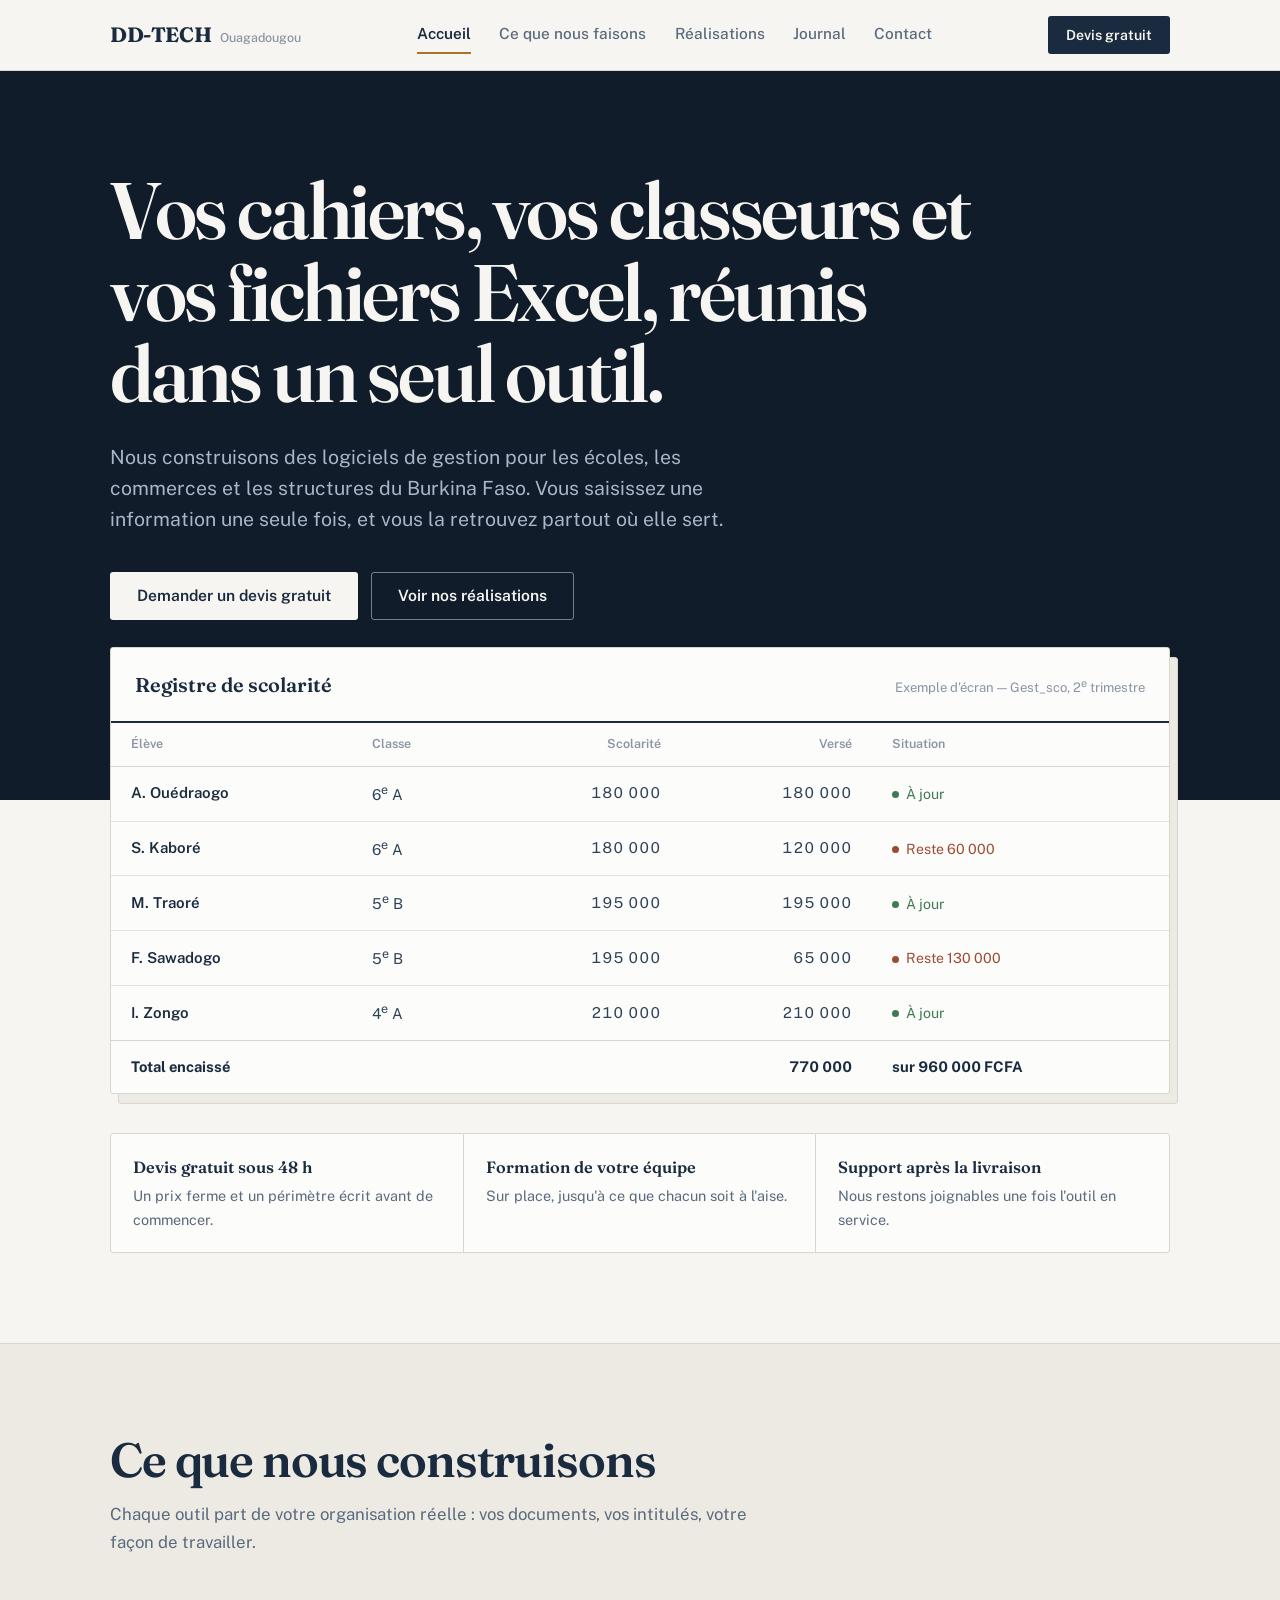
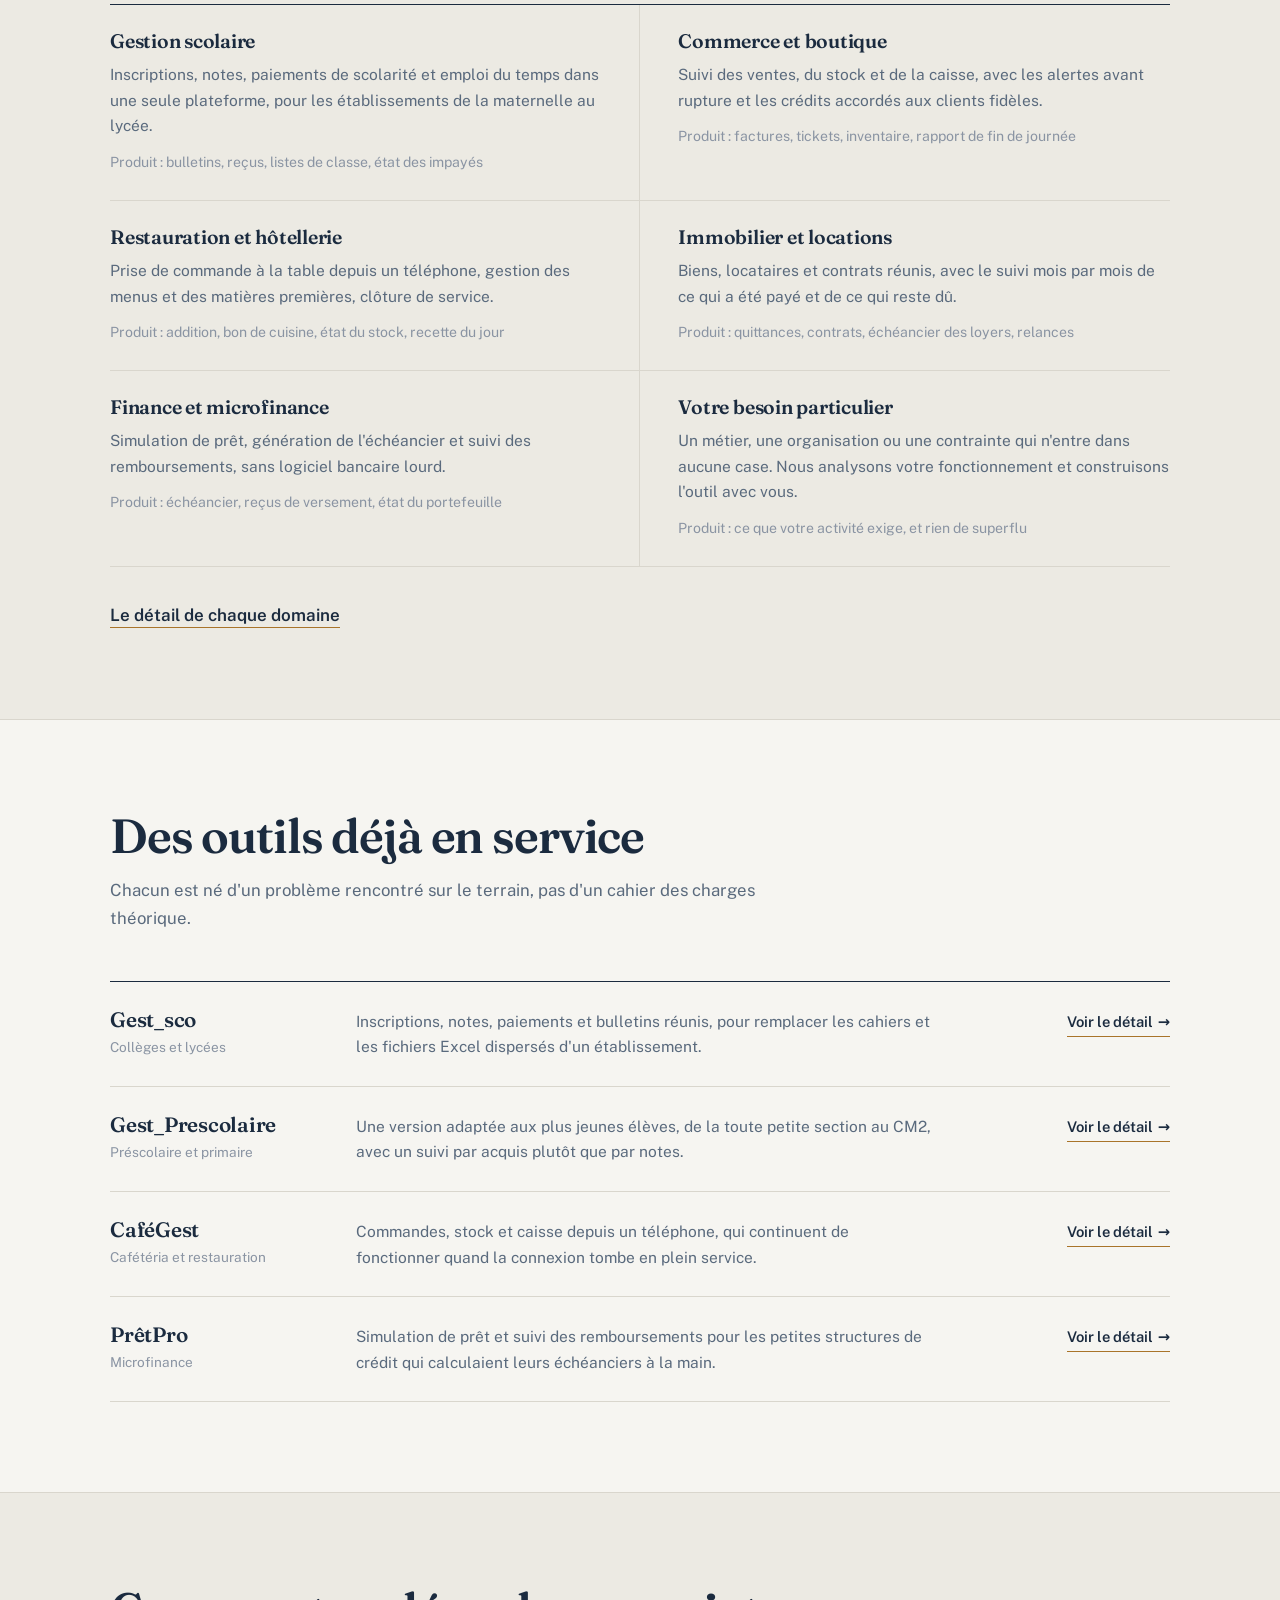
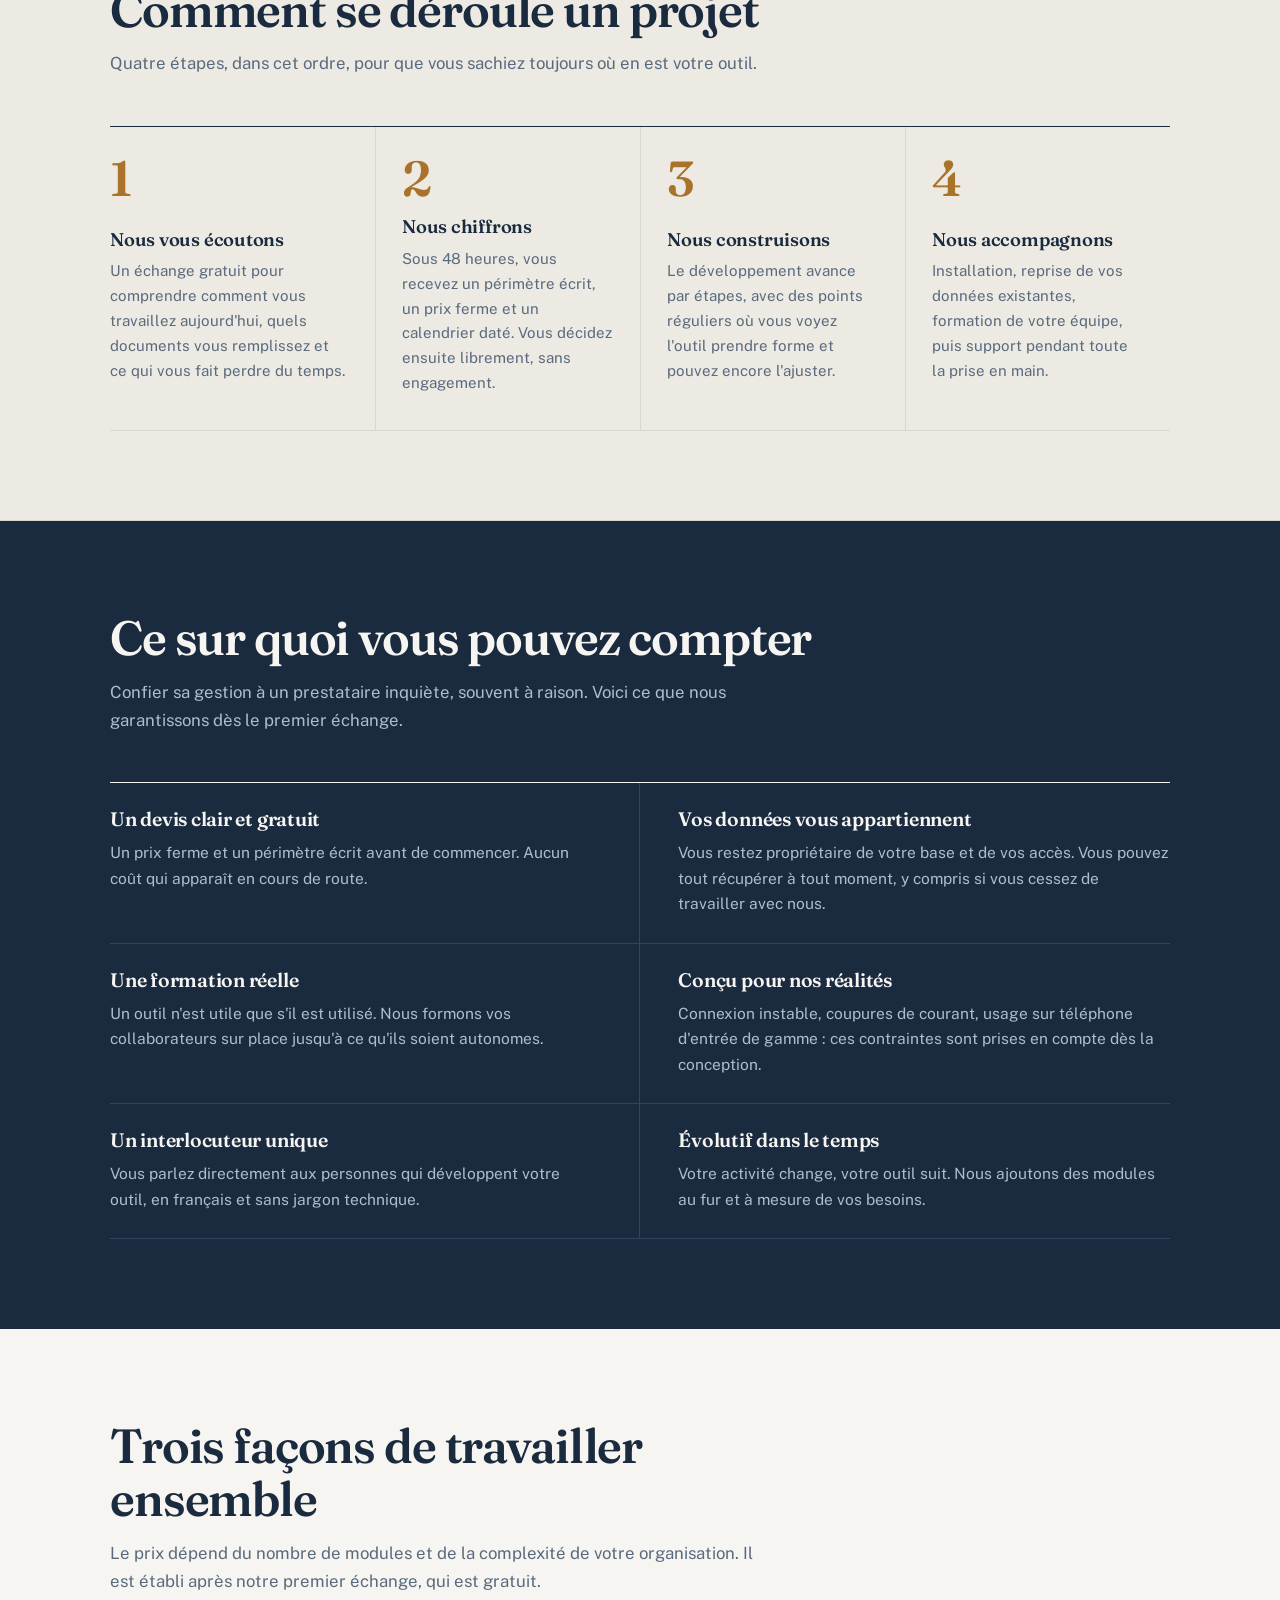
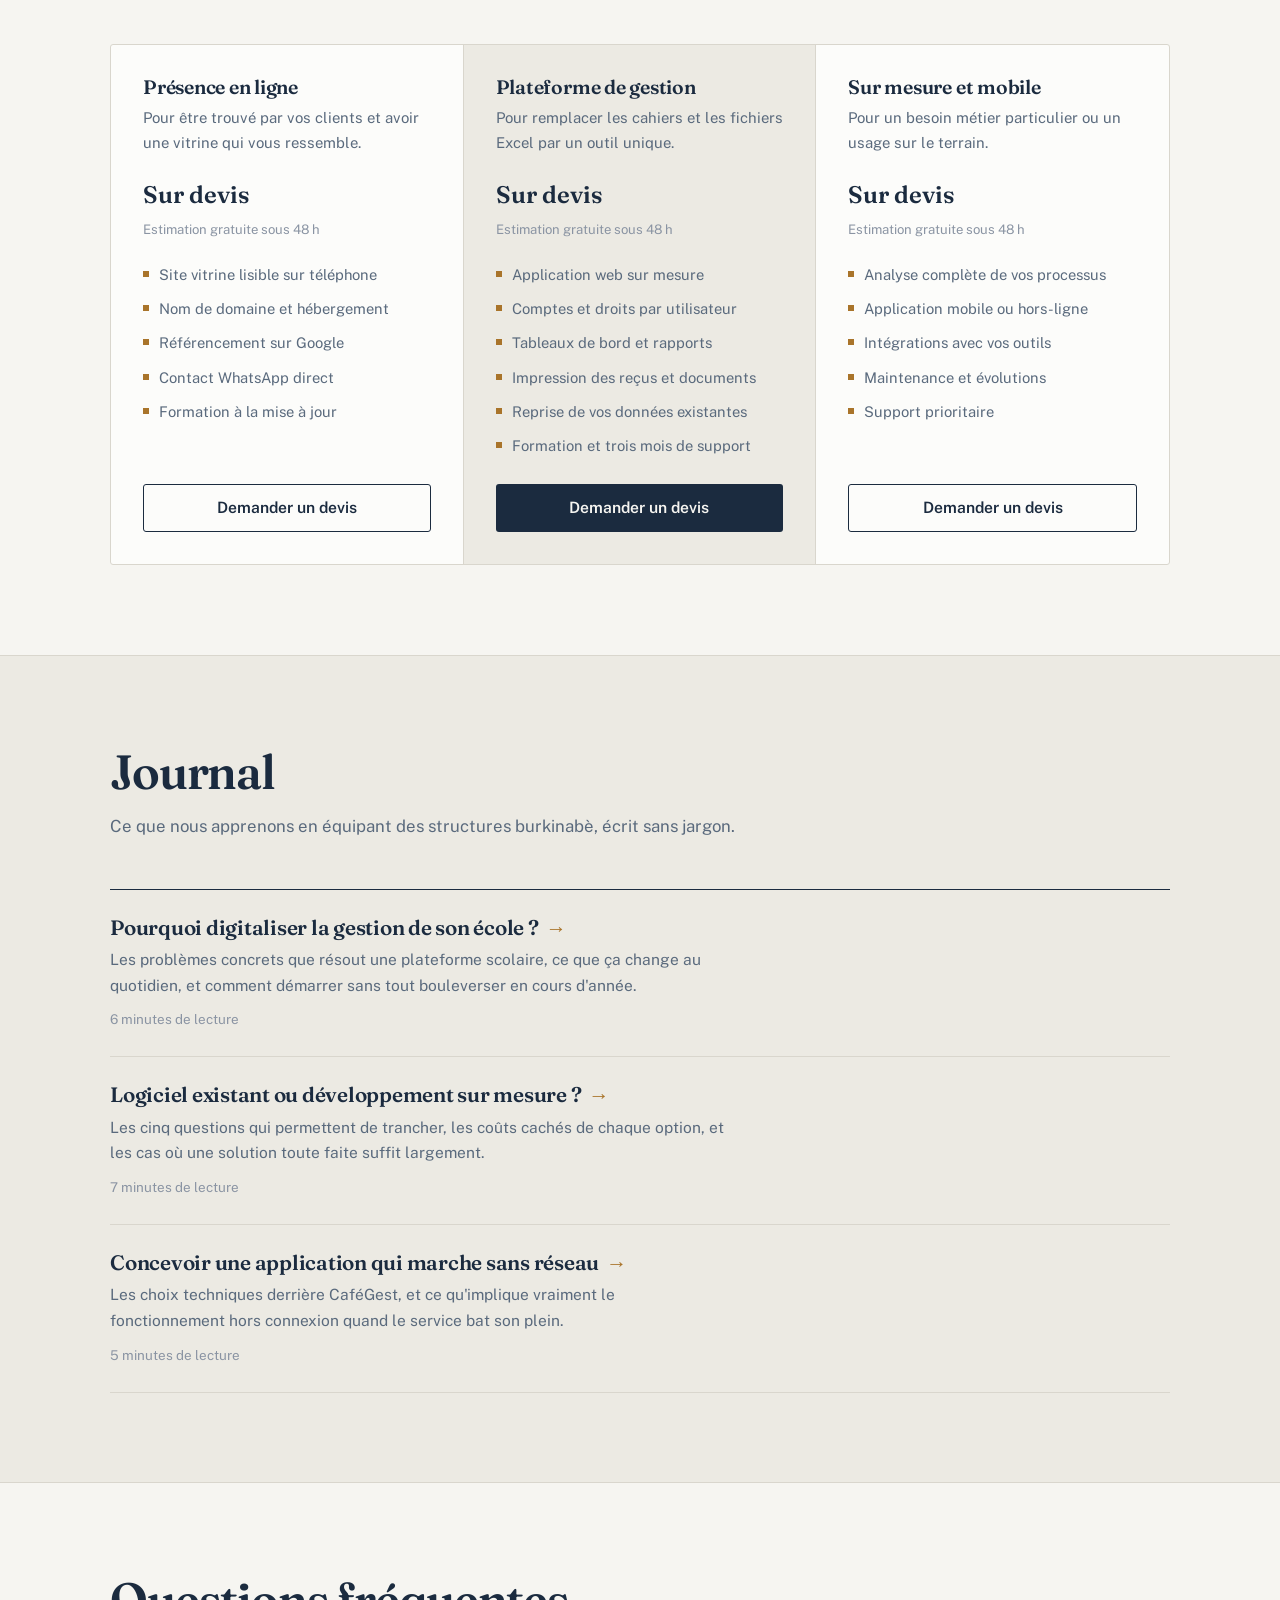
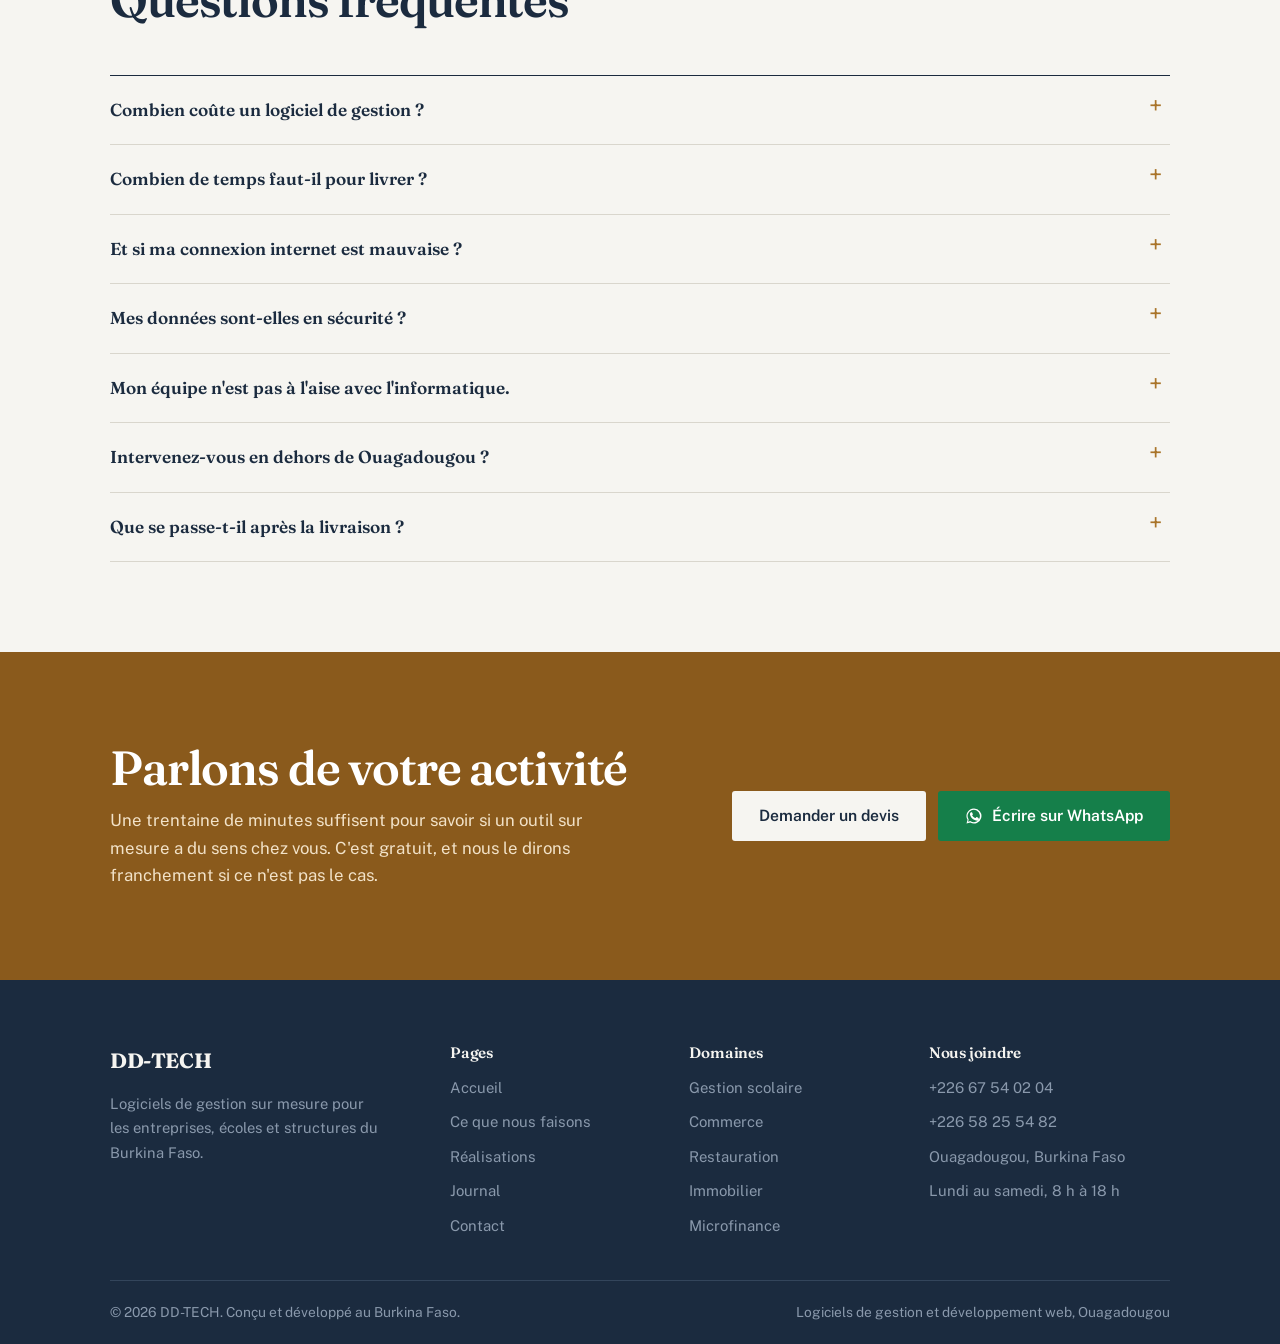
<file: index.html>
<!doctype html>
<html lang="fr">
<head>
<meta charset="UTF-8">
<meta name="viewport" content="width=device-width, initial-scale=1">
<title>DD-TECH — Logiciels de gestion sur mesure au Burkina Faso</title>
<meta name="description" content="DD-TECH conçoit des logiciels de gestion sur mesure pour les écoles, commerces, restaurants et structures de microfinance du Burkina Faso. Devis gratuit sous 48 h.">
<meta name="keywords" content="développement web Burkina Faso, logiciel de gestion Ouagadougou, gestion scolaire Burkina, application mobile Burkina Faso">
<meta name="author" content="DD-TECH">
<meta name="theme-color" content="#1B2B3F">
<link rel="canonical" href="https://dd-tech.bf/">

<meta property="og:type" content="website">
<meta property="og:locale" content="fr_FR">
<meta property="og:site_name" content="DD-TECH">
<meta property="og:title" content="DD-TECH — Logiciels de gestion sur mesure au Burkina Faso">
<meta property="og:description" content="Vos cahiers, vos classeurs et vos fichiers Excel, réunis dans un seul outil. Devis gratuit sous 48 h.">
<meta property="og:url" content="https://dd-tech.bf/">
<meta property="og:image" content="https://dd-tech.bf/og-image.png">
<meta name="twitter:card" content="summary_large_image">
<meta name="twitter:title" content="DD-TECH — Logiciels de gestion sur mesure au Burkina Faso">
<meta name="twitter:description" content="Vos cahiers, vos classeurs et vos fichiers Excel, réunis dans un seul outil.">
<meta name="twitter:image" content="https://dd-tech.bf/og-image.png">

<link rel="icon" href="favicon.svg" type="image/svg+xml">
<link rel="preconnect" href="https://fonts.googleapis.com">
<link rel="preconnect" href="https://fonts.gstatic.com" crossorigin>
<link href="https://fonts.googleapis.com/css2?family=Fraunces:opsz,wght@9..144,500;9..144,600;9..144,700&family=Public+Sans:wght@400;500;600;700&display=swap" rel="stylesheet">
<link rel="stylesheet" href="style.css">

<script type="application/ld+json">
{
  "@context": "https://schema.org",
  "@type": "ProfessionalService",
  "name": "DD-TECH",
  "description": "Conception de logiciels de gestion sur mesure au Burkina Faso.",
  "url": "https://dd-tech.bf/",
  "telephone": "+22667540204",
  "areaServed": { "@type": "Country", "name": "Burkina Faso" },
  "address": {
    "@type": "PostalAddress",
    "addressLocality": "Ouagadougou",
    "addressCountry": "BF"
  },
  "priceRange": "Sur devis",
  "openingHoursSpecification": {
    "@type": "OpeningHoursSpecification",
    "dayOfWeek": ["Monday","Tuesday","Wednesday","Thursday","Friday","Saturday"],
    "opens": "08:00",
    "closes": "18:00"
  }
}
</script>
</head>
<body>

<a href="#main" class="skip-link">Aller au contenu</a>

<header class="site-header">
  <div class="wrap">
    <a href="index.html" class="brand" aria-label="DD-TECH, accueil">
      <span class="brand-name">DD-TECH</span>
      <span class="brand-place">Ouagadougou</span>
    </a>
    <nav class="nav-links" id="nav-menu" aria-label="Navigation principale">
      <a href="index.html" class="active">Accueil</a>
      <a href="services.html">Ce que nous faisons</a>
      <a href="portfolio.html">Réalisations</a>
      <a href="blog.html">Journal</a>
      <a href="contact.html">Contact</a>
    </nav>
    <button class="nav-toggle" aria-label="Ouvrir le menu" aria-expanded="false" aria-controls="nav-menu"><i></i></button>
    <div class="nav-cta">
      <a class="btn btn-ink btn-sm" href="contact.html">Devis gratuit</a>
    </div>
  </div>
</header>

<main id="main">

<!-- ====================== BANNIÈRE ====================== -->
<section class="hero">
  <div class="wrap">
    <h1>Vos cahiers, vos classeurs et vos fichiers Excel, réunis dans un seul outil.</h1>
    <p class="lead">Nous construisons des logiciels de gestion pour les écoles, les commerces et les structures du Burkina Faso. Vous saisissez une information une seule fois, et vous la retrouvez partout où elle sert.</p>
    <div class="hero-actions">
      <a href="contact.html" class="btn btn-paper btn-lg">Demander un devis gratuit</a>
      <a href="portfolio.html" class="btn btn-line-paper btn-lg">Voir nos réalisations</a>
    </div>
  </div>
</section>

<section class="hero-suite">
  <div class="wrap">
    <div class="register-wrap">
      <div class="register">
        <div class="register-head">
          <span class="register-title">Registre de scolarité</span>
          <span class="register-note">Exemple d'écran — Gest_sco, 2<sup>e</sup> trimestre</span>
        </div>
        <table class="reg">
          <thead>
            <tr>
              <th scope="col">Élève</th>
              <th scope="col">Classe</th>
              <th scope="col" class="num">Scolarité</th>
              <th scope="col" class="num">Versé</th>
              <th scope="col">Situation</th>
            </tr>
          </thead>
          <tbody>
            <tr>
              <td class="nom">A. Ouédraogo</td><td>6<sup>e</sup> A</td>
              <td class="num">180&nbsp;000</td><td class="num">180&nbsp;000</td>
              <td><span class="statut statut-ok">À jour</span></td>
            </tr>
            <tr>
              <td class="nom">S. Kaboré</td><td>6<sup>e</sup> A</td>
              <td class="num">180&nbsp;000</td><td class="num">120&nbsp;000</td>
              <td><span class="statut statut-du">Reste 60&nbsp;000</span></td>
            </tr>
            <tr>
              <td class="nom">M. Traoré</td><td>5<sup>e</sup> B</td>
              <td class="num">195&nbsp;000</td><td class="num">195&nbsp;000</td>
              <td><span class="statut statut-ok">À jour</span></td>
            </tr>
            <tr>
              <td class="nom">F. Sawadogo</td><td>5<sup>e</sup> B</td>
              <td class="num">195&nbsp;000</td><td class="num">65&nbsp;000</td>
              <td><span class="statut statut-du">Reste 130&nbsp;000</span></td>
            </tr>
            <tr>
              <td class="nom">I. Zongo</td><td>4<sup>e</sup> A</td>
              <td class="num">210&nbsp;000</td><td class="num">210&nbsp;000</td>
              <td><span class="statut statut-ok">À jour</span></td>
            </tr>
          </tbody>
          <tfoot>
            <tr>
              <td>Total encaissé<span class="ctx-mob">770&nbsp;000 encaissés sur 960&nbsp;000 FCFA</span></td>
              <td></td>
              <td></td>
              <td class="num">770&nbsp;000</td>
              <td><span class="ctx-bur">sur 960&nbsp;000 FCFA</span></td>
            </tr>
          </tfoot>
        </table>
      </div>
    </div>

    <div class="strip">
      <div><b>Devis gratuit sous 48 h</b><span>Un prix ferme et un périmètre écrit avant de commencer.</span></div>
      <div><b>Formation de votre équipe</b><span>Sur place, jusqu'à ce que chacun soit à l'aise.</span></div>
      <div><b>Support après la livraison</b><span>Nous restons joignables une fois l'outil en service.</span></div>
    </div>
  </div>
</section>

<!-- ====================== CE QUE NOUS CONSTRUISONS ====================== -->
<section class="section band-paper">
  <div class="wrap">
    <div class="section-head">
      <h2>Ce que nous construisons</h2>
      <p>Chaque outil part de votre organisation réelle : vos documents, vos intitulés, votre façon de travailler.</p>
    </div>

    <div class="ruled">
      <div class="row">
        <h3>Gestion scolaire</h3>
        <p>Inscriptions, notes, paiements de scolarité et emploi du temps dans une seule plateforme, pour les établissements de la maternelle au lycée.</p>
        <p class="outputs">Produit : bulletins, reçus, listes de classe, état des impayés</p>
      </div>
      <div class="row">
        <h3>Commerce et boutique</h3>
        <p>Suivi des ventes, du stock et de la caisse, avec les alertes avant rupture et les crédits accordés aux clients fidèles.</p>
        <p class="outputs">Produit : factures, tickets, inventaire, rapport de fin de journée</p>
      </div>
      <div class="row">
        <h3>Restauration et hôtellerie</h3>
        <p>Prise de commande à la table depuis un téléphone, gestion des menus et des matières premières, clôture de service.</p>
        <p class="outputs">Produit : addition, bon de cuisine, état du stock, recette du jour</p>
      </div>
      <div class="row">
        <h3>Immobilier et locations</h3>
        <p>Biens, locataires et contrats réunis, avec le suivi mois par mois de ce qui a été payé et de ce qui reste dû.</p>
        <p class="outputs">Produit : quittances, contrats, échéancier des loyers, relances</p>
      </div>
      <div class="row">
        <h3>Finance et microfinance</h3>
        <p>Simulation de prêt, génération de l'échéancier et suivi des remboursements, sans logiciel bancaire lourd.</p>
        <p class="outputs">Produit : échéancier, reçus de versement, état du portefeuille</p>
      </div>
      <div class="row">
        <h3>Votre besoin particulier</h3>
        <p>Un métier, une organisation ou une contrainte qui n'entre dans aucune case. Nous analysons votre fonctionnement et construisons l'outil avec vous.</p>
        <p class="outputs">Produit : ce que votre activité exige, et rien de superflu</p>
      </div>
    </div>

    <p style="margin-top:34px;"><a href="services.html" class="link-ink">Le détail de chaque domaine</a></p>
  </div>
</section>

<!-- ====================== RÉALISATIONS ====================== -->
<section class="section">
  <div class="wrap">
    <div class="section-head">
      <h2>Des outils déjà en service</h2>
      <p>Chacun est né d'un problème rencontré sur le terrain, pas d'un cahier des charges théorique.</p>
    </div>

    <div class="works">
      <article class="work">
        <div>
          <h3>Gest_sco</h3>
          <p class="secteur">Collèges et lycées</p>
        </div>
        <p>Inscriptions, notes, paiements et bulletins réunis, pour remplacer les cahiers et les fichiers Excel dispersés d'un établissement.</p>
        <a href="portfolio.html" class="go">Voir le détail</a>
      </article>

      <article class="work">
        <div>
          <h3>Gest_Prescolaire</h3>
          <p class="secteur">Préscolaire et primaire</p>
        </div>
        <p>Une version adaptée aux plus jeunes élèves, de la toute petite section au CM2, avec un suivi par acquis plutôt que par notes.</p>
        <a href="portfolio.html" class="go">Voir le détail</a>
      </article>

      <article class="work">
        <div>
          <h3>CaféGest</h3>
          <p class="secteur">Cafétéria et restauration</p>
        </div>
        <p>Commandes, stock et caisse depuis un téléphone, qui continuent de fonctionner quand la connexion tombe en plein service.</p>
        <a href="portfolio.html" class="go">Voir le détail</a>
      </article>

      <article class="work">
        <div>
          <h3>PrêtPro</h3>
          <p class="secteur">Microfinance</p>
        </div>
        <p>Simulation de prêt et suivi des remboursements pour les petites structures de crédit qui calculaient leurs échéanciers à la main.</p>
        <a href="portfolio.html" class="go">Voir le détail</a>
      </article>
    </div>
  </div>
</section>

<!-- ====================== MÉTHODE ====================== -->
<section class="section band-paper">
  <div class="wrap">
    <div class="section-head">
      <h2>Comment se déroule un projet</h2>
      <p>Quatre étapes, dans cet ordre, pour que vous sachiez toujours où en est votre outil.</p>
    </div>

    <div class="steps">
      <div class="step">
        <span class="n">1</span>
        <div>
          <h4>Nous vous écoutons</h4>
          <p>Un échange gratuit pour comprendre comment vous travaillez aujourd'hui, quels documents vous remplissez et ce qui vous fait perdre du temps.</p>
        </div>
      </div>
      <div class="step">
        <span class="n">2</span>
        <div>
          <h4>Nous chiffrons</h4>
          <p>Sous 48 heures, vous recevez un périmètre écrit, un prix ferme et un calendrier daté. Vous décidez ensuite librement, sans engagement.</p>
        </div>
      </div>
      <div class="step">
        <span class="n">3</span>
        <div>
          <h4>Nous construisons</h4>
          <p>Le développement avance par étapes, avec des points réguliers où vous voyez l'outil prendre forme et pouvez encore l'ajuster.</p>
        </div>
      </div>
      <div class="step">
        <span class="n">4</span>
        <div>
          <h4>Nous accompagnons</h4>
          <p>Installation, reprise de vos données existantes, formation de votre équipe, puis support pendant toute la prise en main.</p>
        </div>
      </div>
    </div>
  </div>
</section>

<!-- ====================== ENGAGEMENTS ====================== -->
<section class="section band-ink">
  <div class="wrap">
    <div class="section-head">
      <h2>Ce sur quoi vous pouvez compter</h2>
      <p>Confier sa gestion à un prestataire inquiète, souvent à raison. Voici ce que nous garantissons dès le premier échange.</p>
    </div>

    <div class="ruled">
      <div class="row">
        <h3>Un devis clair et gratuit</h3>
        <p>Un prix ferme et un périmètre écrit avant de commencer. Aucun coût qui apparaît en cours de route.</p>
      </div>
      <div class="row">
        <h3>Vos données vous appartiennent</h3>
        <p>Vous restez propriétaire de votre base et de vos accès. Vous pouvez tout récupérer à tout moment, y compris si vous cessez de travailler avec nous.</p>
      </div>
      <div class="row">
        <h3>Une formation réelle</h3>
        <p>Un outil n'est utile que s'il est utilisé. Nous formons vos collaborateurs sur place jusqu'à ce qu'ils soient autonomes.</p>
      </div>
      <div class="row">
        <h3>Conçu pour nos réalités</h3>
        <p>Connexion instable, coupures de courant, usage sur téléphone d'entrée de gamme : ces contraintes sont prises en compte dès la conception.</p>
      </div>
      <div class="row">
        <h3>Un interlocuteur unique</h3>
        <p>Vous parlez directement aux personnes qui développent votre outil, en français et sans jargon technique.</p>
      </div>
      <div class="row">
        <h3>Évolutif dans le temps</h3>
        <p>Votre activité change, votre outil suit. Nous ajoutons des modules au fur et à mesure de vos besoins.</p>
      </div>
    </div>
  </div>
</section>

<!-- ====================== FORMULES ====================== -->
<section class="section">
  <div class="wrap">
    <div class="section-head">
      <h2>Trois façons de travailler ensemble</h2>
      <p>Le prix dépend du nombre de modules et de la complexité de votre organisation. Il est établi après notre premier échange, qui est gratuit.</p>
    </div>

    <div class="plans">
      <div class="plan">
        <h3>Présence en ligne</h3>
        <p class="pitch">Pour être trouvé par vos clients et avoir une vitrine qui vous ressemble.</p>
        <div class="price">Sur devis</div>
        <p class="price-note">Estimation gratuite sous 48 h</p>
        <ul>
          <li>Site vitrine lisible sur téléphone</li>
          <li>Nom de domaine et hébergement</li>
          <li>Référencement sur Google</li>
          <li>Contact WhatsApp direct</li>
          <li>Formation à la mise à jour</li>
        </ul>
        <a href="contact.html" class="btn btn-line btn-block">Demander un devis</a>
      </div>

      <div class="plan plan-mark">
        <h3>Plateforme de gestion</h3>
        <p class="pitch">Pour remplacer les cahiers et les fichiers Excel par un outil unique.</p>
        <div class="price">Sur devis</div>
        <p class="price-note">Estimation gratuite sous 48 h</p>
        <ul>
          <li>Application web sur mesure</li>
          <li>Comptes et droits par utilisateur</li>
          <li>Tableaux de bord et rapports</li>
          <li>Impression des reçus et documents</li>
          <li>Reprise de vos données existantes</li>
          <li>Formation et trois mois de support</li>
        </ul>
        <a href="contact.html" class="btn btn-ink btn-block">Demander un devis</a>
      </div>

      <div class="plan">
        <h3>Sur mesure et mobile</h3>
        <p class="pitch">Pour un besoin métier particulier ou un usage sur le terrain.</p>
        <div class="price">Sur devis</div>
        <p class="price-note">Estimation gratuite sous 48 h</p>
        <ul>
          <li>Analyse complète de vos processus</li>
          <li>Application mobile ou hors-ligne</li>
          <li>Intégrations avec vos outils</li>
          <li>Maintenance et évolutions</li>
          <li>Support prioritaire</li>
        </ul>
        <a href="contact.html" class="btn btn-line btn-block">Demander un devis</a>
      </div>
    </div>
  </div>
</section>

<!-- ====================== JOURNAL ====================== -->
<section class="section band-paper">
  <div class="wrap">
    <div class="section-head">
      <h2>Journal</h2>
      <p>Ce que nous apprenons en équipant des structures burkinabè, écrit sans jargon.</p>
    </div>

    <div class="posts">
      <a class="post" href="blog/pourquoi-digitaliser-son-ecole.html">
        <h3>Pourquoi digitaliser la gestion de son école ?</h3>
        <p>Les problèmes concrets que résout une plateforme scolaire, ce que ça change au quotidien, et comment démarrer sans tout bouleverser en cours d'année.</p>
        <p class="temps">6 minutes de lecture</p>
      </a>
      <a class="post" href="blog/choisir-application-sur-mesure.html">
        <h3>Logiciel existant ou développement sur mesure ?</h3>
        <p>Les cinq questions qui permettent de trancher, les coûts cachés de chaque option, et les cas où une solution toute faite suffit largement.</p>
        <p class="temps">7 minutes de lecture</p>
      </a>
      <a class="post" href="blog/dd-tech-cafegest.html">
        <h3>Concevoir une application qui marche sans réseau</h3>
        <p>Les choix techniques derrière CaféGest, et ce qu'implique vraiment le fonctionnement hors connexion quand le service bat son plein.</p>
        <p class="temps">5 minutes de lecture</p>
      </a>
    </div>
  </div>
</section>

<!-- ====================== QUESTIONS ====================== -->
<section class="section">
  <div class="wrap">
    <div class="section-head">
      <h2>Questions fréquentes</h2>
    </div>

    <div class="qa">
      <details>
        <summary>Combien coûte un logiciel de gestion ?</summary>
        <div class="answer"><p>Le tarif dépend du nombre de modules et de la complexité de votre organisation. Une plateforme scolaire simple ne demande pas le même travail qu'un outil multi-sites. Nous établissons un devis précis et gratuit après un premier échange d'une trentaine de minutes, sans engagement de votre part.</p></div>
      </details>
      <details>
        <summary>Combien de temps faut-il pour livrer ?</summary>
        <div class="answer"><p>Un site vitrine se réalise en une à deux semaines. Une plateforme de gestion complète demande plutôt quatre à huit semaines, selon les modules retenus. Le calendrier est daté dans le devis, et vous voyez l'avancement à chaque étape.</p></div>
      </details>
      <details>
        <summary>Et si ma connexion internet est mauvaise ?</summary>
        <div class="answer"><p>C'est une contrainte que nous intégrons dès la conception. Nos applications continuent de fonctionner sans réseau : vous saisissez normalement, et les données se synchronisent dès que la connexion revient. Certaines solutions peuvent aussi être installées en local, sur votre propre machine.</p></div>
      </details>
      <details>
        <summary>Mes données sont-elles en sécurité ?</summary>
        <div class="answer"><p>Chaque utilisateur a son compte et des droits limités à ce qui le concerne. Les données sont sauvegardées régulièrement et vous en restez propriétaire : vous pouvez les exporter et les récupérer à tout moment.</p></div>
      </details>
      <details>
        <summary>Mon équipe n'est pas à l'aise avec l'informatique.</summary>
        <div class="answer"><p>C'est le cas de la plupart de nos clients, et cela guide toute notre conception : peu de boutons, un vocabulaire clair en français, des écrans simples qui reprennent vos documents actuels. Nous formons ensuite vos collaborateurs sur place et restons joignables pour leurs questions.</p></div>
      </details>
      <details>
        <summary>Intervenez-vous en dehors de Ouagadougou ?</summary>
        <div class="answer"><p>Oui. Nous sommes basés à Ouagadougou et travaillons avec des structures partout au Burkina Faso. Les échanges se font par téléphone et WhatsApp, et nous nous déplaçons pour l'installation et la formation lorsque le projet le demande.</p></div>
      </details>
      <details>
        <summary>Que se passe-t-il après la livraison ?</summary>
        <div class="answer"><p>Une période de support est incluse pour corriger tout souci et répondre à vos questions. Au-delà, nous proposons un accompagnement continu pour la maintenance, les sauvegardes et l'ajout de fonctionnalités quand votre activité évolue.</p></div>
      </details>
    </div>
  </div>
</section>

<!-- ====================== APPEL ====================== -->
<section class="section band-ochre">
  <div class="wrap">
    <div class="cta">
      <div>
        <h2>Parlons de votre activité</h2>
        <p>Une trentaine de minutes suffisent pour savoir si un outil sur mesure a du sens chez vous. C'est gratuit, et nous le dirons franchement si ce n'est pas le cas.</p>
      </div>
      <div class="cta-actions">
        <a href="contact.html" class="btn btn-paper">Demander un devis</a>
        <a href="https://wa.me/22667540204?text=Bonjour%20DD-TECH%2C%20je%20souhaite%20discuter%20d%27un%20projet." target="_blank" rel="noopener" class="btn btn-wa">
          <svg viewBox="0 0 24 24" fill="currentColor" aria-hidden="true"><path d="M17.5 14.4c-.3-.2-1.7-.9-2-1-.3-.1-.4-.2-.6.1-.2.3-.7.9-.9 1.1-.2.2-.3.2-.6.1-1.6-.8-2.7-1.5-3.8-3.3-.3-.5.3-.5.8-1.5.1-.2 0-.3 0-.5s-.6-1.5-.9-2.1c-.2-.5-.4-.4-.6-.4h-.5c-.2 0-.5.1-.8.4-.3.3-1 1-1 2.5s1.1 2.9 1.2 3.1c.1.2 2.1 3.2 5.1 4.5 1.9.8 2.6.9 3.5.7.6-.1 1.7-.7 1.9-1.4.2-.7.2-1.2.2-1.4-.1-.1-.3-.2-.6-.4M12 2a10 10 0 0 0-8.6 15.1L2 22l5-1.3A10 10 0 1 0 12 2m0 18.2c-1.6 0-3.2-.5-4.6-1.3l-.3-.2-3 .8.8-2.9-.2-.3A8.2 8.2 0 1 1 12 20.2"/></svg>
          Écrire sur WhatsApp
        </a>
      </div>
    </div>
  </div>
</section>

</main>

<footer>
  <div class="wrap">
    <div class="foot-grid">
      <div class="foot-brand">
        <span class="brand-name">DD-TECH</span>
        <p>Logiciels de gestion sur mesure pour les entreprises, écoles et structures du Burkina Faso.</p>
      </div>
      <div class="foot-col">
        <h4>Pages</h4>
        <ul>
          <li><a href="index.html">Accueil</a></li>
          <li><a href="services.html">Ce que nous faisons</a></li>
          <li><a href="portfolio.html">Réalisations</a></li>
          <li><a href="blog.html">Journal</a></li>
          <li><a href="contact.html">Contact</a></li>
        </ul>
      </div>
      <div class="foot-col">
        <h4>Domaines</h4>
        <ul>
          <li><a href="services.html#scolaire">Gestion scolaire</a></li>
          <li><a href="services.html#commerce">Commerce</a></li>
          <li><a href="services.html#restauration">Restauration</a></li>
          <li><a href="services.html#immobilier">Immobilier</a></li>
          <li><a href="services.html#finance">Microfinance</a></li>
        </ul>
      </div>
      <div class="foot-col">
        <h4>Nous joindre</h4>
        <ul>
          <li><a href="tel:+22667540204">+226 67 54 02 04</a></li>
          <li><a href="tel:+22658255482">+226 58 25 54 82</a></li>
          <li>Ouagadougou, Burkina Faso</li>
          <li>Lundi au samedi, 8 h à 18 h</li>
        </ul>
      </div>
    </div>
    <div class="foot-bottom">
      <span>© <span class="year">2026</span> DD-TECH. Conçu et développé au Burkina Faso.</span>
      <span>Logiciels de gestion et développement web, Ouagadougou</span>
    </div>
  </div>
</footer>

<a class="wa-float" href="https://wa.me/22667540204?text=Bonjour%20DD-TECH%2C%20je%20souhaite%20discuter%20d%27un%20projet." target="_blank" rel="noopener" aria-label="Nous écrire sur WhatsApp">
  <svg viewBox="0 0 24 24" fill="currentColor" aria-hidden="true"><path d="M17.5 14.4c-.3-.2-1.7-.9-2-1-.3-.1-.4-.2-.6.1-.2.3-.7.9-.9 1.1-.2.2-.3.2-.6.1-1.6-.8-2.7-1.5-3.8-3.3-.3-.5.3-.5.8-1.5.1-.2 0-.3 0-.5s-.6-1.5-.9-2.1c-.2-.5-.4-.4-.6-.4h-.5c-.2 0-.5.1-.8.4-.3.3-1 1-1 2.5s1.1 2.9 1.2 3.1c.1.2 2.1 3.2 5.1 4.5 1.9.8 2.6.9 3.5.7.6-.1 1.7-.7 1.9-1.4.2-.7.2-1.2.2-1.4-.1-.1-.3-.2-.6-.4M12 2a10 10 0 0 0-8.6 15.1L2 22l5-1.3A10 10 0 1 0 12 2m0 18.2c-1.6 0-3.2-.5-4.6-1.3l-.3-.2-3 .8.8-2.9-.2-.3A8.2 8.2 0 1 1 12 20.2"/></svg>
  <span>Écrivez-nous</span>
</a>

<script src="script.js"></script>
</body>
</html>
</file>
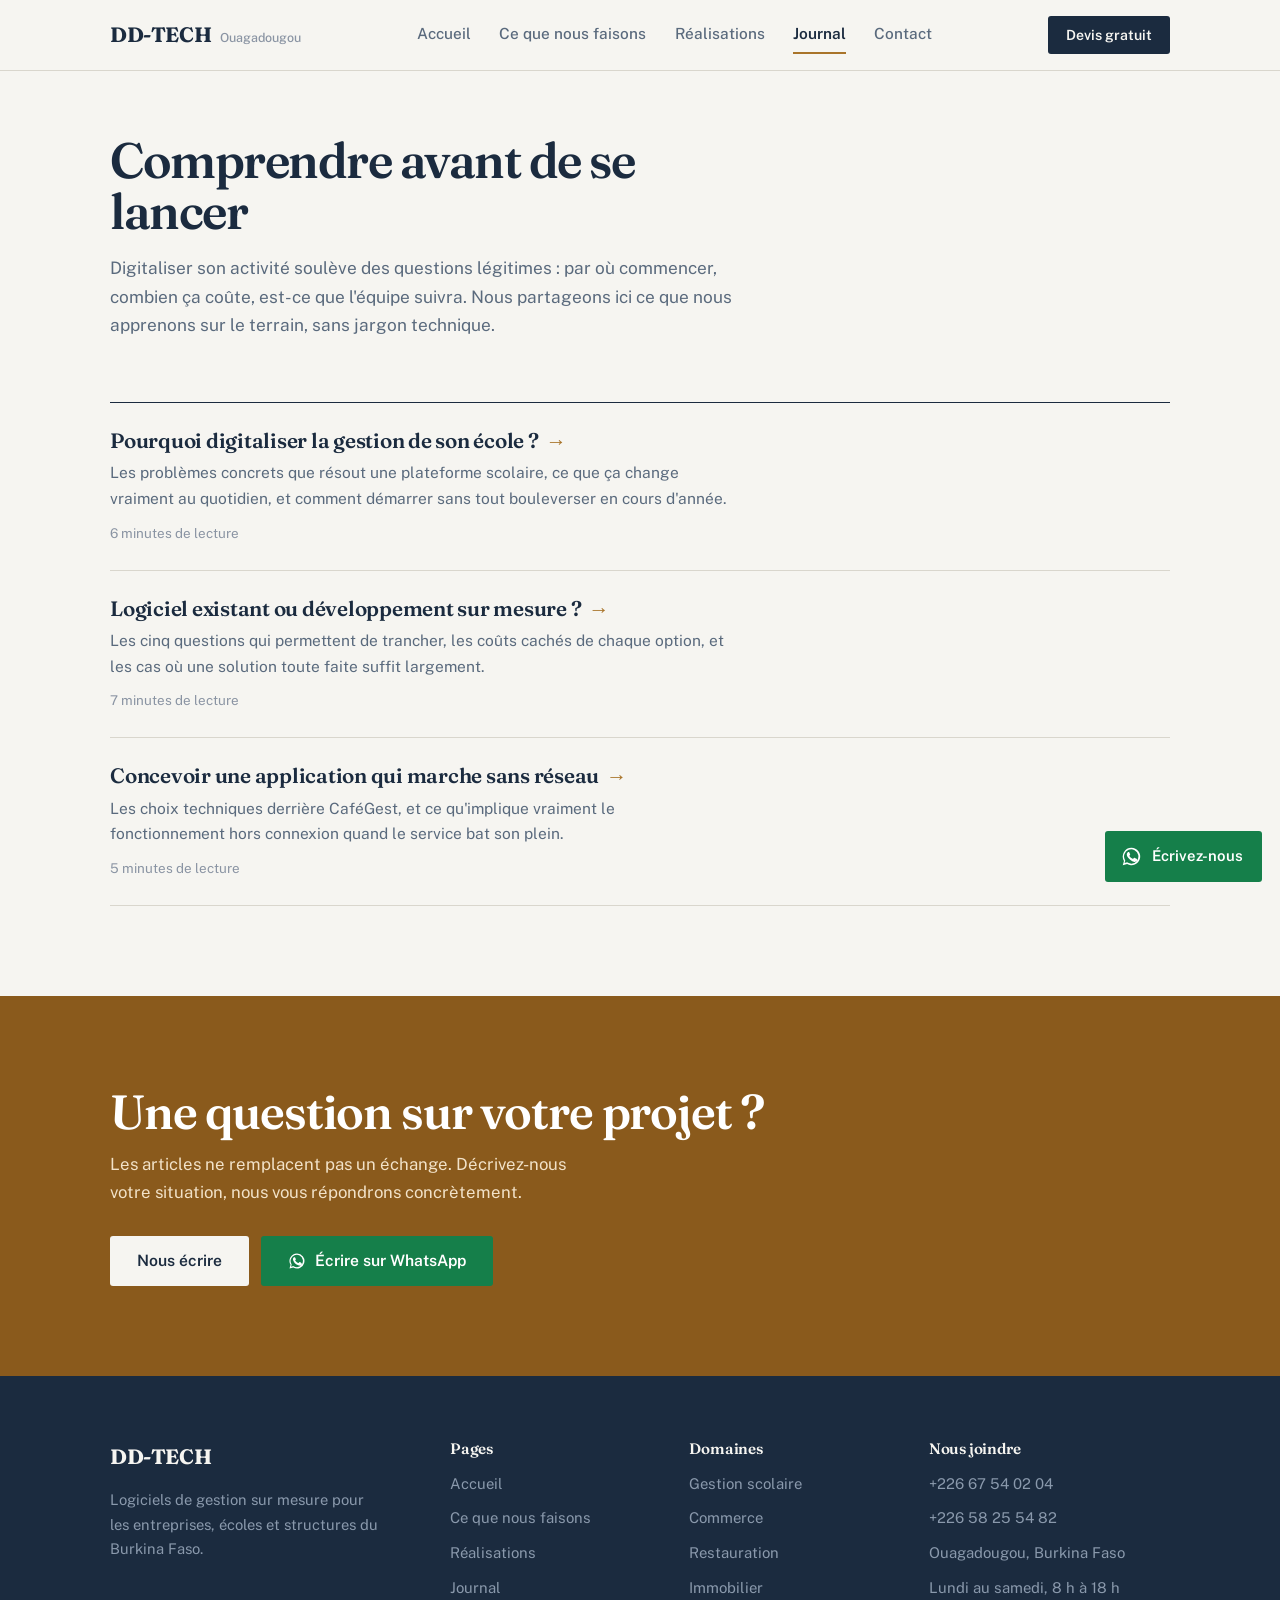
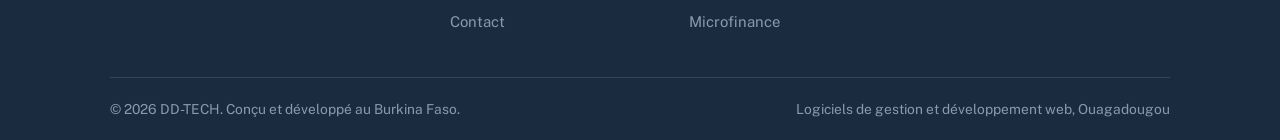
<file: blog.html>
<!doctype html>
<html lang="fr">
<head>
<meta charset="UTF-8">
<meta name="viewport" content="width=device-width, initial-scale=1">
<title>Journal — DD-TECH</title>
<meta name="description" content="Conseils pratiques et retours d'expérience sur la digitalisation des écoles, commerces et structures au Burkina Faso, par l'équipe DD-TECH.">
<meta name="theme-color" content="#1B2B3F">
<link rel="canonical" href="https://dd-tech.bf/blog.html">

<meta property="og:type" content="website">
<meta property="og:locale" content="fr_FR">
<meta property="og:site_name" content="DD-TECH">
<meta property="og:title" content="Journal — DD-TECH">
<meta property="og:description" content="Ce que nous apprenons en équipant des structures burkinabè, écrit sans jargon.">
<meta property="og:url" content="https://dd-tech.bf/blog.html">
<meta property="og:image" content="https://dd-tech.bf/og-image.png">
<meta name="twitter:card" content="summary_large_image">

<link rel="icon" href="favicon.svg" type="image/svg+xml">
<link rel="preconnect" href="https://fonts.googleapis.com">
<link rel="preconnect" href="https://fonts.gstatic.com" crossorigin>
<link href="https://fonts.googleapis.com/css2?family=Fraunces:opsz,wght@9..144,500;9..144,600;9..144,700&family=Public+Sans:wght@400;500;600;700&display=swap" rel="stylesheet">
<link rel="stylesheet" href="style.css">
</head>
<body>

<a href="#main" class="skip-link">Aller au contenu</a>

<header class="site-header">
  <div class="wrap">
    <a href="index.html" class="brand" aria-label="DD-TECH, accueil">
      <span class="brand-name">DD-TECH</span>
      <span class="brand-place">Ouagadougou</span>
    </a>
    <nav class="nav-links" id="nav-menu" aria-label="Navigation principale">
      <a href="index.html">Accueil</a>
      <a href="services.html">Ce que nous faisons</a>
      <a href="portfolio.html">Réalisations</a>
      <a href="blog.html" class="active">Journal</a>
      <a href="contact.html">Contact</a>
    </nav>
    <button class="nav-toggle" aria-label="Ouvrir le menu" aria-expanded="false" aria-controls="nav-menu"><i></i></button>
    <div class="nav-cta">
      <a class="btn btn-ink btn-sm" href="contact.html">Devis gratuit</a>
    </div>
  </div>
</header>

<main id="main">

<section class="page-hero">
  <div class="wrap">
    <h1>Comprendre avant de se lancer</h1>
    <p>Digitaliser son activité soulève des questions légitimes : par où commencer, combien ça coûte, est-ce que l'équipe suivra. Nous partageons ici ce que nous apprenons sur le terrain, sans jargon technique.</p>
  </div>
</section>

<section class="section" style="padding-top:clamp(26px,3vw,40px);">
  <div class="wrap">
    <div class="posts">

      <a class="post" href="blog/pourquoi-digitaliser-son-ecole.html">
        <h3>Pourquoi digitaliser la gestion de son école ?</h3>
        <p>Les problèmes concrets que résout une plateforme scolaire, ce que ça change vraiment au quotidien, et comment démarrer sans tout bouleverser en cours d'année.</p>
        <p class="temps">6 minutes de lecture</p>
      </a>

      <a class="post" href="blog/choisir-application-sur-mesure.html">
        <h3>Logiciel existant ou développement sur mesure ?</h3>
        <p>Les cinq questions qui permettent de trancher, les coûts cachés de chaque option, et les cas où une solution toute faite suffit largement.</p>
        <p class="temps">7 minutes de lecture</p>
      </a>

      <a class="post" href="blog/dd-tech-cafegest.html">
        <h3>Concevoir une application qui marche sans réseau</h3>
        <p>Les choix techniques derrière CaféGest, et ce qu'implique vraiment le fonctionnement hors connexion quand le service bat son plein.</p>
        <p class="temps">5 minutes de lecture</p>
      </a>

    </div>
  </div>
</section>

<section class="section band-ochre">
  <div class="wrap">
    <div class="cta">
      <div>
        <h2>Une question sur votre projet ?</h2>
        <p>Les articles ne remplacent pas un échange. Décrivez-nous votre situation, nous vous répondrons concrètement.</p>
      </div>
      <div class="cta-actions">
        <a href="contact.html" class="btn btn-paper">Nous écrire</a>
        <a href="https://wa.me/22667540204?text=Bonjour%20DD-TECH%2C%20j%27ai%20une%20question%20sur%20mon%20projet." target="_blank" rel="noopener" class="btn btn-wa">
          <svg viewBox="0 0 24 24" fill="currentColor" aria-hidden="true"><path d="M17.5 14.4c-.3-.2-1.7-.9-2-1-.3-.1-.4-.2-.6.1-.2.3-.7.9-.9 1.1-.2.2-.3.2-.6.1-1.6-.8-2.7-1.5-3.8-3.3-.3-.5.3-.5.8-1.5.1-.2 0-.3 0-.5s-.6-1.5-.9-2.1c-.2-.5-.4-.4-.6-.4h-.5c-.2 0-.5.1-.8.4-.3.3-1 1-1 2.5s1.1 2.9 1.2 3.1c.1.2 2.1 3.2 5.1 4.5 1.9.8 2.6.9 3.5.7.6-.1 1.7-.7 1.9-1.4.2-.7.2-1.2.2-1.4-.1-.1-.3-.2-.6-.4M12 2a10 10 0 0 0-8.6 15.1L2 22l5-1.3A10 10 0 1 0 12 2m0 18.2c-1.6 0-3.2-.5-4.6-1.3l-.3-.2-3 .8.8-2.9-.2-.3A8.2 8.2 0 1 1 12 20.2"/></svg>
          Écrire sur WhatsApp
        </a>
      </div>
    </div>
  </div>
</section>

</main>

<footer>
  <div class="wrap">
    <div class="foot-grid">
      <div class="foot-brand">
        <span class="brand-name">DD-TECH</span>
        <p>Logiciels de gestion sur mesure pour les entreprises, écoles et structures du Burkina Faso.</p>
      </div>
      <div class="foot-col">
        <h4>Pages</h4>
        <ul>
          <li><a href="index.html">Accueil</a></li>
          <li><a href="services.html">Ce que nous faisons</a></li>
          <li><a href="portfolio.html">Réalisations</a></li>
          <li><a href="blog.html">Journal</a></li>
          <li><a href="contact.html">Contact</a></li>
        </ul>
      </div>
      <div class="foot-col">
        <h4>Domaines</h4>
        <ul>
          <li><a href="services.html#scolaire">Gestion scolaire</a></li>
          <li><a href="services.html#commerce">Commerce</a></li>
          <li><a href="services.html#restauration">Restauration</a></li>
          <li><a href="services.html#immobilier">Immobilier</a></li>
          <li><a href="services.html#finance">Microfinance</a></li>
        </ul>
      </div>
      <div class="foot-col">
        <h4>Nous joindre</h4>
        <ul>
          <li><a href="tel:+22667540204">+226 67 54 02 04</a></li>
          <li><a href="tel:+22658255482">+226 58 25 54 82</a></li>
          <li>Ouagadougou, Burkina Faso</li>
          <li>Lundi au samedi, 8 h à 18 h</li>
        </ul>
      </div>
    </div>
    <div class="foot-bottom">
      <span>© <span class="year">2026</span> DD-TECH. Conçu et développé au Burkina Faso.</span>
      <span>Logiciels de gestion et développement web, Ouagadougou</span>
    </div>
  </div>
</footer>

<a class="wa-float" href="https://wa.me/22667540204?text=Bonjour%20DD-TECH%2C%20je%20souhaite%20discuter%20d%27un%20projet." target="_blank" rel="noopener" aria-label="Nous écrire sur WhatsApp">
  <svg viewBox="0 0 24 24" fill="currentColor" aria-hidden="true"><path d="M17.5 14.4c-.3-.2-1.7-.9-2-1-.3-.1-.4-.2-.6.1-.2.3-.7.9-.9 1.1-.2.2-.3.2-.6.1-1.6-.8-2.7-1.5-3.8-3.3-.3-.5.3-.5.8-1.5.1-.2 0-.3 0-.5s-.6-1.5-.9-2.1c-.2-.5-.4-.4-.6-.4h-.5c-.2 0-.5.1-.8.4-.3.3-1 1-1 2.5s1.1 2.9 1.2 3.1c.1.2 2.1 3.2 5.1 4.5 1.9.8 2.6.9 3.5.7.6-.1 1.7-.7 1.9-1.4.2-.7.2-1.2.2-1.4-.1-.1-.3-.2-.6-.4M12 2a10 10 0 0 0-8.6 15.1L2 22l5-1.3A10 10 0 1 0 12 2m0 18.2c-1.6 0-3.2-.5-4.6-1.3l-.3-.2-3 .8.8-2.9-.2-.3A8.2 8.2 0 1 1 12 20.2"/></svg>
  <span>Écrivez-nous</span>
</a>

<script src="script.js"></script>
</body>
</html>
</file>
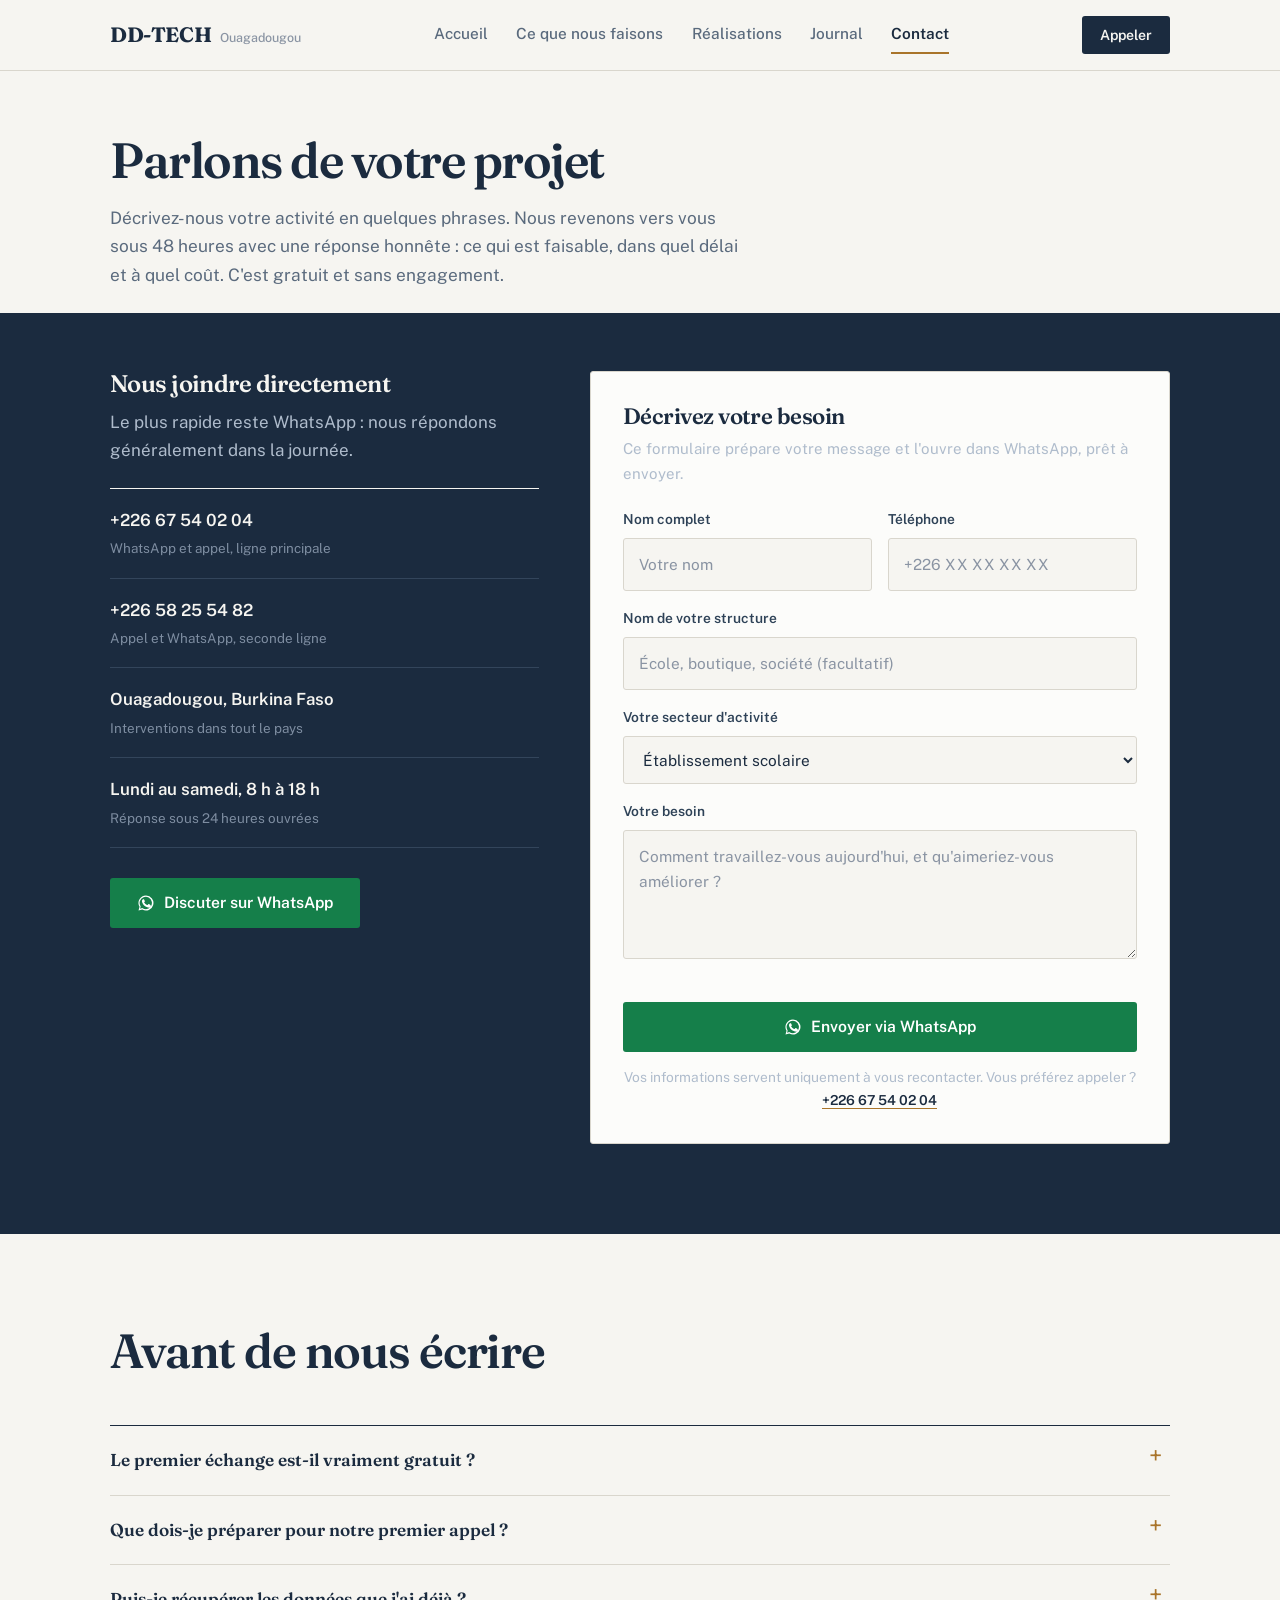
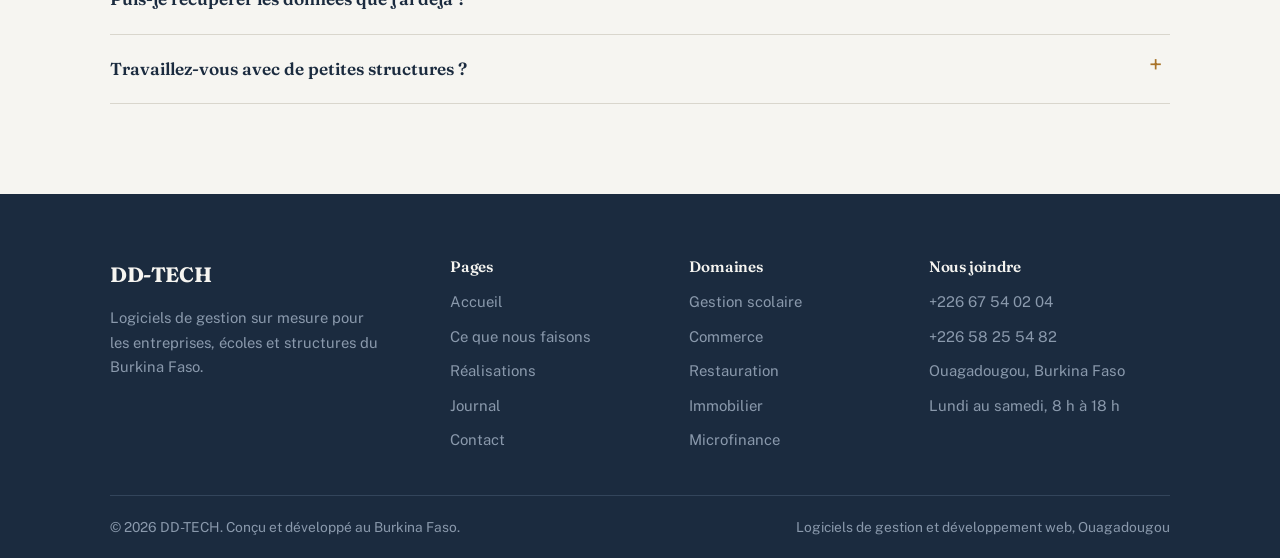
<file: contact.html>
<!doctype html>
<html lang="fr">
<head>
<meta charset="UTF-8">
<meta name="viewport" content="width=device-width, initial-scale=1">
<title>Contact — Devis gratuit sous 48 h | DD-TECH</title>
<meta name="description" content="Contactez DD-TECH par téléphone, WhatsApp ou via le formulaire pour discuter de votre projet. Devis gratuit sous 48 h, sans engagement.">
<meta name="theme-color" content="#1B2B3F">
<link rel="canonical" href="https://dd-tech.bf/contact.html">

<meta property="og:type" content="website">
<meta property="og:locale" content="fr_FR">
<meta property="og:site_name" content="DD-TECH">
<meta property="og:title" content="Contact — DD-TECH">
<meta property="og:description" content="Devis gratuit sous 48 h, sans engagement. Appelez-nous ou écrivez-nous sur WhatsApp.">
<meta property="og:url" content="https://dd-tech.bf/contact.html">
<meta property="og:image" content="https://dd-tech.bf/og-image.png">
<meta name="twitter:card" content="summary_large_image">

<link rel="icon" href="favicon.svg" type="image/svg+xml">
<link rel="preconnect" href="https://fonts.googleapis.com">
<link rel="preconnect" href="https://fonts.gstatic.com" crossorigin>
<link href="https://fonts.googleapis.com/css2?family=Fraunces:opsz,wght@9..144,500;9..144,600;9..144,700&family=Public+Sans:wght@400;500;600;700&display=swap" rel="stylesheet">
<link rel="stylesheet" href="style.css">
</head>
<body>

<a href="#main" class="skip-link">Aller au contenu</a>

<header class="site-header">
  <div class="wrap">
    <a href="index.html" class="brand" aria-label="DD-TECH, accueil">
      <span class="brand-name">DD-TECH</span>
      <span class="brand-place">Ouagadougou</span>
    </a>
    <nav class="nav-links" id="nav-menu" aria-label="Navigation principale">
      <a href="index.html">Accueil</a>
      <a href="services.html">Ce que nous faisons</a>
      <a href="portfolio.html">Réalisations</a>
      <a href="blog.html">Journal</a>
      <a href="contact.html" class="active">Contact</a>
    </nav>
    <button class="nav-toggle" aria-label="Ouvrir le menu" aria-expanded="false" aria-controls="nav-menu"><i></i></button>
    <div class="nav-cta">
      <a class="btn btn-ink btn-sm" href="tel:+22667540204">Appeler</a>
    </div>
  </div>
</header>

<main id="main">

<section class="page-hero">
  <div class="wrap">
    <h1>Parlons de votre projet</h1>
    <p>Décrivez-nous votre activité en quelques phrases. Nous revenons vers vous sous 48 heures avec une réponse honnête : ce qui est faisable, dans quel délai et à quel coût. C'est gratuit et sans engagement.</p>
  </div>
</section>

<section class="section band-ink" style="padding-top:clamp(36px,4.5vw,58px);">
  <div class="wrap contact-grid">

    <div>
      <h2 style="font-size:1.5rem; margin-bottom:10px;">Nous joindre directement</h2>
      <p style="margin-bottom:24px;">Le plus rapide reste WhatsApp : nous répondons généralement dans la journée.</p>

      <div class="coords">
        <div class="coord">
          <a href="https://wa.me/22667540204?text=Bonjour%20DD-TECH%2C%20je%20souhaite%20discuter%20d%27un%20projet." target="_blank" rel="noopener">+226 67 54 02 04</a>
          <small>WhatsApp et appel, ligne principale</small>
        </div>
        <div class="coord">
          <a href="tel:+22658255482">+226 58 25 54 82</a>
          <small>Appel et WhatsApp, seconde ligne</small>
        </div>
        <div class="coord">
          <strong>Ouagadougou, Burkina Faso</strong>
          <small>Interventions dans tout le pays</small>
        </div>
        <div class="coord">
          <strong>Lundi au samedi, 8 h à 18 h</strong>
          <small>Réponse sous 24 heures ouvrées</small>
        </div>
      </div>

      <div style="margin-top:30px;">
        <a href="https://wa.me/22667540204?text=Bonjour%20DD-TECH%2C%20je%20souhaite%20discuter%20d%27un%20projet." target="_blank" rel="noopener" class="btn btn-wa">
          <svg viewBox="0 0 24 24" fill="currentColor" aria-hidden="true"><path d="M17.5 14.4c-.3-.2-1.7-.9-2-1-.3-.1-.4-.2-.6.1-.2.3-.7.9-.9 1.1-.2.2-.3.2-.6.1-1.6-.8-2.7-1.5-3.8-3.3-.3-.5.3-.5.8-1.5.1-.2 0-.3 0-.5s-.6-1.5-.9-2.1c-.2-.5-.4-.4-.6-.4h-.5c-.2 0-.5.1-.8.4-.3.3-1 1-1 2.5s1.1 2.9 1.2 3.1c.1.2 2.1 3.2 5.1 4.5 1.9.8 2.6.9 3.5.7.6-.1 1.7-.7 1.9-1.4.2-.7.2-1.2.2-1.4-.1-.1-.3-.2-.6-.4M12 2a10 10 0 0 0-8.6 15.1L2 22l5-1.3A10 10 0 1 0 12 2m0 18.2c-1.6 0-3.2-.5-4.6-1.3l-.3-.2-3 .8.8-2.9-.2-.3A8.2 8.2 0 1 1 12 20.2"/></svg>
          Discuter sur WhatsApp
        </a>
      </div>
    </div>

    <div class="form-panel">
      <h2>Décrivez votre besoin</h2>
      <p>Ce formulaire prépare votre message et l'ouvre dans WhatsApp, prêt à envoyer.</p>

      <form class="contact-form" novalidate>
        <div class="field-row">
          <div class="field">
            <label for="name">Nom complet</label>
            <input id="name" name="name" type="text" placeholder="Votre nom" autocomplete="name" required>
          </div>
          <div class="field">
            <label for="phone">Téléphone</label>
            <input id="phone" name="phone" type="tel" placeholder="+226 XX XX XX XX" autocomplete="tel" required>
          </div>
        </div>

        <div class="field">
          <label for="company">Nom de votre structure</label>
          <input id="company" name="company" type="text" placeholder="École, boutique, société (facultatif)" autocomplete="organization">
        </div>

        <div class="field">
          <label for="activity">Votre secteur d'activité</label>
          <select id="activity" name="activity">
            <option>Établissement scolaire</option>
            <option>Commerce et boutique</option>
            <option>Restauration et hôtellerie</option>
            <option>Immobilier et locations</option>
            <option>Finance et microfinance</option>
            <option>Site vitrine</option>
            <option>Application mobile</option>
            <option>Autre secteur</option>
          </select>
        </div>

        <div class="field">
          <label for="message">Votre besoin</label>
          <textarea id="message" name="message" rows="4" placeholder="Comment travaillez-vous aujourd'hui, et qu'aimeriez-vous améliorer ?" required></textarea>
        </div>

        <p class="form-status" role="status" aria-live="polite"></p>

        <button type="submit" class="btn btn-wa btn-block">
          <svg viewBox="0 0 24 24" fill="currentColor" aria-hidden="true"><path d="M17.5 14.4c-.3-.2-1.7-.9-2-1-.3-.1-.4-.2-.6.1-.2.3-.7.9-.9 1.1-.2.2-.3.2-.6.1-1.6-.8-2.7-1.5-3.8-3.3-.3-.5.3-.5.8-1.5.1-.2 0-.3 0-.5s-.6-1.5-.9-2.1c-.2-.5-.4-.4-.6-.4h-.5c-.2 0-.5.1-.8.4-.3.3-1 1-1 2.5s1.1 2.9 1.2 3.1c.1.2 2.1 3.2 5.1 4.5 1.9.8 2.6.9 3.5.7.6-.1 1.7-.7 1.9-1.4.2-.7.2-1.2.2-1.4-.1-.1-.3-.2-.6-.4M12 2a10 10 0 0 0-8.6 15.1L2 22l5-1.3A10 10 0 1 0 12 2m0 18.2c-1.6 0-3.2-.5-4.6-1.3l-.3-.2-3 .8.8-2.9-.2-.3A8.2 8.2 0 1 1 12 20.2"/></svg>
          Envoyer via WhatsApp
        </button>

        <p class="form-note">Vos informations servent uniquement à vous recontacter. Vous préférez appeler ? <a href="tel:+22667540204">+226 67 54 02 04</a></p>
      </form>
    </div>

  </div>
</section>

<section class="section">
  <div class="wrap">
    <div class="section-head">
      <h2>Avant de nous écrire</h2>
    </div>
    <div class="qa">
      <details>
        <summary>Le premier échange est-il vraiment gratuit ?</summary>
        <div class="answer"><p>Entièrement. Nous prenons le temps de comprendre votre activité et de vous dire honnêtement ce qui est réalisable. Si nous estimons qu'un outil sur mesure n'est pas justifié dans votre cas, nous vous le dirons plutôt que de vous vendre quelque chose d'inutile.</p></div>
      </details>
      <details>
        <summary>Que dois-je préparer pour notre premier appel ?</summary>
        <div class="answer"><p>Rien de technique. Il suffit de pouvoir décrire comment vous travaillez aujourd'hui : quels documents vous remplissez, ce qui vous prend le plus de temps, ce qui provoque des erreurs. Si vous avez vos fiches ou registres actuels sous la main, c'est un plus.</p></div>
      </details>
      <details>
        <summary>Puis-je récupérer les données que j'ai déjà ?</summary>
        <div class="answer"><p>Dans la plupart des cas, oui. Si vos informations sont dans des fichiers Excel ou dans un autre logiciel, nous étudions leur reprise pour que vous ne repartiez pas de zéro. Cette étape est chiffrée dans le devis, sans surprise ultérieure.</p></div>
      </details>
      <details>
        <summary>Travaillez-vous avec de petites structures ?</summary>
        <div class="answer"><p>Oui, et c'est une grande partie de notre activité. Une boutique, une école de quartier ou une caisse de crédit n'ont pas besoin du même outil qu'une grande entreprise. Nous adaptons le périmètre à votre taille et à votre budget réel.</p></div>
      </details>
    </div>
  </div>
</section>

</main>

<footer>
  <div class="wrap">
    <div class="foot-grid">
      <div class="foot-brand">
        <span class="brand-name">DD-TECH</span>
        <p>Logiciels de gestion sur mesure pour les entreprises, écoles et structures du Burkina Faso.</p>
      </div>
      <div class="foot-col">
        <h4>Pages</h4>
        <ul>
          <li><a href="index.html">Accueil</a></li>
          <li><a href="services.html">Ce que nous faisons</a></li>
          <li><a href="portfolio.html">Réalisations</a></li>
          <li><a href="blog.html">Journal</a></li>
          <li><a href="contact.html">Contact</a></li>
        </ul>
      </div>
      <div class="foot-col">
        <h4>Domaines</h4>
        <ul>
          <li><a href="services.html#scolaire">Gestion scolaire</a></li>
          <li><a href="services.html#commerce">Commerce</a></li>
          <li><a href="services.html#restauration">Restauration</a></li>
          <li><a href="services.html#immobilier">Immobilier</a></li>
          <li><a href="services.html#finance">Microfinance</a></li>
        </ul>
      </div>
      <div class="foot-col">
        <h4>Nous joindre</h4>
        <ul>
          <li><a href="tel:+22667540204">+226 67 54 02 04</a></li>
          <li><a href="tel:+22658255482">+226 58 25 54 82</a></li>
          <li>Ouagadougou, Burkina Faso</li>
          <li>Lundi au samedi, 8 h à 18 h</li>
        </ul>
      </div>
    </div>
    <div class="foot-bottom">
      <span>© <span class="year">2026</span> DD-TECH. Conçu et développé au Burkina Faso.</span>
      <span>Logiciels de gestion et développement web, Ouagadougou</span>
    </div>
  </div>
</footer>

<script src="script.js"></script>
</body>
</html>
</file>
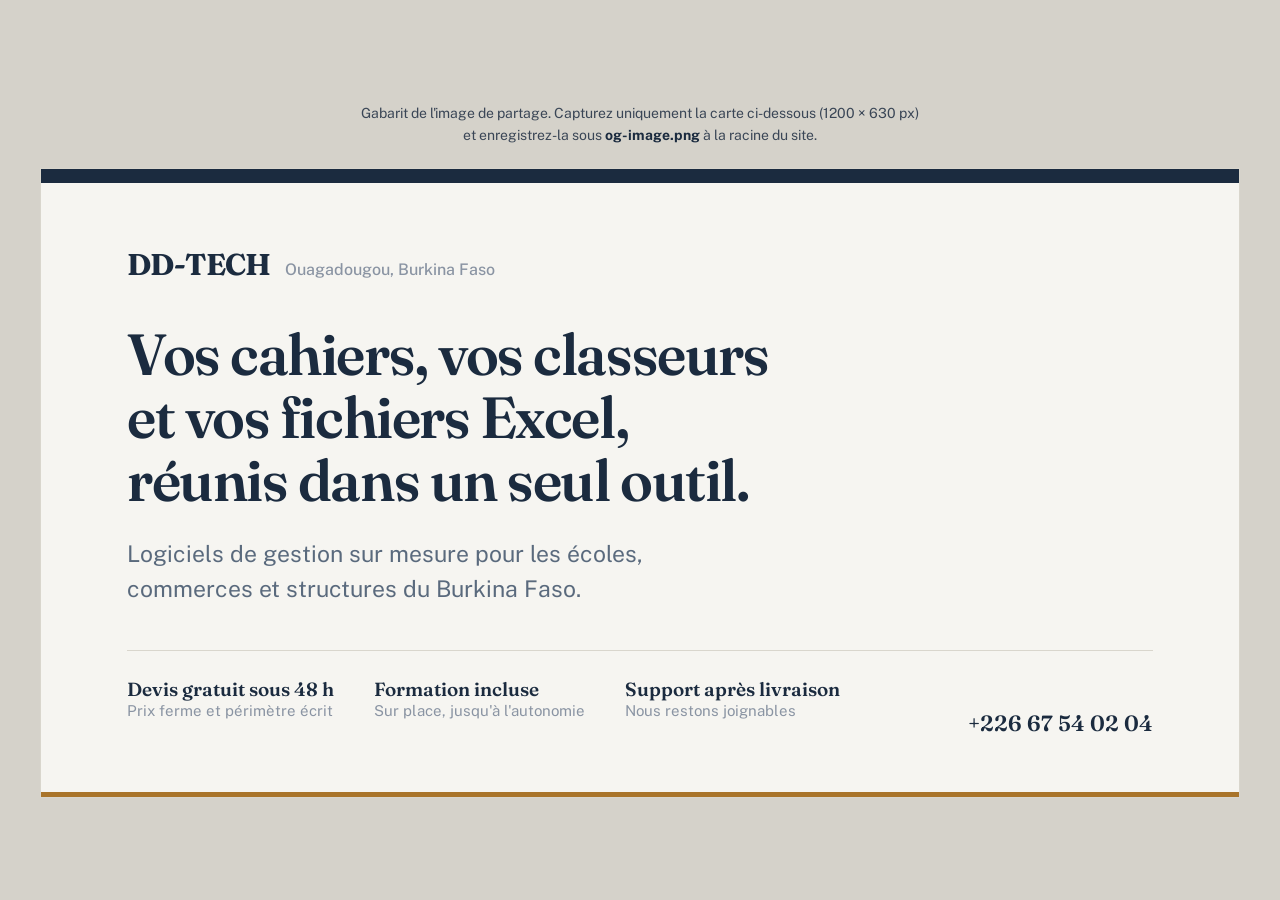
<file: og-image.html>
<!doctype html>
<html lang="fr">
<head>
<meta charset="UTF-8">
<meta name="robots" content="noindex, nofollow">
<title>Gabarit image de partage — DD-TECH (1200x630)</title>
<!--
  ===========================================================
  MODE D'EMPLOI (2 minutes)
  ===========================================================
  Cette page sert uniquement à fabriquer l'image d'aperçu qui
  s'affiche quand on partage le site sur WhatsApp ou Facebook.

  1. Ouvrez ce fichier dans Chrome.
  2. Faites une capture d'écran de la carte ci-dessous.
  3. Recadrez-la exactement en 1200 x 630 pixels.
  4. Enregistrez-la sous le nom  og-image.png
     à la racine du site, à côté de index.html.

  Une fois og-image.png en place, tout partage du lien
  affichera une carte au lieu d'un lien nu.
  ===========================================================
-->
<link rel="preconnect" href="https://fonts.googleapis.com">
<link rel="preconnect" href="https://fonts.gstatic.com" crossorigin>
<link href="https://fonts.googleapis.com/css2?family=Fraunces:opsz,wght@9..144,600;9..144,700&family=Public+Sans:wght@400;500;600&display=swap" rel="stylesheet">
<style>
  *{ margin:0; padding:0; box-sizing:border-box; }
  body{
    background:#D5D2CA; min-height:100vh;
    display:flex; flex-direction:column; align-items:center; justify-content:center;
    gap:22px; padding:30px; font-family:'Public Sans',sans-serif;
  }
  .hint{ font-size:14px; color:#3A4656; text-align:center; max-width:620px; line-height:1.6; }
  .hint strong{ color:#1B2B3F; }

  .og{
    width:1200px; height:630px; flex-shrink:0;
    background:#F6F5F1; position:relative; overflow:hidden;
    display:flex; flex-direction:column; justify-content:center;
    padding:0 86px; color:#1B2B3F;
    border:1px solid #D9D6CD;
  }
  /* filet d'encre en haut, comme l'en-tête d'un registre */
  .og::before{
    content:""; position:absolute; top:0; left:0; right:0; height:14px; background:#1B2B3F;
  }
  .og::after{
    content:""; position:absolute; bottom:0; left:0; right:0; height:5px; background:#A9742A;
  }

  .marque{
    display:flex; align-items:baseline; gap:14px; margin-bottom:40px;
  }
  .marque .nom{
    font-family:'Fraunces',Georgia,serif; font-weight:700; font-size:30px;
    letter-spacing:-.02em; color:#1B2B3F;
  }
  .marque .lieu{ font-size:16px; color:#8A94A3; font-weight:500; }

  h1{
    font-family:'Fraunces',Georgia,serif; font-weight:600; font-size:58px;
    line-height:1.08; letter-spacing:-.025em; max-width:17ch; color:#1B2B3F;
  }
  .lead{ font-size:23px; color:#5A6A7D; margin-top:26px; max-width:46ch; line-height:1.5; }

  .pied{
    display:flex; gap:40px; margin-top:44px; padding-top:26px;
    border-top:1px solid #D9D6CD; flex-wrap:wrap;
  }
  .item b{
    display:block; font-family:'Fraunces',Georgia,serif; font-weight:600;
    font-size:19px; color:#1B2B3F;
  }
  .item span{ font-size:15px; color:#8A94A3; }

  .tel{
    position:absolute; right:86px; bottom:60px;
    font-family:'Fraunces',Georgia,serif; font-weight:600; font-size:22px; color:#1B2B3F;
  }
</style>
</head>
<body>

<p class="hint">Gabarit de l'image de partage. Capturez uniquement la carte ci-dessous (1200 × 630 px)<br>et enregistrez-la sous <strong>og-image.png</strong> à la racine du site.</p>

<div class="og">
  <div class="marque">
    <span class="nom">DD-TECH</span>
    <span class="lieu">Ouagadougou, Burkina Faso</span>
  </div>

  <h1>Vos cahiers, vos classeurs et vos fichiers Excel, réunis dans un seul outil.</h1>
  <p class="lead">Logiciels de gestion sur mesure pour les écoles, commerces et structures du Burkina Faso.</p>

  <div class="pied">
    <div class="item"><b>Devis gratuit sous 48 h</b><span>Prix ferme et périmètre écrit</span></div>
    <div class="item"><b>Formation incluse</b><span>Sur place, jusqu'à l'autonomie</span></div>
    <div class="item"><b>Support après livraison</b><span>Nous restons joignables</span></div>
  </div>

  <div class="tel">+226 67 54 02 04</div>
</div>

</body>
</html>
</file>
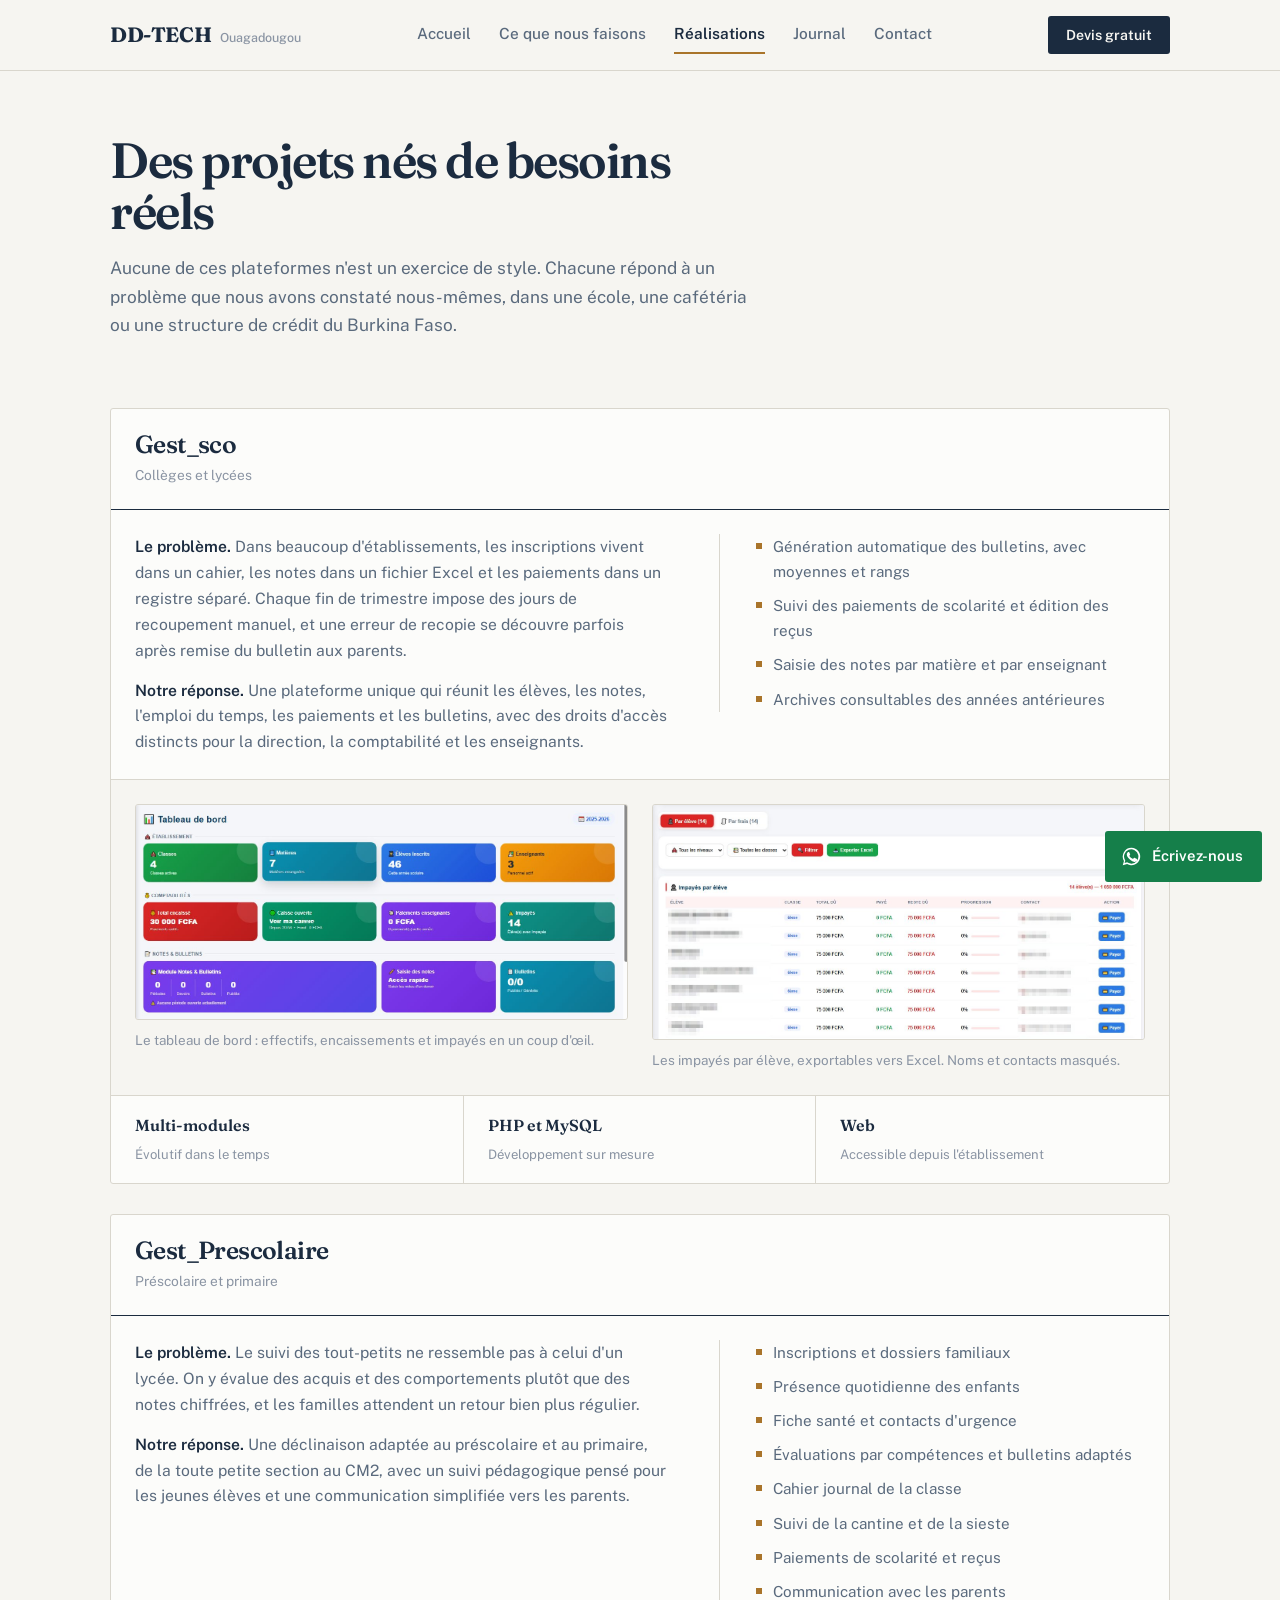
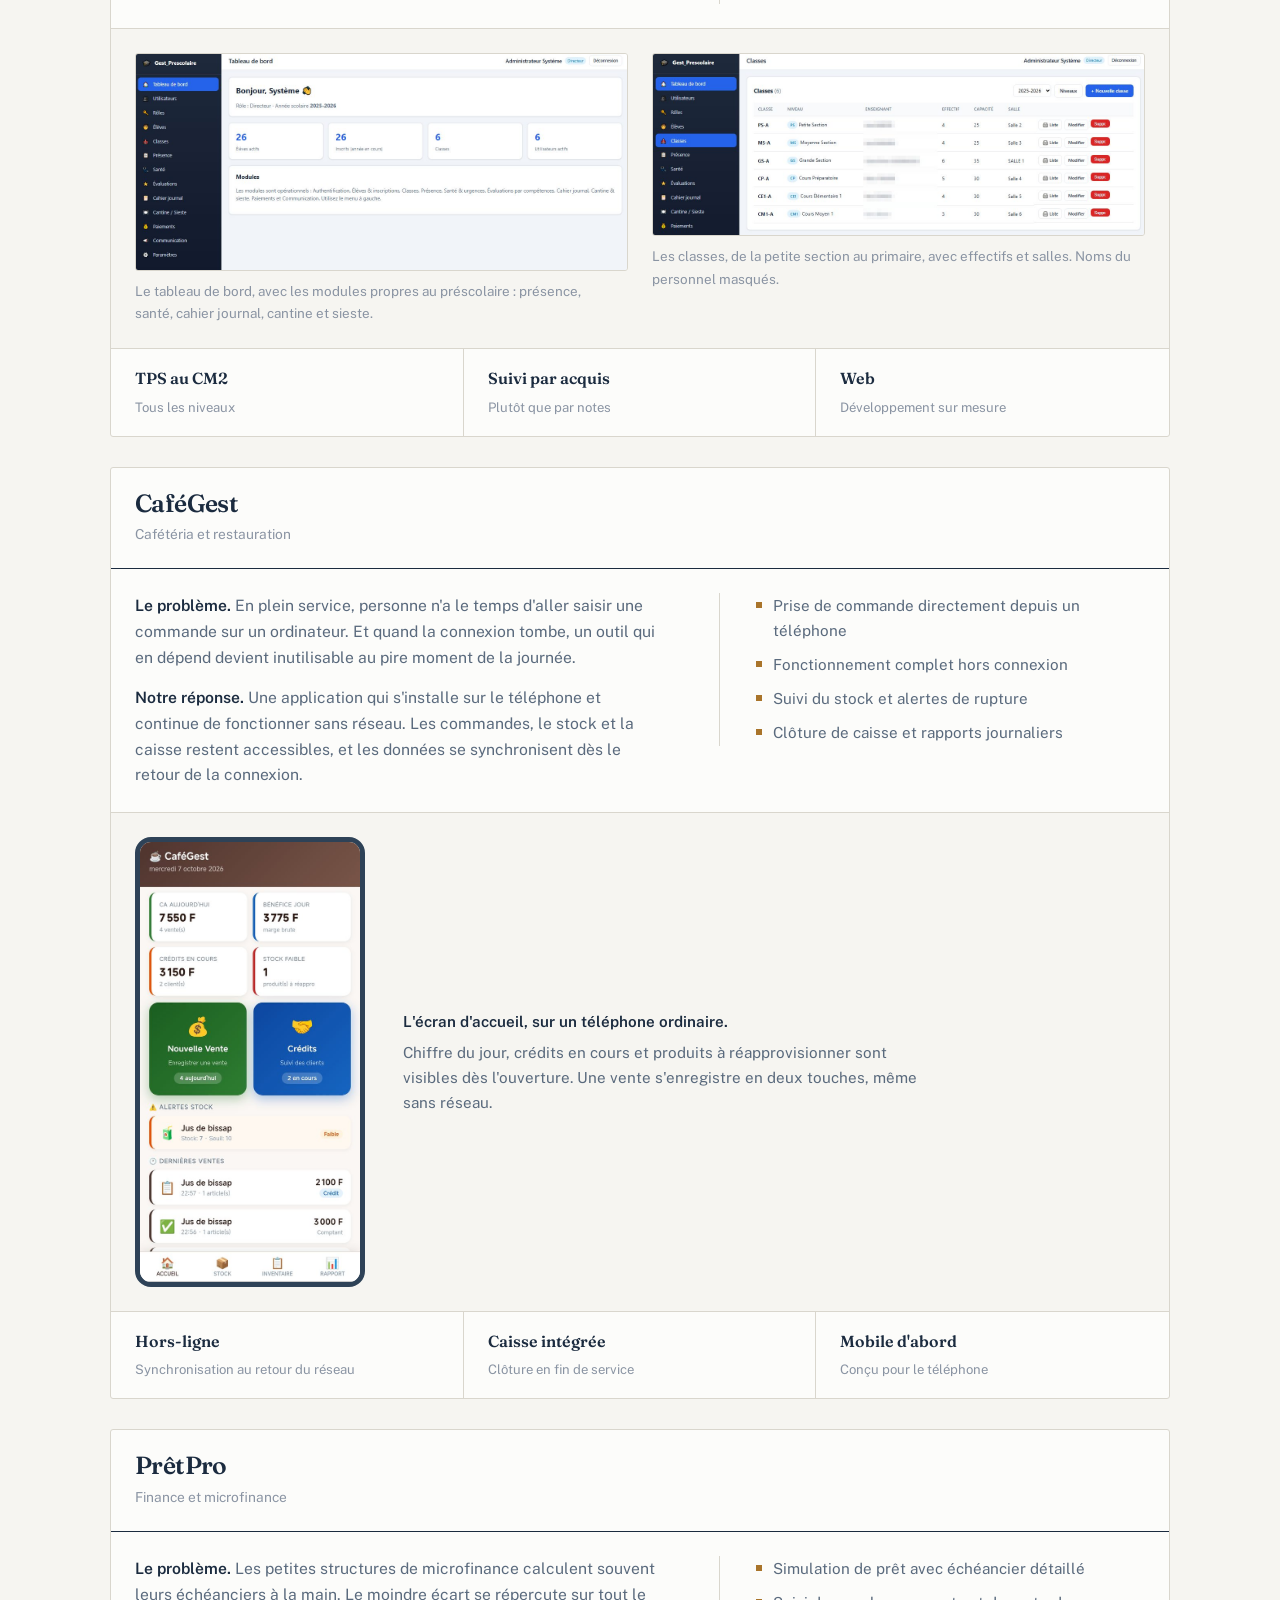
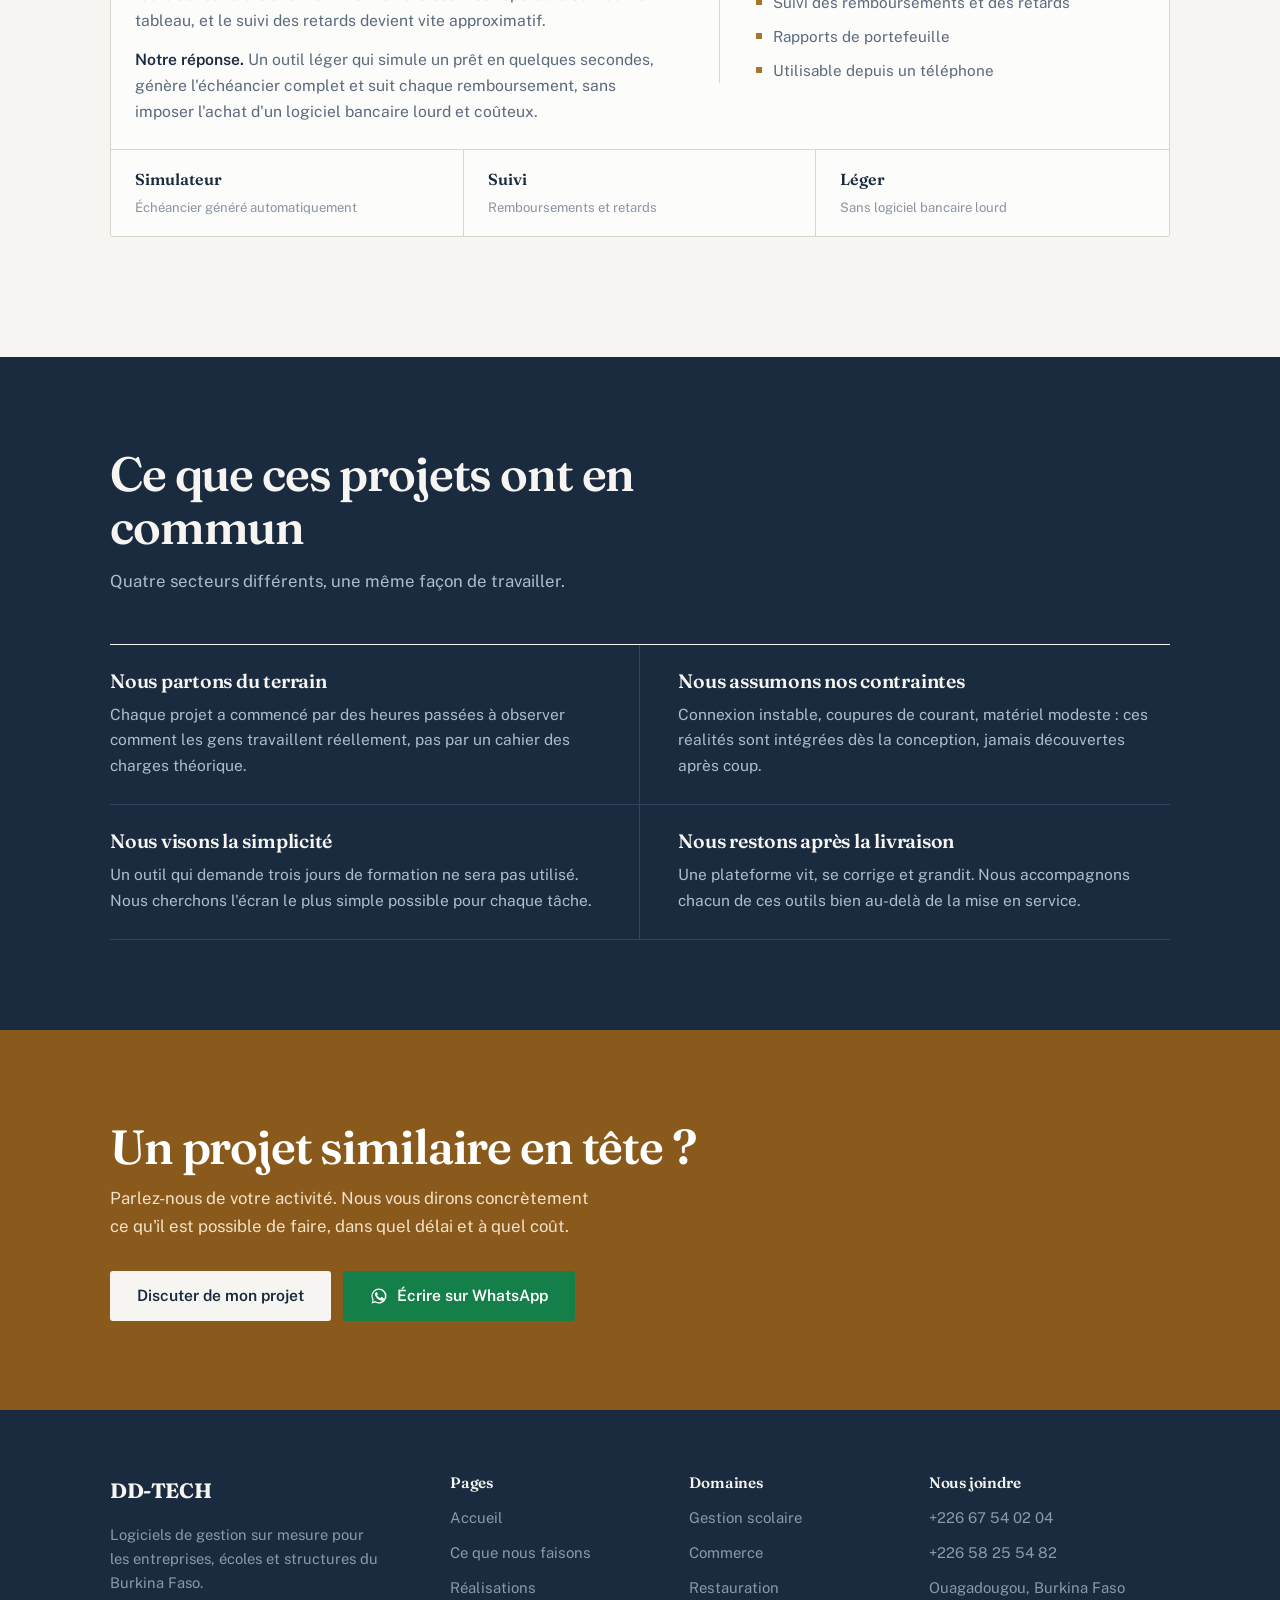
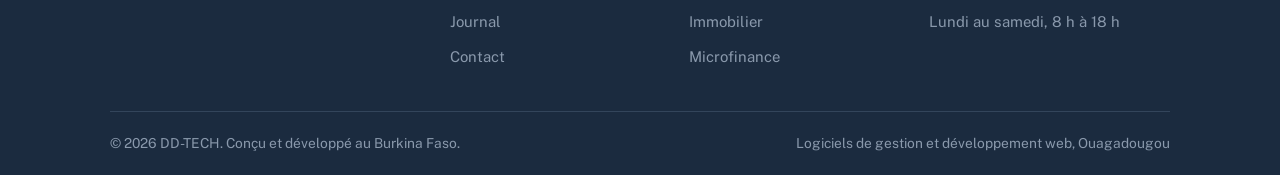
<file: portfolio.html>
<!doctype html>
<html lang="fr">
<head>
<meta charset="UTF-8">
<meta name="viewport" content="width=device-width, initial-scale=1">
<title>Réalisations — DD-TECH</title>
<meta name="description" content="Gest_sco, Gest_Prescolaire, CaféGest, PrêtPro : les plateformes de gestion conçues par DD-TECH pour des écoles, cafétérias et structures de microfinance au Burkina Faso.">
<meta name="theme-color" content="#1B2B3F">
<link rel="canonical" href="https://dd-tech.bf/portfolio.html">

<meta property="og:type" content="website">
<meta property="og:locale" content="fr_FR">
<meta property="og:site_name" content="DD-TECH">
<meta property="og:title" content="Réalisations — DD-TECH">
<meta property="og:description" content="Des outils déjà en service : écoles, cafétéria, microfinance.">
<meta property="og:url" content="https://dd-tech.bf/portfolio.html">
<meta property="og:image" content="https://dd-tech.bf/og-image.png">
<meta name="twitter:card" content="summary_large_image">

<link rel="icon" href="favicon.svg" type="image/svg+xml">
<link rel="preconnect" href="https://fonts.googleapis.com">
<link rel="preconnect" href="https://fonts.gstatic.com" crossorigin>
<link href="https://fonts.googleapis.com/css2?family=Fraunces:opsz,wght@9..144,500;9..144,600;9..144,700&family=Public+Sans:wght@400;500;600;700&display=swap" rel="stylesheet">
<link rel="stylesheet" href="style.css">
</head>
<body>

<a href="#main" class="skip-link">Aller au contenu</a>

<header class="site-header">
  <div class="wrap">
    <a href="index.html" class="brand" aria-label="DD-TECH, accueil">
      <span class="brand-name">DD-TECH</span>
      <span class="brand-place">Ouagadougou</span>
    </a>
    <nav class="nav-links" id="nav-menu" aria-label="Navigation principale">
      <a href="index.html">Accueil</a>
      <a href="services.html">Ce que nous faisons</a>
      <a href="portfolio.html" class="active">Réalisations</a>
      <a href="blog.html">Journal</a>
      <a href="contact.html">Contact</a>
    </nav>
    <button class="nav-toggle" aria-label="Ouvrir le menu" aria-expanded="false" aria-controls="nav-menu"><i></i></button>
    <div class="nav-cta">
      <a class="btn btn-ink btn-sm" href="contact.html">Devis gratuit</a>
    </div>
  </div>
</header>

<main id="main">

<section class="page-hero">
  <div class="wrap">
    <h1>Des projets nés de besoins réels</h1>
    <p>Aucune de ces plateformes n'est un exercice de style. Chacune répond à un problème que nous avons constaté nous-mêmes, dans une école, une cafétéria ou une structure de crédit du Burkina Faso.</p>
  </div>
</section>

<section class="section" style="padding-top:clamp(28px,3.5vw,44px);">
  <div class="wrap">

    <article class="project">
      <div class="project-head">
        <h2>Gest_sco</h2>
        <p class="secteur">Collèges et lycées</p>
      </div>
      <div class="project-body">
        <p><strong>Le problème.</strong> Dans beaucoup d'établissements, les inscriptions vivent dans un cahier, les notes dans un fichier Excel et les paiements dans un registre séparé. Chaque fin de trimestre impose des jours de recoupement manuel, et une erreur de recopie se découvre parfois après remise du bulletin aux parents.</p>
        <p><strong>Notre réponse.</strong> Une plateforme unique qui réunit les élèves, les notes, l'emploi du temps, les paiements et les bulletins, avec des droits d'accès distincts pour la direction, la comptabilité et les enseignants.</p>
        <ul class="checks">
          <li>Génération automatique des bulletins, avec moyennes et rangs</li>
          <li>Suivi des paiements de scolarité et édition des reçus</li>
          <li>Saisie des notes par matière et par enseignant</li>
          <li>Archives consultables des années antérieures</li>
        </ul>
      </div>
      <div class="project-shots">
        <figure class="shot">
          <a href="img/gestsco-tableau-de-bord.jpg" target="_blank" rel="noopener"><img src="img/gestsco-tableau-de-bord.jpg" width="1272" height="553" loading="lazy" alt="Tableau de bord de Gest_sco : classes, élèves inscrits, encaissements, impayés et suivi des bulletins"></a>
          <figcaption>Le tableau de bord : effectifs, encaissements et impayés en un coup d'œil.</figcaption>
        </figure>
        <figure class="shot">
          <a href="img/gestsco-impayes.jpg" target="_blank" rel="noopener"><img src="img/gestsco-impayes.jpg" width="1251" height="596" loading="lazy" alt="Liste des impayés par élève dans Gest_sco, avec reste dû et bouton de paiement"></a>
          <figcaption>Les impayés par élève, exportables vers Excel. Noms et contacts masqués.</figcaption>
        </figure>
      </div>
      <div class="project-facts">
        <div><b>Multi-modules</b><span>Évolutif dans le temps</span></div>
        <div><b>PHP et MySQL</b><span>Développement sur mesure</span></div>
        <div><b>Web</b><span>Accessible depuis l'établissement</span></div>
      </div>
    </article>

    <article class="project">
      <div class="project-head">
        <h2>Gest_Prescolaire</h2>
        <p class="secteur">Préscolaire et primaire</p>
      </div>
      <div class="project-body">
        <p><strong>Le problème.</strong> Le suivi des tout-petits ne ressemble pas à celui d'un lycée. On y évalue des acquis et des comportements plutôt que des notes chiffrées, et les familles attendent un retour bien plus régulier.</p>
        <p><strong>Notre réponse.</strong> Une déclinaison adaptée au préscolaire et au primaire, de la toute petite section au CM2, avec un suivi pédagogique pensé pour les jeunes élèves et une communication simplifiée vers les parents.</p>
        <ul class="checks">
          <li>Inscriptions et dossiers familiaux</li>
          <li>Présence quotidienne des enfants</li>
          <li>Fiche santé et contacts d'urgence</li>
          <li>Évaluations par compétences et bulletins adaptés</li>
          <li>Cahier journal de la classe</li>
          <li>Suivi de la cantine et de la sieste</li>
          <li>Paiements de scolarité et reçus</li>
          <li>Communication avec les parents</li>
        </ul>
      </div>
      <div class="project-shots">
        <figure class="shot">
          <a href="img/prescolaire-tableau-de-bord.jpg" target="_blank" rel="noopener"><img src="img/prescolaire-tableau-de-bord.jpg" width="1272" height="560" loading="lazy" alt="Tableau de bord de Gest_Prescolaire avec les modules présence, santé, évaluations, cahier journal, cantine et sieste"></a>
          <figcaption>Le tableau de bord, avec les modules propres au préscolaire : présence, santé, cahier journal, cantine et sieste.</figcaption>
        </figure>
        <figure class="shot">
          <a href="img/prescolaire-classes.jpg" target="_blank" rel="noopener"><img src="img/prescolaire-classes.jpg" width="1270" height="470" loading="lazy" alt="Liste des classes de la petite section au CM1 avec effectif, capacité et salle"></a>
          <figcaption>Les classes, de la petite section au primaire, avec effectifs et salles. Noms du personnel masqués.</figcaption>
        </figure>
      </div>
      <div class="project-facts">
        <div><b>TPS au CM2</b><span>Tous les niveaux</span></div>
        <div><b>Suivi par acquis</b><span>Plutôt que par notes</span></div>
        <div><b>Web</b><span>Développement sur mesure</span></div>
      </div>
    </article>

    <article class="project">
      <div class="project-head">
        <h2>CaféGest</h2>
        <p class="secteur">Cafétéria et restauration</p>
      </div>
      <div class="project-body">
        <p><strong>Le problème.</strong> En plein service, personne n'a le temps d'aller saisir une commande sur un ordinateur. Et quand la connexion tombe, un outil qui en dépend devient inutilisable au pire moment de la journée.</p>
        <p><strong>Notre réponse.</strong> Une application qui s'installe sur le téléphone et continue de fonctionner sans réseau. Les commandes, le stock et la caisse restent accessibles, et les données se synchronisent dès le retour de la connexion.</p>
        <ul class="checks">
          <li>Prise de commande directement depuis un téléphone</li>
          <li>Fonctionnement complet hors connexion</li>
          <li>Suivi du stock et alertes de rupture</li>
          <li>Clôture de caisse et rapports journaliers</li>
        </ul>
      </div>
      <div class="project-shots">
        <figure class="shot shot-phone">
          <a href="img/cafegest-accueil.jpg" target="_blank" rel="noopener"><img src="img/cafegest-accueil.jpg" width="540" height="1079" loading="lazy" alt="Écran d'accueil de CaféGest sur téléphone : chiffre d'affaires du jour, crédits, stock faible, nouvelle vente"></a>
          <figcaption><strong>L'écran d'accueil, sur un téléphone ordinaire.</strong> Chiffre du jour, crédits en cours et produits à réapprovisionner sont visibles dès l'ouverture. Une vente s'enregistre en deux touches, même sans réseau.</figcaption>
        </figure>
      </div>
      <div class="project-facts">
        <div><b>Hors-ligne</b><span>Synchronisation au retour du réseau</span></div>
        <div><b>Caisse intégrée</b><span>Clôture en fin de service</span></div>
        <div><b>Mobile d'abord</b><span>Conçu pour le téléphone</span></div>
      </div>
    </article>

    <article class="project">
      <div class="project-head">
        <h2>PrêtPro</h2>
        <p class="secteur">Finance et microfinance</p>
      </div>
      <div class="project-body">
        <p><strong>Le problème.</strong> Les petites structures de microfinance calculent souvent leurs échéanciers à la main. Le moindre écart se répercute sur tout le tableau, et le suivi des retards devient vite approximatif.</p>
        <p><strong>Notre réponse.</strong> Un outil léger qui simule un prêt en quelques secondes, génère l'échéancier complet et suit chaque remboursement, sans imposer l'achat d'un logiciel bancaire lourd et coûteux.</p>
        <ul class="checks">
          <li>Simulation de prêt avec échéancier détaillé</li>
          <li>Suivi des remboursements et des retards</li>
          <li>Rapports de portefeuille</li>
          <li>Utilisable depuis un téléphone</li>
        </ul>
      </div>
      <div class="project-facts">
        <div><b>Simulateur</b><span>Échéancier généré automatiquement</span></div>
        <div><b>Suivi</b><span>Remboursements et retards</span></div>
        <div><b>Léger</b><span>Sans logiciel bancaire lourd</span></div>
      </div>
    </article>

  </div>
</section>

<section class="section band-ink">
  <div class="wrap">
    <div class="section-head">
      <h2>Ce que ces projets ont en commun</h2>
      <p>Quatre secteurs différents, une même façon de travailler.</p>
    </div>

    <div class="ruled">
      <div class="row">
        <h3>Nous partons du terrain</h3>
        <p>Chaque projet a commencé par des heures passées à observer comment les gens travaillent réellement, pas par un cahier des charges théorique.</p>
      </div>
      <div class="row">
        <h3>Nous assumons nos contraintes</h3>
        <p>Connexion instable, coupures de courant, matériel modeste : ces réalités sont intégrées dès la conception, jamais découvertes après coup.</p>
      </div>
      <div class="row">
        <h3>Nous visons la simplicité</h3>
        <p>Un outil qui demande trois jours de formation ne sera pas utilisé. Nous cherchons l'écran le plus simple possible pour chaque tâche.</p>
      </div>
      <div class="row">
        <h3>Nous restons après la livraison</h3>
        <p>Une plateforme vit, se corrige et grandit. Nous accompagnons chacun de ces outils bien au-delà de la mise en service.</p>
      </div>
    </div>
  </div>
</section>

<section class="section band-ochre">
  <div class="wrap">
    <div class="cta">
      <div>
        <h2>Un projet similaire en tête ?</h2>
        <p>Parlez-nous de votre activité. Nous vous dirons concrètement ce qu'il est possible de faire, dans quel délai et à quel coût.</p>
      </div>
      <div class="cta-actions">
        <a href="contact.html" class="btn btn-paper">Discuter de mon projet</a>
        <a href="https://wa.me/22667540204?text=Bonjour%20DD-TECH%2C%20je%20souhaite%20discuter%20d%27un%20projet." target="_blank" rel="noopener" class="btn btn-wa">
          <svg viewBox="0 0 24 24" fill="currentColor" aria-hidden="true"><path d="M17.5 14.4c-.3-.2-1.7-.9-2-1-.3-.1-.4-.2-.6.1-.2.3-.7.9-.9 1.1-.2.2-.3.2-.6.1-1.6-.8-2.7-1.5-3.8-3.3-.3-.5.3-.5.8-1.5.1-.2 0-.3 0-.5s-.6-1.5-.9-2.1c-.2-.5-.4-.4-.6-.4h-.5c-.2 0-.5.1-.8.4-.3.3-1 1-1 2.5s1.1 2.9 1.2 3.1c.1.2 2.1 3.2 5.1 4.5 1.9.8 2.6.9 3.5.7.6-.1 1.7-.7 1.9-1.4.2-.7.2-1.2.2-1.4-.1-.1-.3-.2-.6-.4M12 2a10 10 0 0 0-8.6 15.1L2 22l5-1.3A10 10 0 1 0 12 2m0 18.2c-1.6 0-3.2-.5-4.6-1.3l-.3-.2-3 .8.8-2.9-.2-.3A8.2 8.2 0 1 1 12 20.2"/></svg>
          Écrire sur WhatsApp
        </a>
      </div>
    </div>
  </div>
</section>

</main>

<footer>
  <div class="wrap">
    <div class="foot-grid">
      <div class="foot-brand">
        <span class="brand-name">DD-TECH</span>
        <p>Logiciels de gestion sur mesure pour les entreprises, écoles et structures du Burkina Faso.</p>
      </div>
      <div class="foot-col">
        <h4>Pages</h4>
        <ul>
          <li><a href="index.html">Accueil</a></li>
          <li><a href="services.html">Ce que nous faisons</a></li>
          <li><a href="portfolio.html">Réalisations</a></li>
          <li><a href="blog.html">Journal</a></li>
          <li><a href="contact.html">Contact</a></li>
        </ul>
      </div>
      <div class="foot-col">
        <h4>Domaines</h4>
        <ul>
          <li><a href="services.html#scolaire">Gestion scolaire</a></li>
          <li><a href="services.html#commerce">Commerce</a></li>
          <li><a href="services.html#restauration">Restauration</a></li>
          <li><a href="services.html#immobilier">Immobilier</a></li>
          <li><a href="services.html#finance">Microfinance</a></li>
        </ul>
      </div>
      <div class="foot-col">
        <h4>Nous joindre</h4>
        <ul>
          <li><a href="tel:+22667540204">+226 67 54 02 04</a></li>
          <li><a href="tel:+22658255482">+226 58 25 54 82</a></li>
          <li>Ouagadougou, Burkina Faso</li>
          <li>Lundi au samedi, 8 h à 18 h</li>
        </ul>
      </div>
    </div>
    <div class="foot-bottom">
      <span>© <span class="year">2026</span> DD-TECH. Conçu et développé au Burkina Faso.</span>
      <span>Logiciels de gestion et développement web, Ouagadougou</span>
    </div>
  </div>
</footer>

<a class="wa-float" href="https://wa.me/22667540204?text=Bonjour%20DD-TECH%2C%20je%20souhaite%20discuter%20d%27un%20projet." target="_blank" rel="noopener" aria-label="Nous écrire sur WhatsApp">
  <svg viewBox="0 0 24 24" fill="currentColor" aria-hidden="true"><path d="M17.5 14.4c-.3-.2-1.7-.9-2-1-.3-.1-.4-.2-.6.1-.2.3-.7.9-.9 1.1-.2.2-.3.2-.6.1-1.6-.8-2.7-1.5-3.8-3.3-.3-.5.3-.5.8-1.5.1-.2 0-.3 0-.5s-.6-1.5-.9-2.1c-.2-.5-.4-.4-.6-.4h-.5c-.2 0-.5.1-.8.4-.3.3-1 1-1 2.5s1.1 2.9 1.2 3.1c.1.2 2.1 3.2 5.1 4.5 1.9.8 2.6.9 3.5.7.6-.1 1.7-.7 1.9-1.4.2-.7.2-1.2.2-1.4-.1-.1-.3-.2-.6-.4M12 2a10 10 0 0 0-8.6 15.1L2 22l5-1.3A10 10 0 1 0 12 2m0 18.2c-1.6 0-3.2-.5-4.6-1.3l-.3-.2-3 .8.8-2.9-.2-.3A8.2 8.2 0 1 1 12 20.2"/></svg>
  <span>Écrivez-nous</span>
</a>

<script src="script.js"></script>
</body>
</html>
</file>
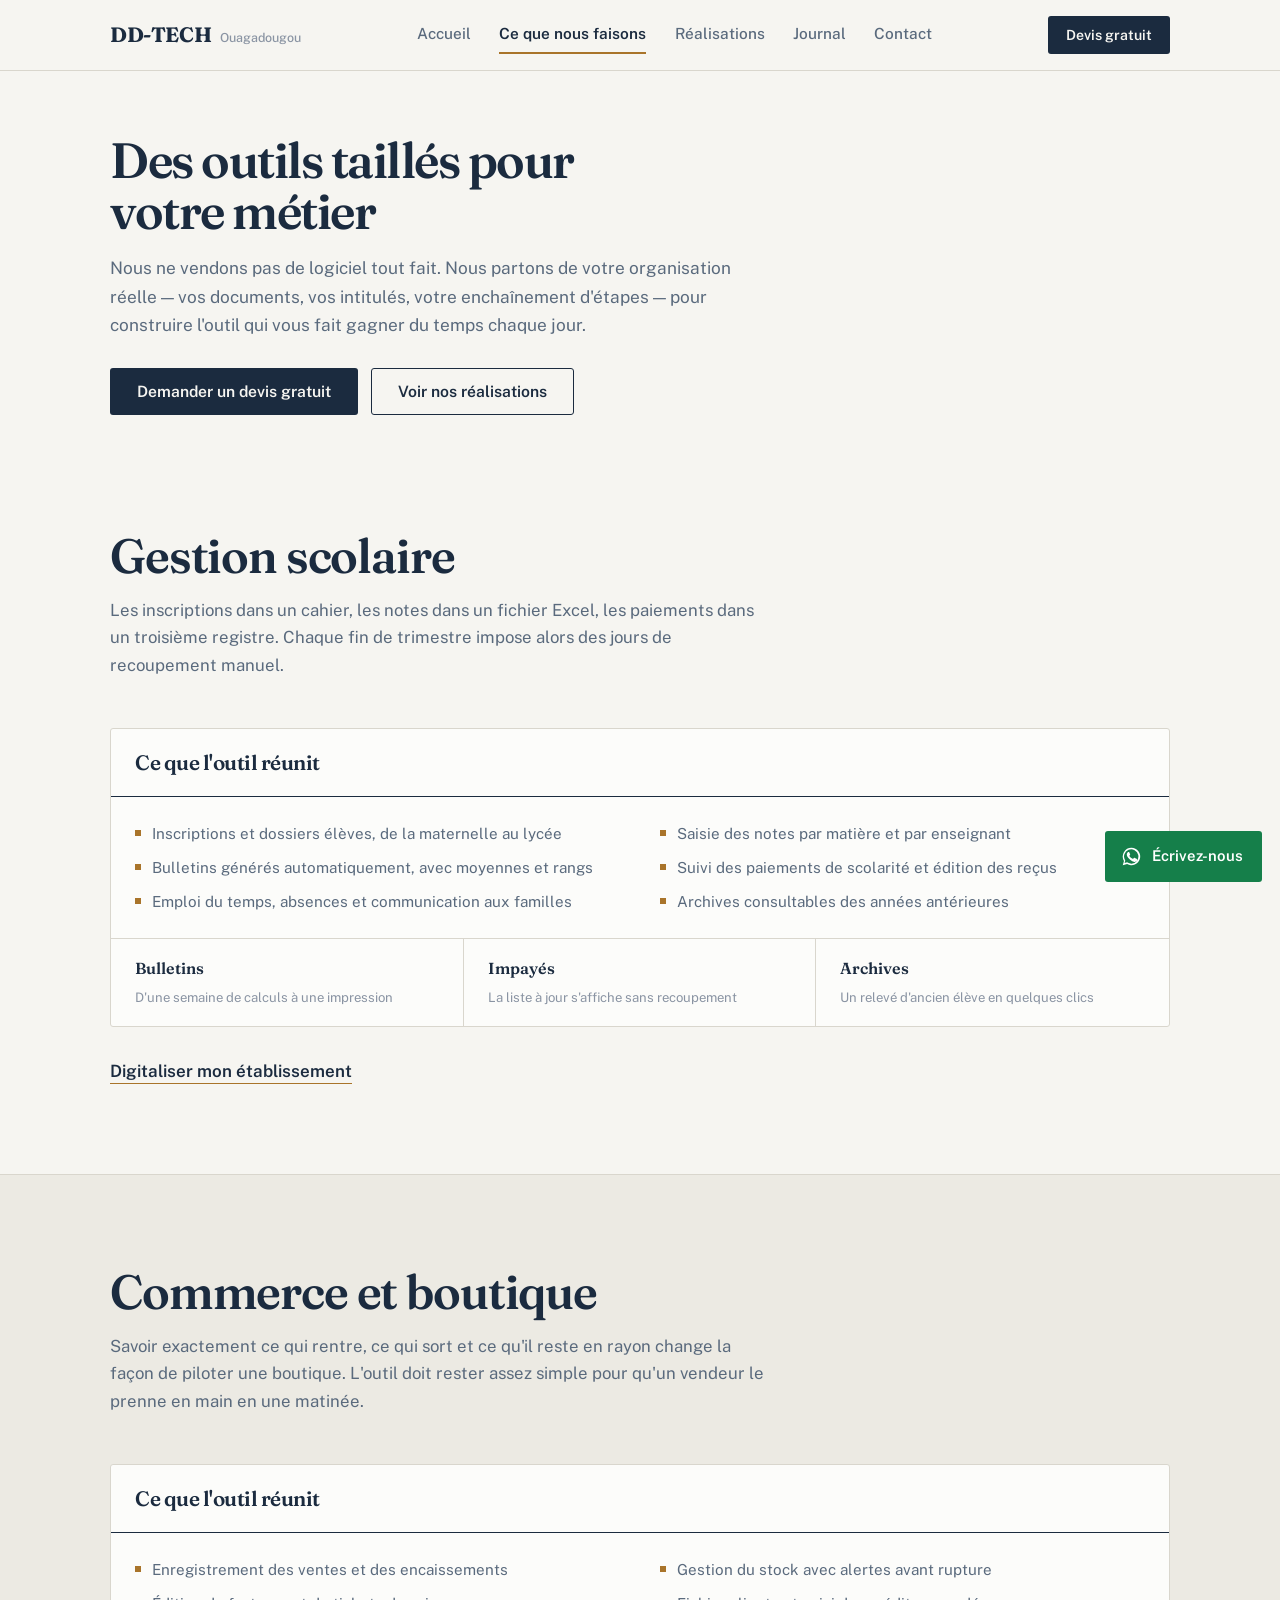
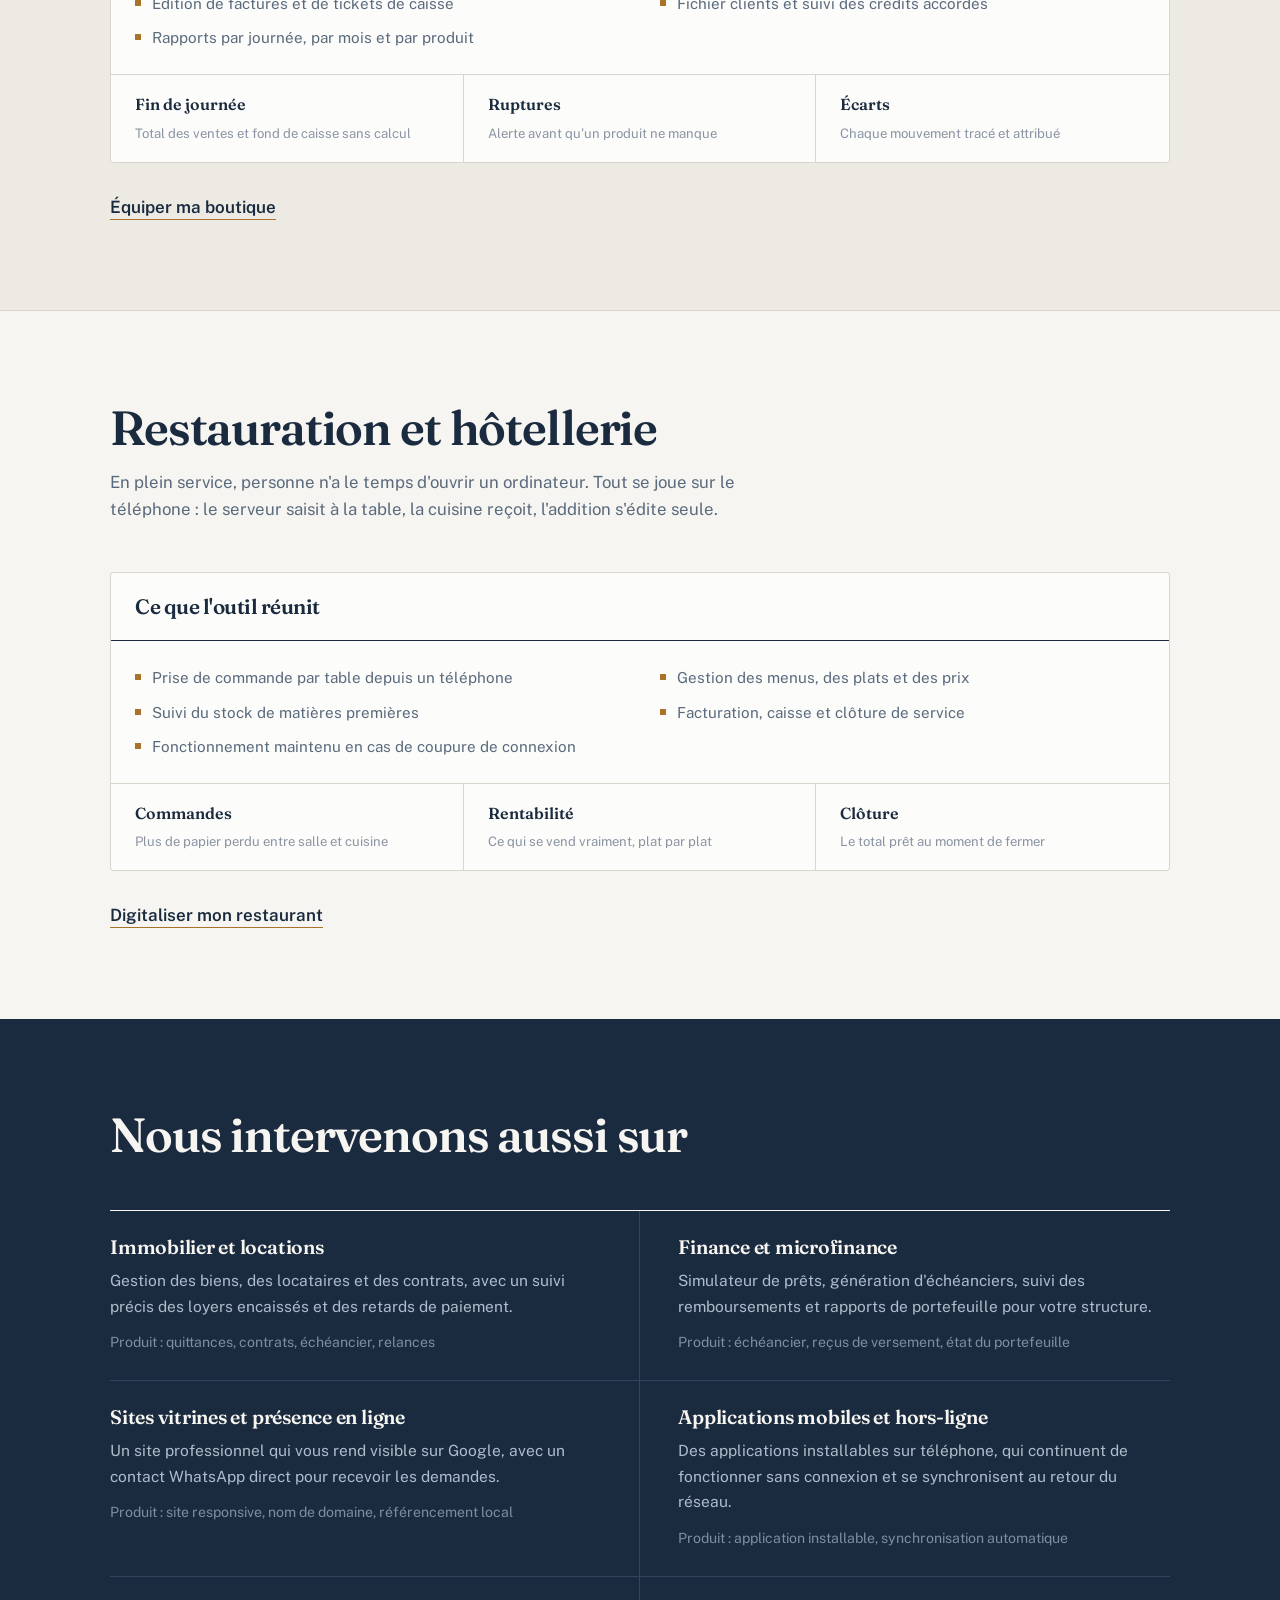
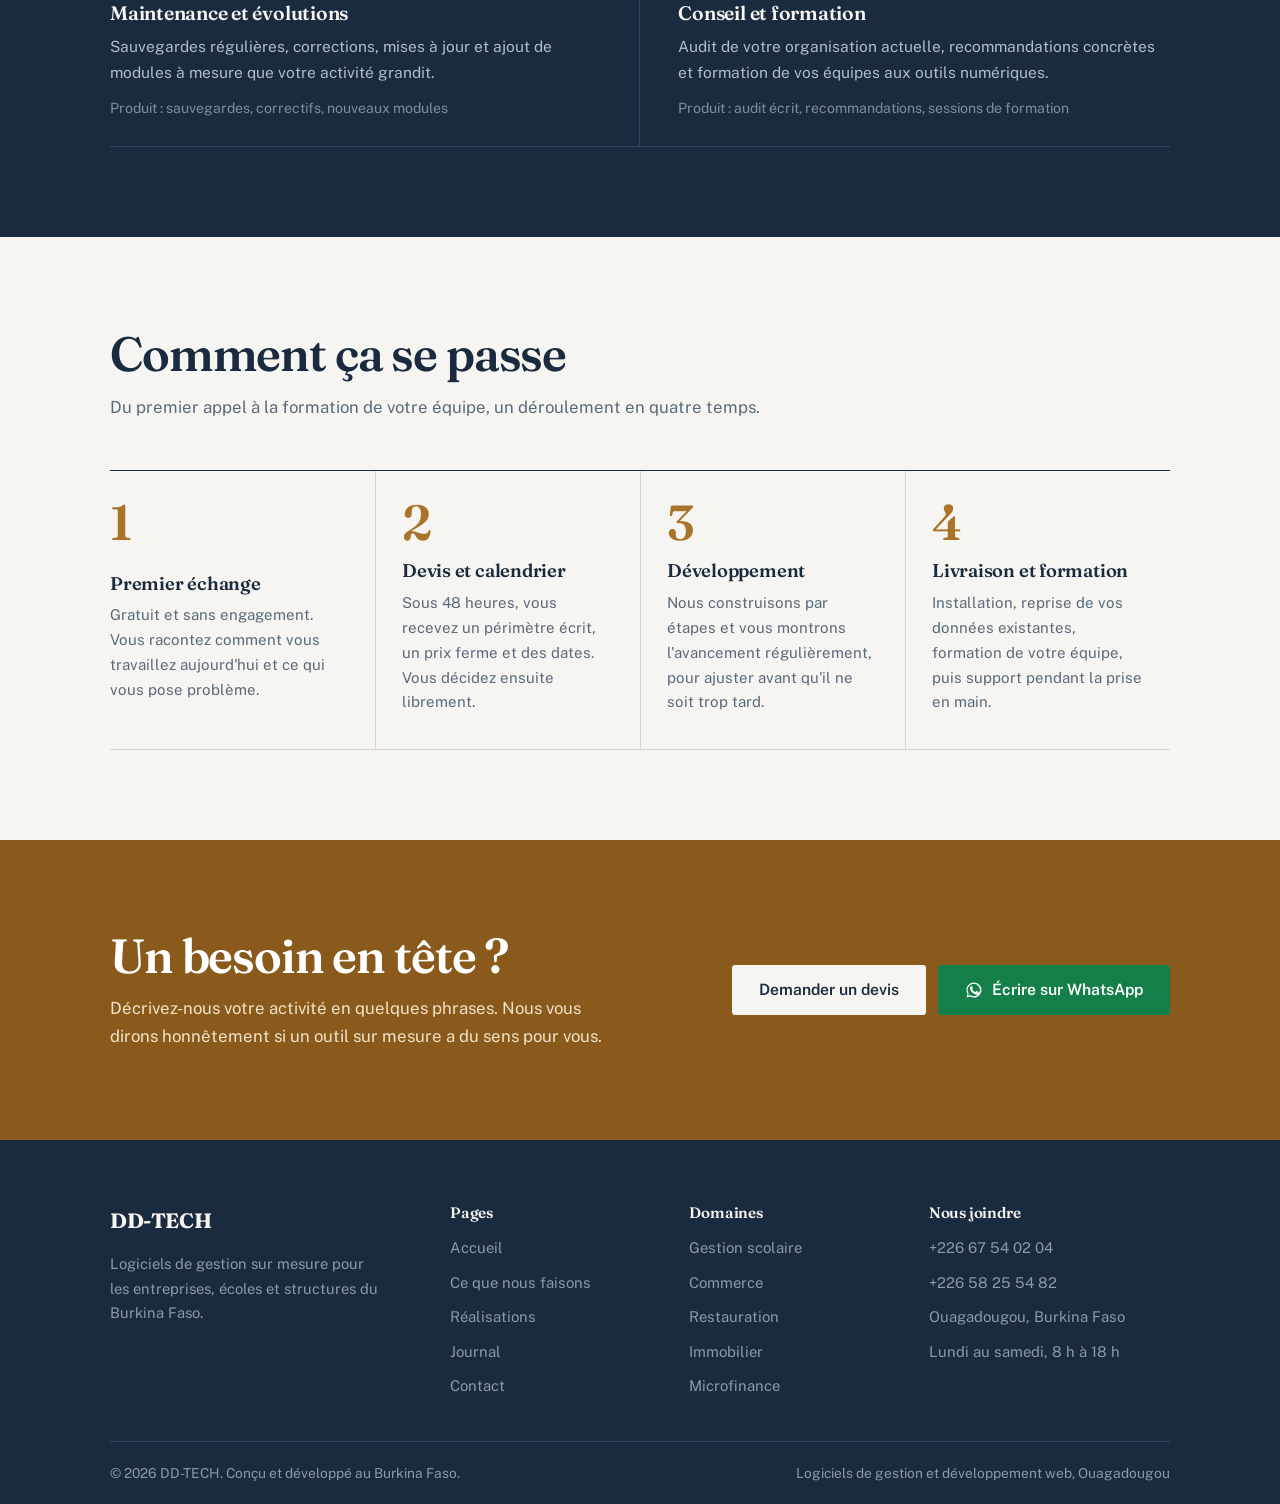
<file: services.html>
<!doctype html>
<html lang="fr">
<head>
<meta charset="UTF-8">
<meta name="viewport" content="width=device-width, initial-scale=1">
<title>Ce que nous faisons — DD-TECH</title>
<meta name="description" content="Gestion scolaire, commerce, restauration, immobilier, microfinance, sites vitrines et applications mobiles : le détail des logiciels conçus par DD-TECH au Burkina Faso.">
<meta name="theme-color" content="#1B2B3F">
<link rel="canonical" href="https://dd-tech.bf/services.html">

<meta property="og:type" content="website">
<meta property="og:locale" content="fr_FR">
<meta property="og:site_name" content="DD-TECH">
<meta property="og:title" content="Ce que nous faisons — DD-TECH">
<meta property="og:description" content="Des logiciels de gestion sur mesure pour les écoles, commerces et structures du Burkina Faso.">
<meta property="og:url" content="https://dd-tech.bf/services.html">
<meta property="og:image" content="https://dd-tech.bf/og-image.png">
<meta name="twitter:card" content="summary_large_image">

<link rel="icon" href="favicon.svg" type="image/svg+xml">
<link rel="preconnect" href="https://fonts.googleapis.com">
<link rel="preconnect" href="https://fonts.gstatic.com" crossorigin>
<link href="https://fonts.googleapis.com/css2?family=Fraunces:opsz,wght@9..144,500;9..144,600;9..144,700&family=Public+Sans:wght@400;500;600;700&display=swap" rel="stylesheet">
<link rel="stylesheet" href="style.css">
</head>
<body>

<a href="#main" class="skip-link">Aller au contenu</a>

<header class="site-header">
  <div class="wrap">
    <a href="index.html" class="brand" aria-label="DD-TECH, accueil">
      <span class="brand-name">DD-TECH</span>
      <span class="brand-place">Ouagadougou</span>
    </a>
    <nav class="nav-links" id="nav-menu" aria-label="Navigation principale">
      <a href="index.html">Accueil</a>
      <a href="services.html" class="active">Ce que nous faisons</a>
      <a href="portfolio.html">Réalisations</a>
      <a href="blog.html">Journal</a>
      <a href="contact.html">Contact</a>
    </nav>
    <button class="nav-toggle" aria-label="Ouvrir le menu" aria-expanded="false" aria-controls="nav-menu"><i></i></button>
    <div class="nav-cta">
      <a class="btn btn-ink btn-sm" href="contact.html">Devis gratuit</a>
    </div>
  </div>
</header>

<main id="main">

<section class="page-hero">
  <div class="wrap">
    <h1>Des outils taillés pour votre métier</h1>
    <p>Nous ne vendons pas de logiciel tout fait. Nous partons de votre organisation réelle — vos documents, vos intitulés, votre enchaînement d'étapes — pour construire l'outil qui vous fait gagner du temps chaque jour.</p>
    <div class="hero-actions" style="margin-top:28px;">
      <a href="contact.html" class="btn btn-ink">Demander un devis gratuit</a>
      <a href="portfolio.html" class="btn btn-line">Voir nos réalisations</a>
    </div>
  </div>
</section>

<!-- ============ SCOLAIRE ============ -->
<section class="section" id="scolaire">
  <div class="wrap">
    <div class="section-head">
      <h2>Gestion scolaire</h2>
      <p>Les inscriptions dans un cahier, les notes dans un fichier Excel, les paiements dans un troisième registre. Chaque fin de trimestre impose alors des jours de recoupement manuel.</p>
    </div>

    <div class="project">
      <div class="project-head">
        <h2 style="font-size:1.3rem;">Ce que l'outil réunit</h2>
      </div>
      <div class="project-body">
        <ul class="checks">
          <li>Inscriptions et dossiers élèves, de la maternelle au lycée</li>
          <li>Saisie des notes par matière et par enseignant</li>
          <li>Bulletins générés automatiquement, avec moyennes et rangs</li>
          <li>Suivi des paiements de scolarité et édition des reçus</li>
          <li>Emploi du temps, absences et communication aux familles</li>
          <li>Archives consultables des années antérieures</li>
        </ul>
      </div>
      <div class="project-facts">
        <div><b>Bulletins</b><span>D'une semaine de calculs à une impression</span></div>
        <div><b>Impayés</b><span>La liste à jour s'affiche sans recoupement</span></div>
        <div><b>Archives</b><span>Un relevé d'ancien élève en quelques clics</span></div>
      </div>
    </div>

    <p style="margin-top:26px;"><a href="contact.html" class="link-ink">Digitaliser mon établissement</a></p>
  </div>
</section>

<!-- ============ COMMERCE ============ -->
<section class="section band-paper" id="commerce">
  <div class="wrap">
    <div class="section-head">
      <h2>Commerce et boutique</h2>
      <p>Savoir exactement ce qui rentre, ce qui sort et ce qu'il reste en rayon change la façon de piloter une boutique. L'outil doit rester assez simple pour qu'un vendeur le prenne en main en une matinée.</p>
    </div>

    <div class="project">
      <div class="project-head">
        <h2 style="font-size:1.3rem;">Ce que l'outil réunit</h2>
      </div>
      <div class="project-body">
        <ul class="checks">
          <li>Enregistrement des ventes et des encaissements</li>
          <li>Gestion du stock avec alertes avant rupture</li>
          <li>Édition de factures et de tickets de caisse</li>
          <li>Fichier clients et suivi des crédits accordés</li>
          <li>Rapports par journée, par mois et par produit</li>
        </ul>
      </div>
      <div class="project-facts">
        <div><b>Fin de journée</b><span>Total des ventes et fond de caisse sans calcul</span></div>
        <div><b>Ruptures</b><span>Alerte avant qu'un produit ne manque</span></div>
        <div><b>Écarts</b><span>Chaque mouvement tracé et attribué</span></div>
      </div>
    </div>

    <p style="margin-top:26px;"><a href="contact.html" class="link-ink">Équiper ma boutique</a></p>
  </div>
</section>

<!-- ============ RESTAURATION ============ -->
<section class="section" id="restauration">
  <div class="wrap">
    <div class="section-head">
      <h2>Restauration et hôtellerie</h2>
      <p>En plein service, personne n'a le temps d'ouvrir un ordinateur. Tout se joue sur le téléphone : le serveur saisit à la table, la cuisine reçoit, l'addition s'édite seule.</p>
    </div>

    <div class="project">
      <div class="project-head">
        <h2 style="font-size:1.3rem;">Ce que l'outil réunit</h2>
      </div>
      <div class="project-body">
        <ul class="checks">
          <li>Prise de commande par table depuis un téléphone</li>
          <li>Gestion des menus, des plats et des prix</li>
          <li>Suivi du stock de matières premières</li>
          <li>Facturation, caisse et clôture de service</li>
          <li>Fonctionnement maintenu en cas de coupure de connexion</li>
        </ul>
      </div>
      <div class="project-facts">
        <div><b>Commandes</b><span>Plus de papier perdu entre salle et cuisine</span></div>
        <div><b>Rentabilité</b><span>Ce qui se vend vraiment, plat par plat</span></div>
        <div><b>Clôture</b><span>Le total prêt au moment de fermer</span></div>
      </div>
    </div>

    <p style="margin-top:26px;"><a href="contact.html" class="link-ink">Digitaliser mon restaurant</a></p>
  </div>
</section>

<!-- ============ AUTRES DOMAINES ============ -->
<section class="section band-ink">
  <div class="wrap">
    <div class="section-head">
      <h2>Nous intervenons aussi sur</h2>
    </div>

    <div class="ruled">
      <div class="row" id="immobilier">
        <h3>Immobilier et locations</h3>
        <p>Gestion des biens, des locataires et des contrats, avec un suivi précis des loyers encaissés et des retards de paiement.</p>
        <p class="outputs">Produit : quittances, contrats, échéancier, relances</p>
      </div>
      <div class="row" id="finance">
        <h3>Finance et microfinance</h3>
        <p>Simulateur de prêts, génération d'échéanciers, suivi des remboursements et rapports de portefeuille pour votre structure.</p>
        <p class="outputs">Produit : échéancier, reçus de versement, état du portefeuille</p>
      </div>
      <div class="row" id="vitrine">
        <h3>Sites vitrines et présence en ligne</h3>
        <p>Un site professionnel qui vous rend visible sur Google, avec un contact WhatsApp direct pour recevoir les demandes.</p>
        <p class="outputs">Produit : site responsive, nom de domaine, référencement local</p>
      </div>
      <div class="row" id="mobile">
        <h3>Applications mobiles et hors-ligne</h3>
        <p>Des applications installables sur téléphone, qui continuent de fonctionner sans connexion et se synchronisent au retour du réseau.</p>
        <p class="outputs">Produit : application installable, synchronisation automatique</p>
      </div>
      <div class="row" id="maintenance">
        <h3>Maintenance et évolutions</h3>
        <p>Sauvegardes régulières, corrections, mises à jour et ajout de modules à mesure que votre activité grandit.</p>
        <p class="outputs">Produit : sauvegardes, correctifs, nouveaux modules</p>
      </div>
      <div class="row" id="conseil">
        <h3>Conseil et formation</h3>
        <p>Audit de votre organisation actuelle, recommandations concrètes et formation de vos équipes aux outils numériques.</p>
        <p class="outputs">Produit : audit écrit, recommandations, sessions de formation</p>
      </div>
    </div>
  </div>
</section>

<!-- ============ MÉTHODE ============ -->
<section class="section">
  <div class="wrap">
    <div class="section-head">
      <h2>Comment ça se passe</h2>
      <p>Du premier appel à la formation de votre équipe, un déroulement en quatre temps.</p>
    </div>

    <div class="steps">
      <div class="step">
        <span class="n">1</span>
        <div>
          <h4>Premier échange</h4>
          <p>Gratuit et sans engagement. Vous racontez comment vous travaillez aujourd'hui et ce qui vous pose problème.</p>
        </div>
      </div>
      <div class="step">
        <span class="n">2</span>
        <div>
          <h4>Devis et calendrier</h4>
          <p>Sous 48 heures, vous recevez un périmètre écrit, un prix ferme et des dates. Vous décidez ensuite librement.</p>
        </div>
      </div>
      <div class="step">
        <span class="n">3</span>
        <div>
          <h4>Développement</h4>
          <p>Nous construisons par étapes et vous montrons l'avancement régulièrement, pour ajuster avant qu'il ne soit trop tard.</p>
        </div>
      </div>
      <div class="step">
        <span class="n">4</span>
        <div>
          <h4>Livraison et formation</h4>
          <p>Installation, reprise de vos données existantes, formation de votre équipe, puis support pendant la prise en main.</p>
        </div>
      </div>
    </div>
  </div>
</section>

<section class="section band-ochre">
  <div class="wrap">
    <div class="cta">
      <div>
        <h2>Un besoin en tête ?</h2>
        <p>Décrivez-nous votre activité en quelques phrases. Nous vous dirons honnêtement si un outil sur mesure a du sens pour vous.</p>
      </div>
      <div class="cta-actions">
        <a href="contact.html" class="btn btn-paper">Demander un devis</a>
        <a href="https://wa.me/22667540204?text=Bonjour%20DD-TECH%2C%20je%20souhaite%20discuter%20d%27un%20projet." target="_blank" rel="noopener" class="btn btn-wa">
          <svg viewBox="0 0 24 24" fill="currentColor" aria-hidden="true"><path d="M17.5 14.4c-.3-.2-1.7-.9-2-1-.3-.1-.4-.2-.6.1-.2.3-.7.9-.9 1.1-.2.2-.3.2-.6.1-1.6-.8-2.7-1.5-3.8-3.3-.3-.5.3-.5.8-1.5.1-.2 0-.3 0-.5s-.6-1.5-.9-2.1c-.2-.5-.4-.4-.6-.4h-.5c-.2 0-.5.1-.8.4-.3.3-1 1-1 2.5s1.1 2.9 1.2 3.1c.1.2 2.1 3.2 5.1 4.5 1.9.8 2.6.9 3.5.7.6-.1 1.7-.7 1.9-1.4.2-.7.2-1.2.2-1.4-.1-.1-.3-.2-.6-.4M12 2a10 10 0 0 0-8.6 15.1L2 22l5-1.3A10 10 0 1 0 12 2m0 18.2c-1.6 0-3.2-.5-4.6-1.3l-.3-.2-3 .8.8-2.9-.2-.3A8.2 8.2 0 1 1 12 20.2"/></svg>
          Écrire sur WhatsApp
        </a>
      </div>
    </div>
  </div>
</section>

</main>

<footer>
  <div class="wrap">
    <div class="foot-grid">
      <div class="foot-brand">
        <span class="brand-name">DD-TECH</span>
        <p>Logiciels de gestion sur mesure pour les entreprises, écoles et structures du Burkina Faso.</p>
      </div>
      <div class="foot-col">
        <h4>Pages</h4>
        <ul>
          <li><a href="index.html">Accueil</a></li>
          <li><a href="services.html">Ce que nous faisons</a></li>
          <li><a href="portfolio.html">Réalisations</a></li>
          <li><a href="blog.html">Journal</a></li>
          <li><a href="contact.html">Contact</a></li>
        </ul>
      </div>
      <div class="foot-col">
        <h4>Domaines</h4>
        <ul>
          <li><a href="services.html#scolaire">Gestion scolaire</a></li>
          <li><a href="services.html#commerce">Commerce</a></li>
          <li><a href="services.html#restauration">Restauration</a></li>
          <li><a href="services.html#immobilier">Immobilier</a></li>
          <li><a href="services.html#finance">Microfinance</a></li>
        </ul>
      </div>
      <div class="foot-col">
        <h4>Nous joindre</h4>
        <ul>
          <li><a href="tel:+22667540204">+226 67 54 02 04</a></li>
          <li><a href="tel:+22658255482">+226 58 25 54 82</a></li>
          <li>Ouagadougou, Burkina Faso</li>
          <li>Lundi au samedi, 8 h à 18 h</li>
        </ul>
      </div>
    </div>
    <div class="foot-bottom">
      <span>© <span class="year">2026</span> DD-TECH. Conçu et développé au Burkina Faso.</span>
      <span>Logiciels de gestion et développement web, Ouagadougou</span>
    </div>
  </div>
</footer>

<a class="wa-float" href="https://wa.me/22667540204?text=Bonjour%20DD-TECH%2C%20je%20souhaite%20discuter%20d%27un%20projet." target="_blank" rel="noopener" aria-label="Nous écrire sur WhatsApp">
  <svg viewBox="0 0 24 24" fill="currentColor" aria-hidden="true"><path d="M17.5 14.4c-.3-.2-1.7-.9-2-1-.3-.1-.4-.2-.6.1-.2.3-.7.9-.9 1.1-.2.2-.3.2-.6.1-1.6-.8-2.7-1.5-3.8-3.3-.3-.5.3-.5.8-1.5.1-.2 0-.3 0-.5s-.6-1.5-.9-2.1c-.2-.5-.4-.4-.6-.4h-.5c-.2 0-.5.1-.8.4-.3.3-1 1-1 2.5s1.1 2.9 1.2 3.1c.1.2 2.1 3.2 5.1 4.5 1.9.8 2.6.9 3.5.7.6-.1 1.7-.7 1.9-1.4.2-.7.2-1.2.2-1.4-.1-.1-.3-.2-.6-.4M12 2a10 10 0 0 0-8.6 15.1L2 22l5-1.3A10 10 0 1 0 12 2m0 18.2c-1.6 0-3.2-.5-4.6-1.3l-.3-.2-3 .8.8-2.9-.2-.3A8.2 8.2 0 1 1 12 20.2"/></svg>
  <span>Écrivez-nous</span>
</a>

<script src="script.js"></script>
</body>
</html>
</file>
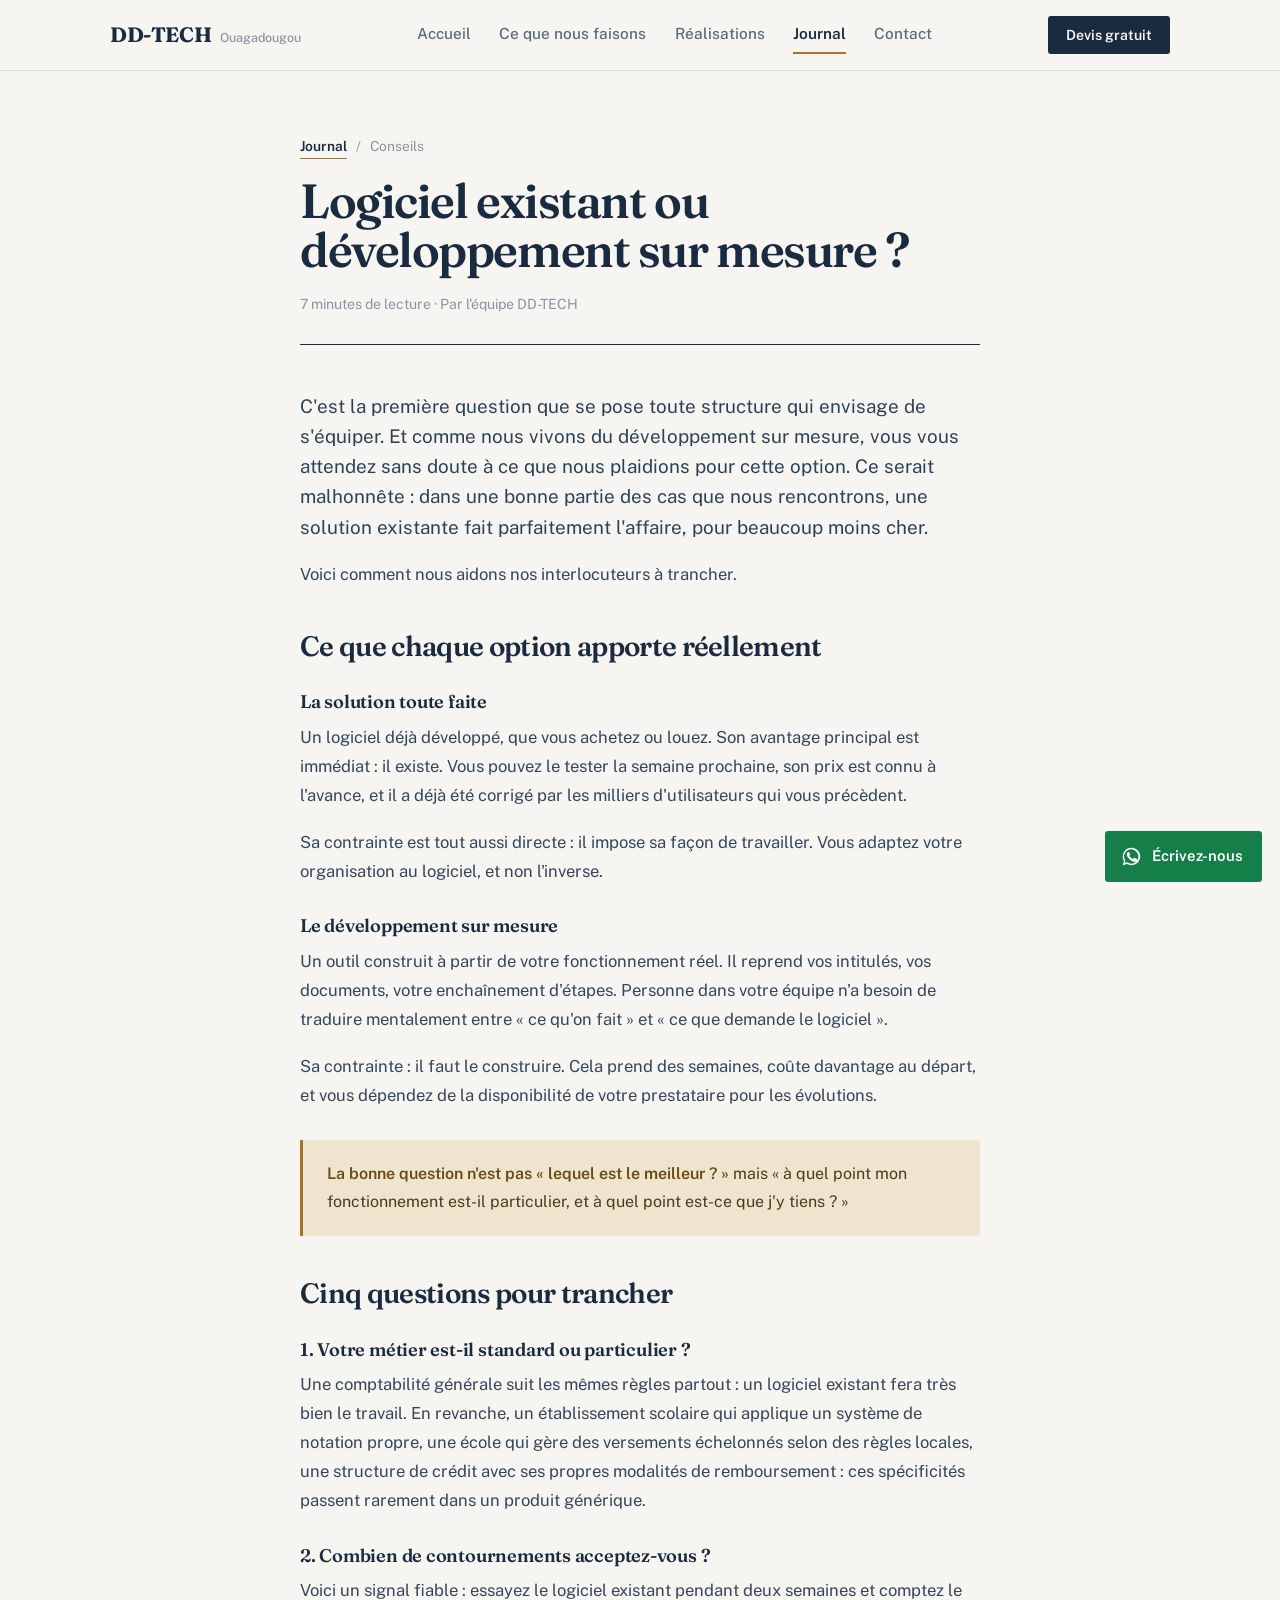
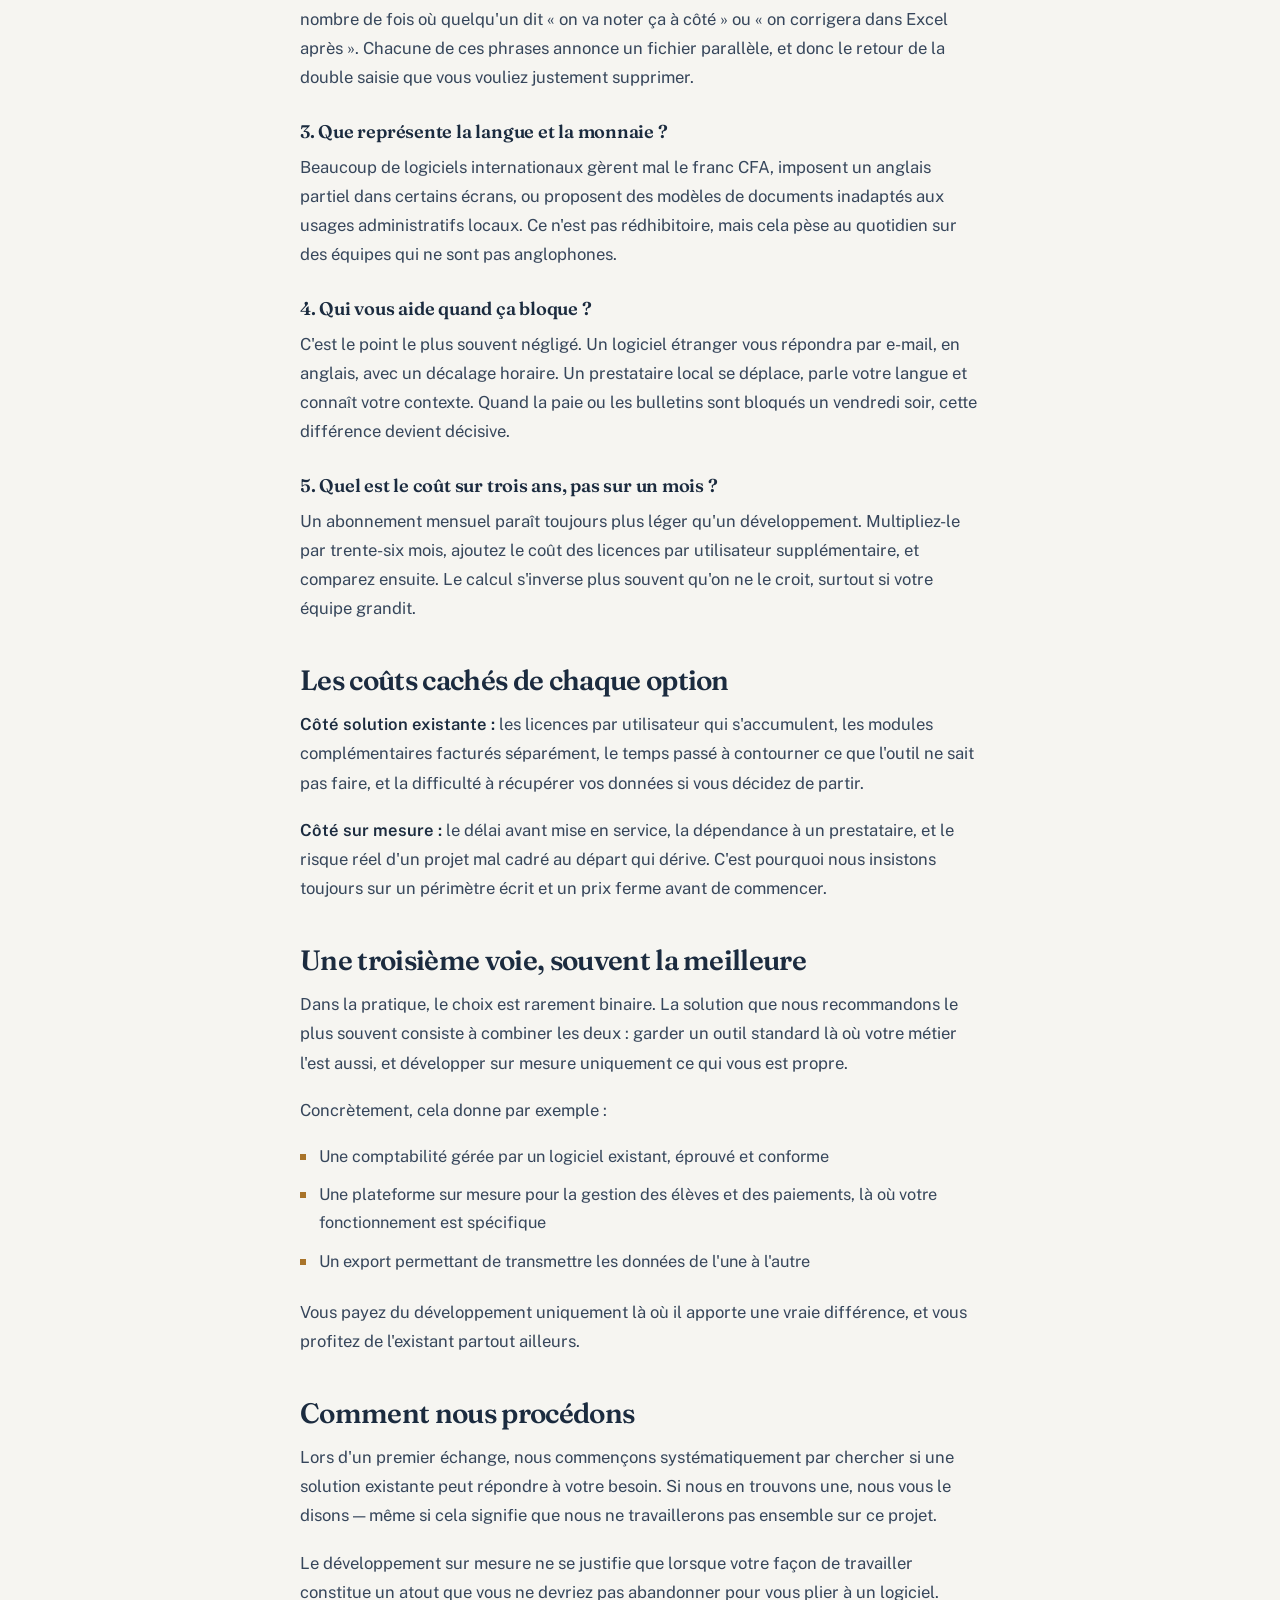
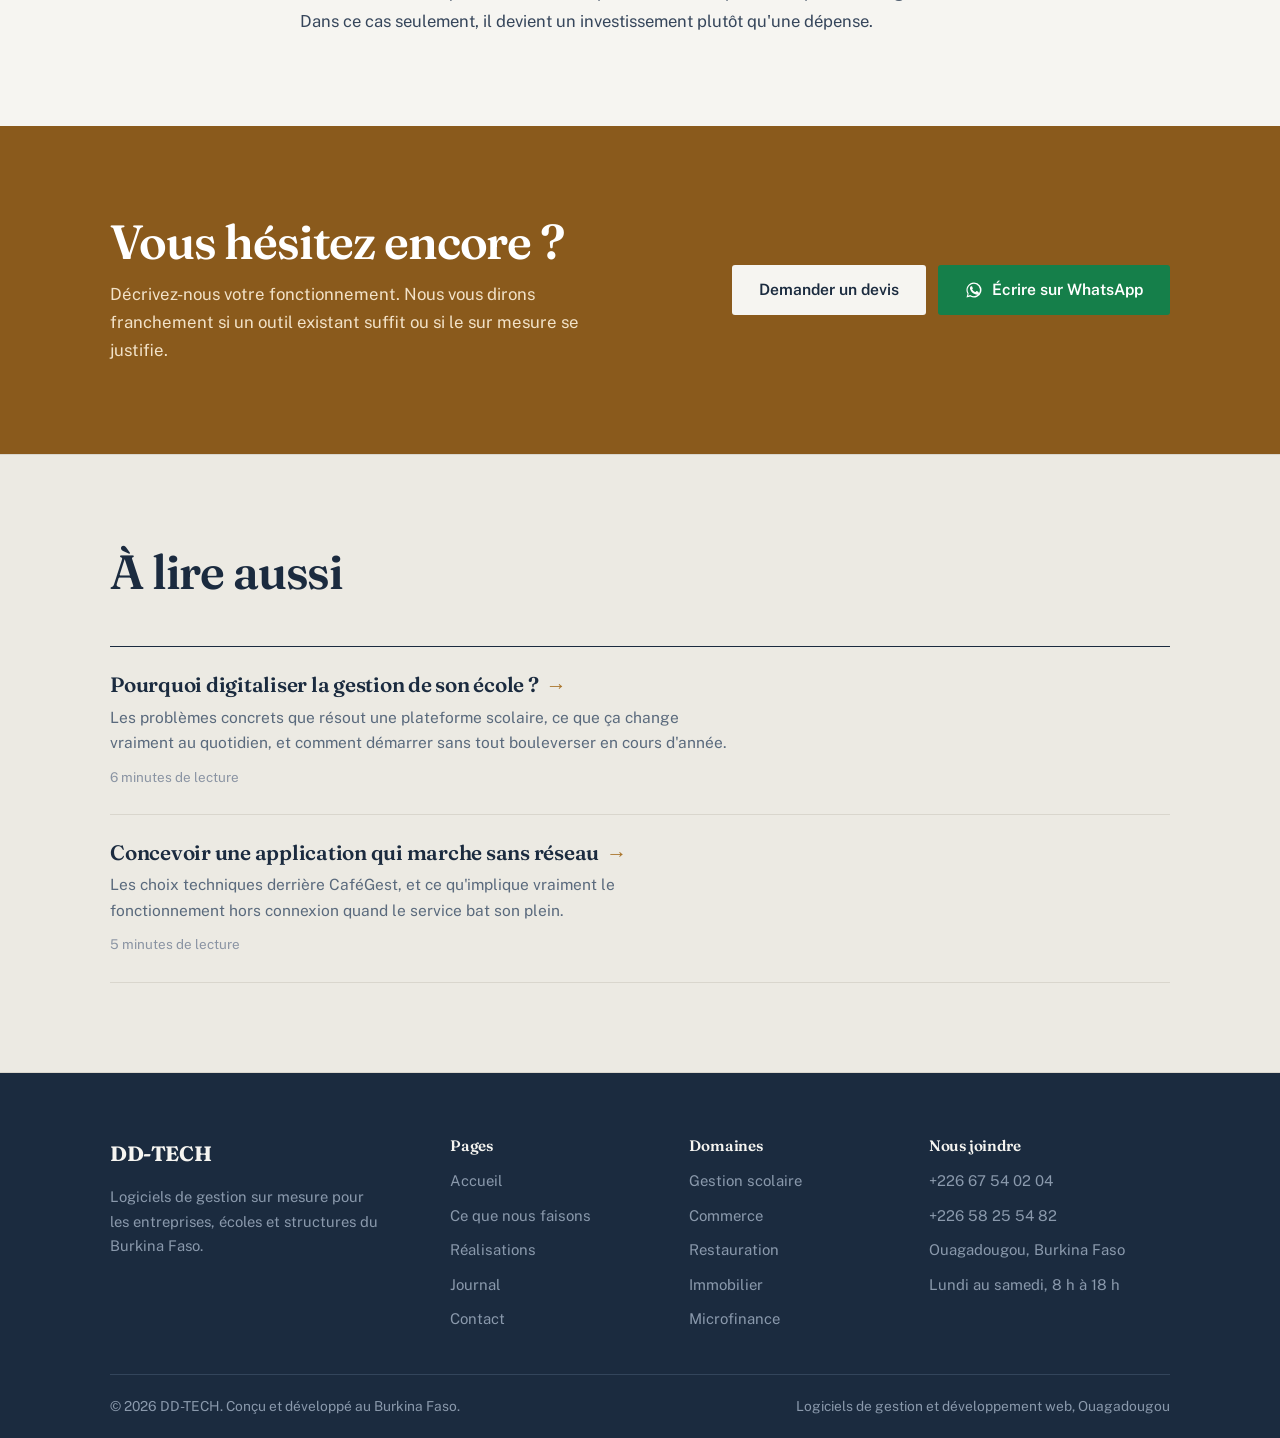
<file: blog/choisir-application-sur-mesure.html>
<!doctype html>
<html lang="fr">
<head>
<meta charset="UTF-8">
<meta name="viewport" content="width=device-width, initial-scale=1">
<title>Logiciel existant ou développement sur mesure ? — DD-TECH</title>
<meta name="description" content="Logiciel existant ou développement sur mesure : les vraies questions à se poser, les coûts cachés de chaque option et les cas où une solution toute faite suffit largement.">
<meta name="theme-color" content="#1B2B3F">
<link rel="canonical" href="https://dd-tech.bf/blog/choisir-application-sur-mesure.html">

<meta property="og:type" content="article">
<meta property="og:locale" content="fr_FR">
<meta property="og:site_name" content="DD-TECH">
<meta property="og:title" content="Logiciel existant ou développement sur mesure ?">
<meta property="og:description" content="Les vraies questions à se poser avant de choisir, et les coûts cachés de chaque option.">
<meta property="og:url" content="https://dd-tech.bf/blog/choisir-application-sur-mesure.html">
<meta property="og:image" content="https://dd-tech.bf/og-image.png">
<meta name="twitter:card" content="summary_large_image">

<link rel="icon" href="../favicon.svg" type="image/svg+xml">
<link rel="preconnect" href="https://fonts.googleapis.com">
<link rel="preconnect" href="https://fonts.gstatic.com" crossorigin>
<link href="https://fonts.googleapis.com/css2?family=Fraunces:opsz,wght@9..144,500;9..144,600;9..144,700&family=Public+Sans:wght@400;500;600;700&display=swap" rel="stylesheet">
<link rel="stylesheet" href="../style.css">
</head>
<body>

<a href="#main" class="skip-link">Aller au contenu</a>

<header class="site-header">
  <div class="wrap">
    <a href="../index.html" class="brand" aria-label="DD-TECH, accueil">
      <span class="brand-name">DD-TECH</span>
      <span class="brand-place">Ouagadougou</span>
    </a>
    <nav class="nav-links" id="nav-menu" aria-label="Navigation principale">
      <a href="../index.html">Accueil</a>
      <a href="../services.html">Ce que nous faisons</a>
      <a href="../portfolio.html">Réalisations</a>
      <a href="../blog.html" class="active">Journal</a>
      <a href="../contact.html">Contact</a>
    </nav>
    <button class="nav-toggle" aria-label="Ouvrir le menu" aria-expanded="false" aria-controls="nav-menu"><i></i></button>
    <div class="nav-cta">
      <a class="btn btn-ink btn-sm" href="../contact.html">Devis gratuit</a>
    </div>
  </div>
</header>

<main id="main">

<article>
  <header class="article-hero">
    <div class="wrap wrap-narrow">
      <p class="article-fil"><a href="../blog.html">Journal</a><span aria-hidden="true">/</span>Conseils</p>
      <h1>Logiciel existant ou développement sur mesure ?</h1>
      <p class="article-temps">7 minutes de lecture · Par l'équipe DD-TECH</p>
      <hr class="article-rule">
    </div>
  </header>

  <div class="wrap">
    <div class="article-body">

      <p>C'est la première question que se pose toute structure qui envisage de s'équiper. Et comme nous vivons du développement sur mesure, vous vous attendez sans doute à ce que nous plaidions pour cette option. Ce serait malhonnête : dans une bonne partie des cas que nous rencontrons, une solution existante fait parfaitement l'affaire, pour beaucoup moins cher.</p>

      <p>Voici comment nous aidons nos interlocuteurs à trancher.</p>

      <h2>Ce que chaque option apporte réellement</h2>

      <h3>La solution toute faite</h3>
      <p>Un logiciel déjà développé, que vous achetez ou louez. Son avantage principal est immédiat : il existe. Vous pouvez le tester la semaine prochaine, son prix est connu à l'avance, et il a déjà été corrigé par les milliers d'utilisateurs qui vous précèdent.</p>
      <p>Sa contrainte est tout aussi directe : il impose sa façon de travailler. Vous adaptez votre organisation au logiciel, et non l'inverse.</p>

      <h3>Le développement sur mesure</h3>
      <p>Un outil construit à partir de votre fonctionnement réel. Il reprend vos intitulés, vos documents, votre enchaînement d'étapes. Personne dans votre équipe n'a besoin de traduire mentalement entre « ce qu'on fait » et « ce que demande le logiciel ».</p>
      <p>Sa contrainte : il faut le construire. Cela prend des semaines, coûte davantage au départ, et vous dépendez de la disponibilité de votre prestataire pour les évolutions.</p>

      <div class="aparte">
        <p><strong>La bonne question n'est pas « lequel est le meilleur ? »</strong> mais « à quel point mon fonctionnement est-il particulier, et à quel point est-ce que j'y tiens ? »</p>
      </div>

      <h2>Cinq questions pour trancher</h2>

      <h3>1. Votre métier est-il standard ou particulier ?</h3>
      <p>Une comptabilité générale suit les mêmes règles partout : un logiciel existant fera très bien le travail. En revanche, un établissement scolaire qui applique un système de notation propre, une école qui gère des versements échelonnés selon des règles locales, une structure de crédit avec ses propres modalités de remboursement : ces spécificités passent rarement dans un produit générique.</p>

      <h3>2. Combien de contournements acceptez-vous ?</h3>
      <p>Voici un signal fiable : essayez le logiciel existant pendant deux semaines et comptez le nombre de fois où quelqu'un dit « on va noter ça à côté » ou « on corrigera dans Excel après ». Chacune de ces phrases annonce un fichier parallèle, et donc le retour de la double saisie que vous vouliez justement supprimer.</p>

      <h3>3. Que représente la langue et la monnaie ?</h3>
      <p>Beaucoup de logiciels internationaux gèrent mal le franc CFA, imposent un anglais partiel dans certains écrans, ou proposent des modèles de documents inadaptés aux usages administratifs locaux. Ce n'est pas rédhibitoire, mais cela pèse au quotidien sur des équipes qui ne sont pas anglophones.</p>

      <h3>4. Qui vous aide quand ça bloque ?</h3>
      <p>C'est le point le plus souvent négligé. Un logiciel étranger vous répondra par e-mail, en anglais, avec un décalage horaire. Un prestataire local se déplace, parle votre langue et connaît votre contexte. Quand la paie ou les bulletins sont bloqués un vendredi soir, cette différence devient décisive.</p>

      <h3>5. Quel est le coût sur trois ans, pas sur un mois ?</h3>
      <p>Un abonnement mensuel paraît toujours plus léger qu'un développement. Multipliez-le par trente-six mois, ajoutez le coût des licences par utilisateur supplémentaire, et comparez ensuite. Le calcul s'inverse plus souvent qu'on ne le croit, surtout si votre équipe grandit.</p>

      <h2>Les coûts cachés de chaque option</h2>

      <p><strong>Côté solution existante :</strong> les licences par utilisateur qui s'accumulent, les modules complémentaires facturés séparément, le temps passé à contourner ce que l'outil ne sait pas faire, et la difficulté à récupérer vos données si vous décidez de partir.</p>

      <p><strong>Côté sur mesure :</strong> le délai avant mise en service, la dépendance à un prestataire, et le risque réel d'un projet mal cadré au départ qui dérive. C'est pourquoi nous insistons toujours sur un périmètre écrit et un prix ferme avant de commencer.</p>

      <h2>Une troisième voie, souvent la meilleure</h2>

      <p>Dans la pratique, le choix est rarement binaire. La solution que nous recommandons le plus souvent consiste à combiner les deux : garder un outil standard là où votre métier l'est aussi, et développer sur mesure uniquement ce qui vous est propre.</p>

      <p>Concrètement, cela donne par exemple :</p>

      <ul>
        <li>Une comptabilité gérée par un logiciel existant, éprouvé et conforme</li>
        <li>Une plateforme sur mesure pour la gestion des élèves et des paiements, là où votre fonctionnement est spécifique</li>
        <li>Un export permettant de transmettre les données de l'une à l'autre</li>
      </ul>

      <p>Vous payez du développement uniquement là où il apporte une vraie différence, et vous profitez de l'existant partout ailleurs.</p>

      <h2>Comment nous procédons</h2>

      <p>Lors d'un premier échange, nous commençons systématiquement par chercher si une solution existante peut répondre à votre besoin. Si nous en trouvons une, nous vous le disons — même si cela signifie que nous ne travaillerons pas ensemble sur ce projet.</p>

      <p>Le développement sur mesure ne se justifie que lorsque votre façon de travailler constitue un atout que vous ne devriez pas abandonner pour vous plier à un logiciel. Dans ce cas seulement, il devient un investissement plutôt qu'une dépense.</p>

    </div>
  </div>
</article>

<section class="section band-ochre">
  <div class="wrap">
    <div class="cta">
      <div>
        <h2>Vous hésitez encore ?</h2>
        <p>Décrivez-nous votre fonctionnement. Nous vous dirons franchement si un outil existant suffit ou si le sur mesure se justifie.</p>
      </div>
      <div class="cta-actions">
        <a href="../contact.html" class="btn btn-paper">Demander un devis</a>
        <a href="https://wa.me/22667540204?text=Bonjour%20DD-TECH%2C%20j%27h%C3%A9site%20entre%20un%20logiciel%20existant%20et%20du%20sur%20mesure." target="_blank" rel="noopener" class="btn btn-wa">
          <svg viewBox="0 0 24 24" fill="currentColor" aria-hidden="true"><path d="M17.5 14.4c-.3-.2-1.7-.9-2-1-.3-.1-.4-.2-.6.1-.2.3-.7.9-.9 1.1-.2.2-.3.2-.6.1-1.6-.8-2.7-1.5-3.8-3.3-.3-.5.3-.5.8-1.5.1-.2 0-.3 0-.5s-.6-1.5-.9-2.1c-.2-.5-.4-.4-.6-.4h-.5c-.2 0-.5.1-.8.4-.3.3-1 1-1 2.5s1.1 2.9 1.2 3.1c.1.2 2.1 3.2 5.1 4.5 1.9.8 2.6.9 3.5.7.6-.1 1.7-.7 1.9-1.4.2-.7.2-1.2.2-1.4-.1-.1-.3-.2-.6-.4M12 2a10 10 0 0 0-8.6 15.1L2 22l5-1.3A10 10 0 1 0 12 2m0 18.2c-1.6 0-3.2-.5-4.6-1.3l-.3-.2-3 .8.8-2.9-.2-.3A8.2 8.2 0 1 1 12 20.2"/></svg>
          Écrire sur WhatsApp
        </a>
      </div>
    </div>
  </div>
</section>

<section class="section band-paper">
  <div class="wrap">
    <div class="section-head">
      <h2>À lire aussi</h2>
    </div>
    <div class="posts">
      <a class="post" href="pourquoi-digitaliser-son-ecole.html">
        <h3>Pourquoi digitaliser la gestion de son école ?</h3>
        <p>Les problèmes concrets que résout une plateforme scolaire, ce que ça change vraiment au quotidien, et comment démarrer sans tout bouleverser en cours d'année.</p>
        <p class="temps">6 minutes de lecture</p>
      </a>
      <a class="post" href="dd-tech-cafegest.html">
        <h3>Concevoir une application qui marche sans réseau</h3>
        <p>Les choix techniques derrière CaféGest, et ce qu'implique vraiment le fonctionnement hors connexion quand le service bat son plein.</p>
        <p class="temps">5 minutes de lecture</p>
      </a>
    </div>
  </div>
</section>

</main>

<footer>
  <div class="wrap">
    <div class="foot-grid">
      <div class="foot-brand">
        <span class="brand-name">DD-TECH</span>
        <p>Logiciels de gestion sur mesure pour les entreprises, écoles et structures du Burkina Faso.</p>
      </div>
      <div class="foot-col">
        <h4>Pages</h4>
        <ul>
          <li><a href="../index.html">Accueil</a></li>
          <li><a href="../services.html">Ce que nous faisons</a></li>
          <li><a href="../portfolio.html">Réalisations</a></li>
          <li><a href="../blog.html">Journal</a></li>
          <li><a href="../contact.html">Contact</a></li>
        </ul>
      </div>
      <div class="foot-col">
        <h4>Domaines</h4>
        <ul>
          <li><a href="../services.html#scolaire">Gestion scolaire</a></li>
          <li><a href="../services.html#commerce">Commerce</a></li>
          <li><a href="../services.html#restauration">Restauration</a></li>
          <li><a href="../services.html#immobilier">Immobilier</a></li>
          <li><a href="../services.html#finance">Microfinance</a></li>
        </ul>
      </div>
      <div class="foot-col">
        <h4>Nous joindre</h4>
        <ul>
          <li><a href="tel:+22667540204">+226 67 54 02 04</a></li>
          <li><a href="tel:+22658255482">+226 58 25 54 82</a></li>
          <li>Ouagadougou, Burkina Faso</li>
          <li>Lundi au samedi, 8 h à 18 h</li>
        </ul>
      </div>
    </div>
    <div class="foot-bottom">
      <span>© <span class="year">2026</span> DD-TECH. Conçu et développé au Burkina Faso.</span>
      <span>Logiciels de gestion et développement web, Ouagadougou</span>
    </div>
  </div>
</footer>

<a class="wa-float" href="https://wa.me/22667540204?text=Bonjour%20DD-TECH%2C%20je%20souhaite%20discuter%20d%27un%20projet." target="_blank" rel="noopener" aria-label="Nous écrire sur WhatsApp">
  <svg viewBox="0 0 24 24" fill="currentColor" aria-hidden="true"><path d="M17.5 14.4c-.3-.2-1.7-.9-2-1-.3-.1-.4-.2-.6.1-.2.3-.7.9-.9 1.1-.2.2-.3.2-.6.1-1.6-.8-2.7-1.5-3.8-3.3-.3-.5.3-.5.8-1.5.1-.2 0-.3 0-.5s-.6-1.5-.9-2.1c-.2-.5-.4-.4-.6-.4h-.5c-.2 0-.5.1-.8.4-.3.3-1 1-1 2.5s1.1 2.9 1.2 3.1c.1.2 2.1 3.2 5.1 4.5 1.9.8 2.6.9 3.5.7.6-.1 1.7-.7 1.9-1.4.2-.7.2-1.2.2-1.4-.1-.1-.3-.2-.6-.4M12 2a10 10 0 0 0-8.6 15.1L2 22l5-1.3A10 10 0 1 0 12 2m0 18.2c-1.6 0-3.2-.5-4.6-1.3l-.3-.2-3 .8.8-2.9-.2-.3A8.2 8.2 0 1 1 12 20.2"/></svg>
  <span>Écrivez-nous</span>
</a>

<script src="../script.js"></script>
</body>
</html>
</file>
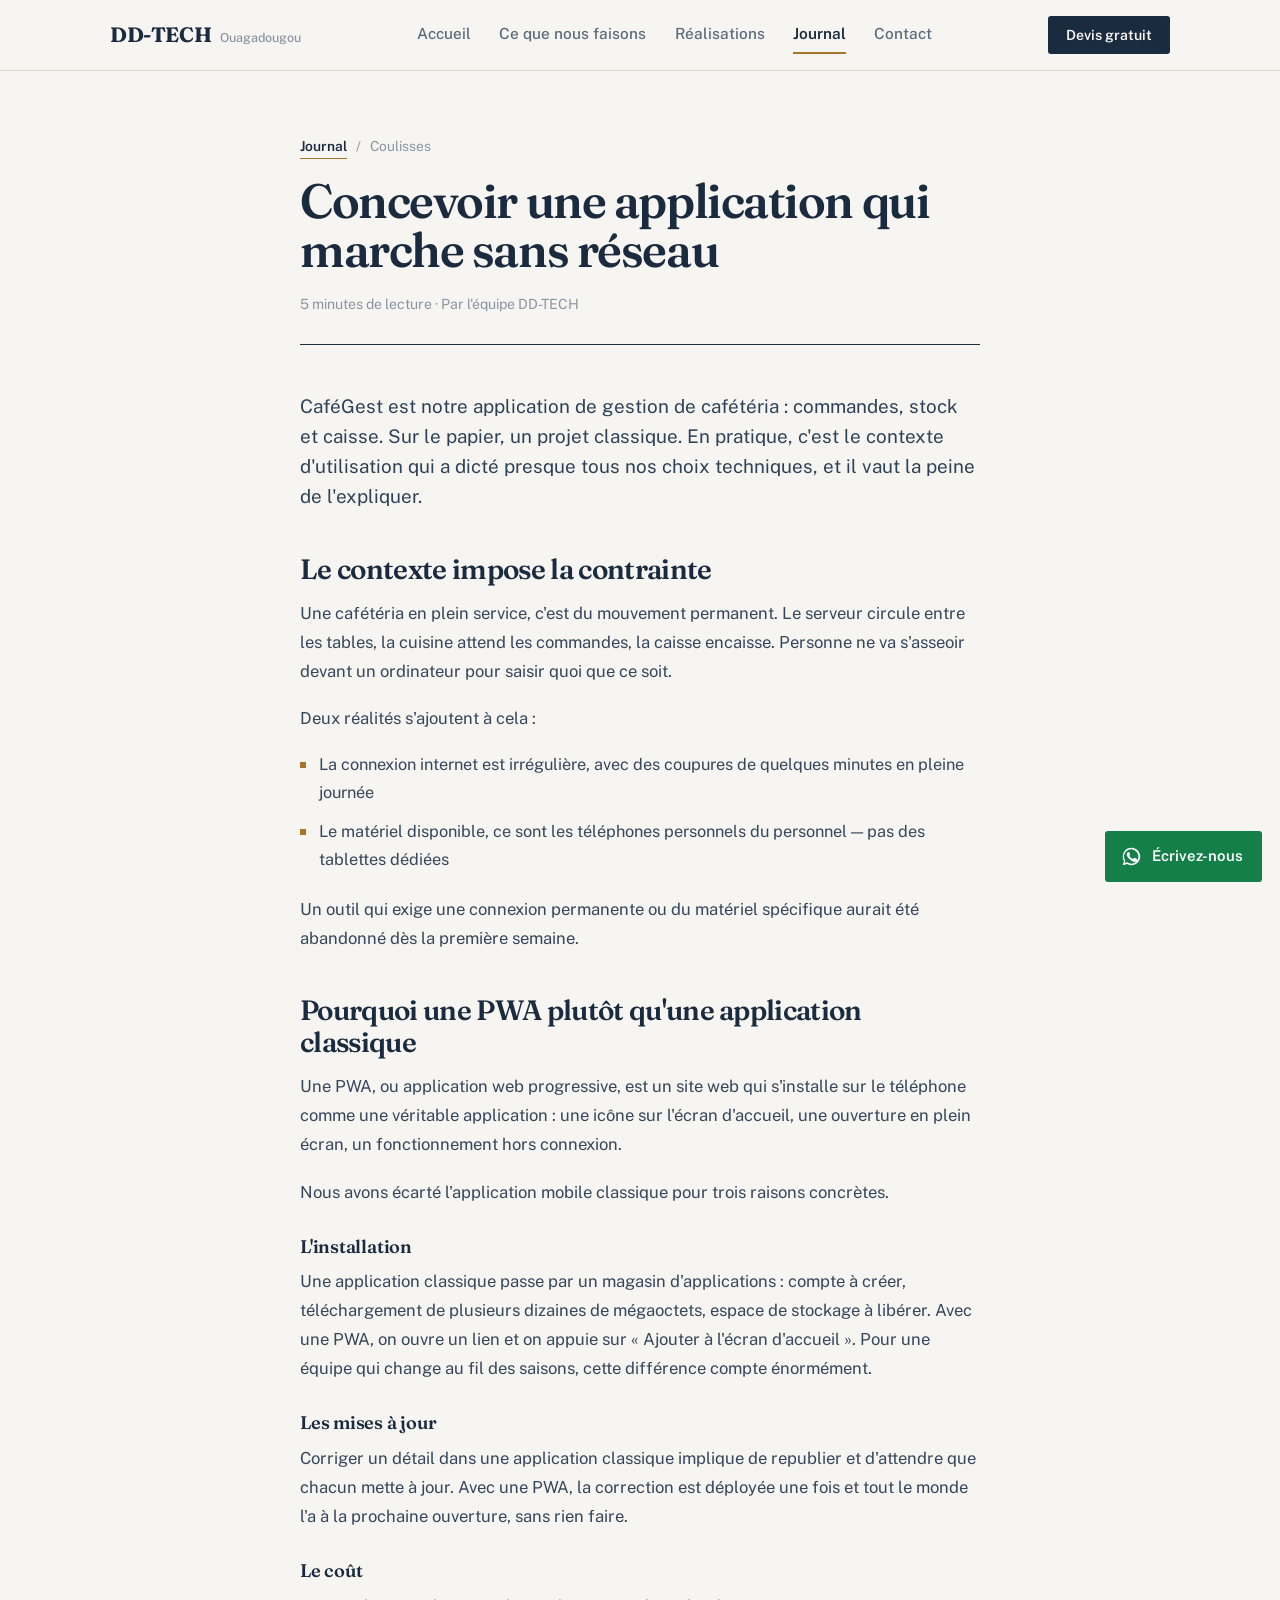
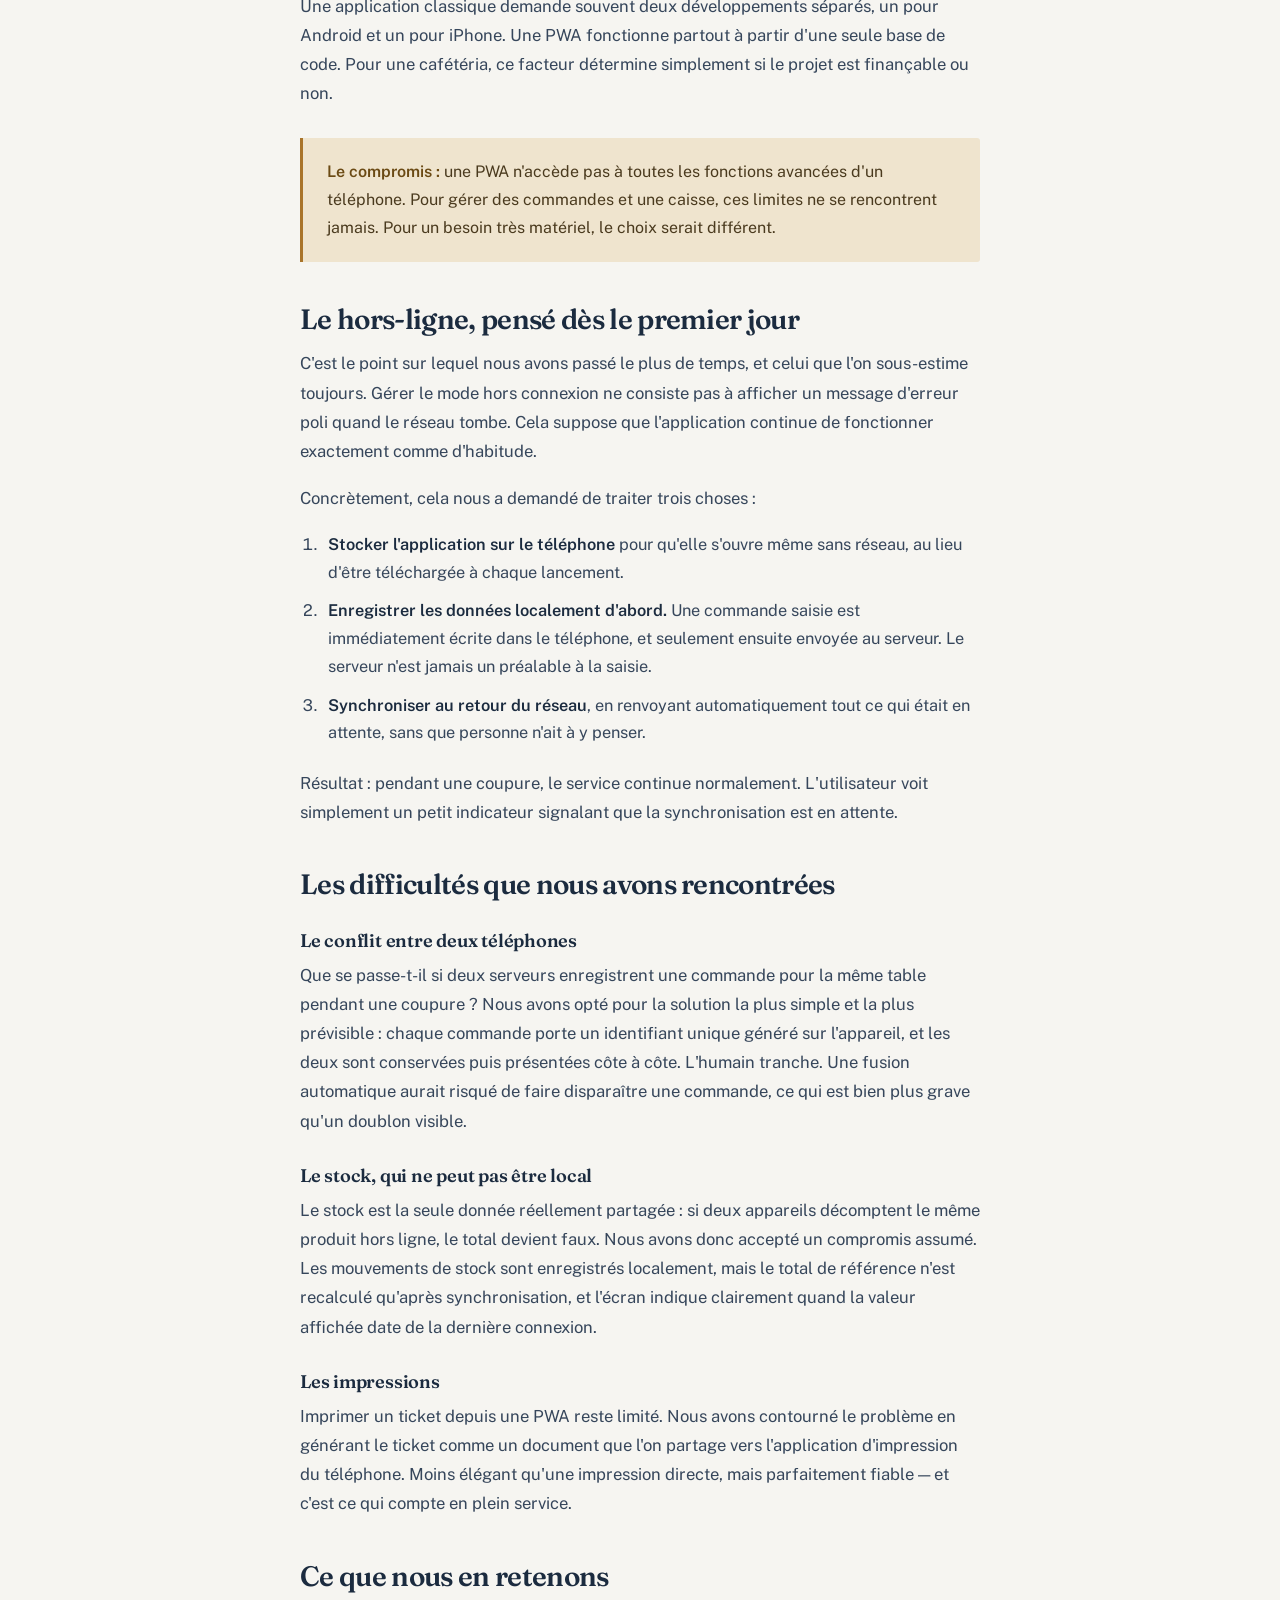
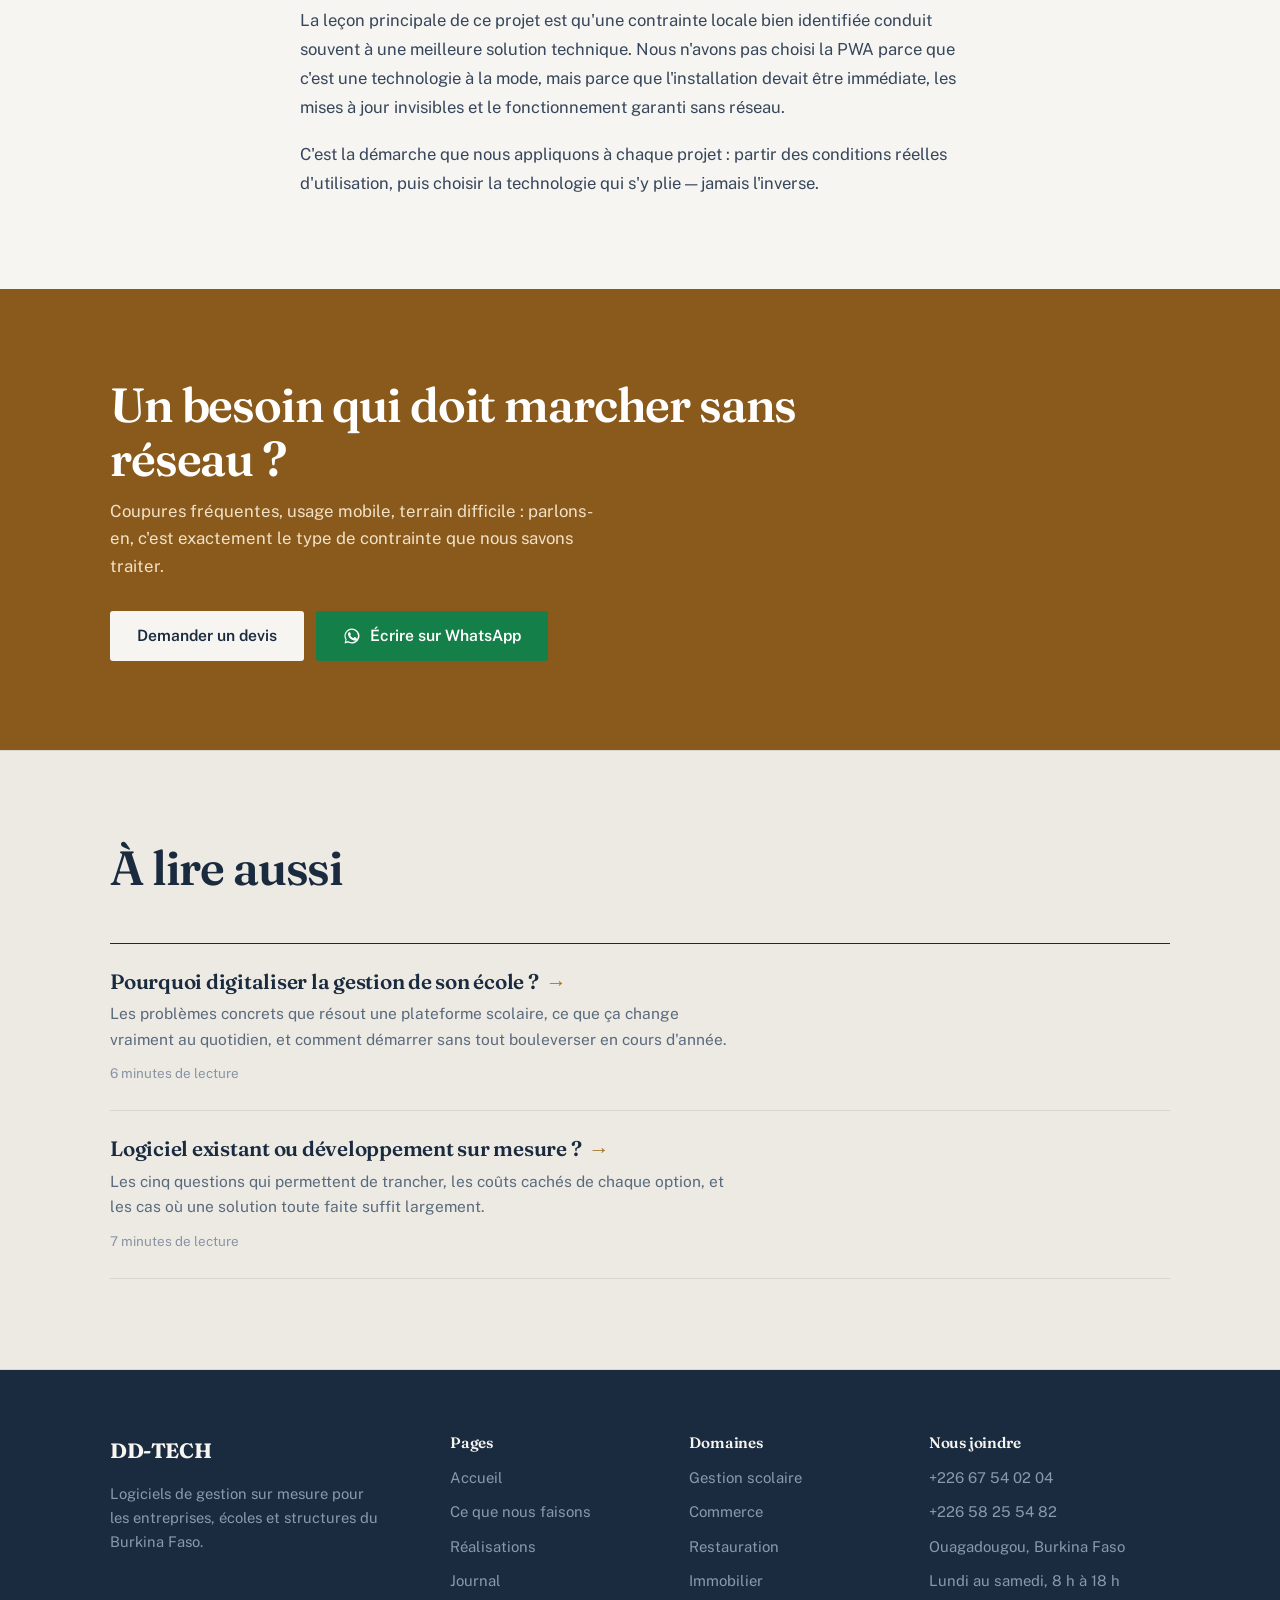
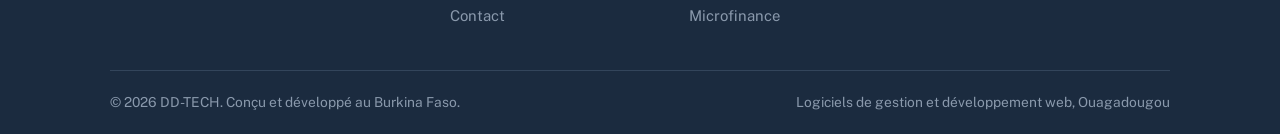
<file: blog/dd-tech-cafegest.html>
<!doctype html>
<html lang="fr">
<head>
<meta charset="UTF-8">
<meta name="viewport" content="width=device-width, initial-scale=1">
<title>Concevoir une application qui marche sans réseau — DD-TECH</title>
<meta name="description" content="Retour sur les choix techniques derrière CaféGest : pourquoi une application progressive plutôt qu'une application classique quand la connexion n'est pas fiable.">
<meta name="theme-color" content="#1B2B3F">
<link rel="canonical" href="https://dd-tech.bf/blog/dd-tech-cafegest.html">

<meta property="og:type" content="article">
<meta property="og:locale" content="fr_FR">
<meta property="og:site_name" content="DD-TECH">
<meta property="og:title" content="Concevoir une application qui marche sans réseau">
<meta property="og:description" content="Pourquoi une application progressive quand la connexion n'est pas fiable.">
<meta property="og:url" content="https://dd-tech.bf/blog/dd-tech-cafegest.html">
<meta property="og:image" content="https://dd-tech.bf/og-image.png">
<meta name="twitter:card" content="summary_large_image">

<link rel="icon" href="../favicon.svg" type="image/svg+xml">
<link rel="preconnect" href="https://fonts.googleapis.com">
<link rel="preconnect" href="https://fonts.gstatic.com" crossorigin>
<link href="https://fonts.googleapis.com/css2?family=Fraunces:opsz,wght@9..144,500;9..144,600;9..144,700&family=Public+Sans:wght@400;500;600;700&display=swap" rel="stylesheet">
<link rel="stylesheet" href="../style.css">
</head>
<body>

<a href="#main" class="skip-link">Aller au contenu</a>

<header class="site-header">
  <div class="wrap">
    <a href="../index.html" class="brand" aria-label="DD-TECH, accueil">
      <span class="brand-name">DD-TECH</span>
      <span class="brand-place">Ouagadougou</span>
    </a>
    <nav class="nav-links" id="nav-menu" aria-label="Navigation principale">
      <a href="../index.html">Accueil</a>
      <a href="../services.html">Ce que nous faisons</a>
      <a href="../portfolio.html">Réalisations</a>
      <a href="../blog.html" class="active">Journal</a>
      <a href="../contact.html">Contact</a>
    </nav>
    <button class="nav-toggle" aria-label="Ouvrir le menu" aria-expanded="false" aria-controls="nav-menu"><i></i></button>
    <div class="nav-cta">
      <a class="btn btn-ink btn-sm" href="../contact.html">Devis gratuit</a>
    </div>
  </div>
</header>

<main id="main">

<article>
  <header class="article-hero">
    <div class="wrap wrap-narrow">
      <p class="article-fil"><a href="../blog.html">Journal</a><span aria-hidden="true">/</span>Coulisses</p>
      <h1>Concevoir une application qui marche sans réseau</h1>
      <p class="article-temps">5 minutes de lecture · Par l'équipe DD-TECH</p>
      <hr class="article-rule">
    </div>
  </header>

  <div class="wrap">
    <div class="article-body">

      <p>CaféGest est notre application de gestion de cafétéria : commandes, stock et caisse. Sur le papier, un projet classique. En pratique, c'est le contexte d'utilisation qui a dicté presque tous nos choix techniques, et il vaut la peine de l'expliquer.</p>

      <h2>Le contexte impose la contrainte</h2>

      <p>Une cafétéria en plein service, c'est du mouvement permanent. Le serveur circule entre les tables, la cuisine attend les commandes, la caisse encaisse. Personne ne va s'asseoir devant un ordinateur pour saisir quoi que ce soit.</p>

      <p>Deux réalités s'ajoutent à cela :</p>

      <ul>
        <li>La connexion internet est irrégulière, avec des coupures de quelques minutes en pleine journée</li>
        <li>Le matériel disponible, ce sont les téléphones personnels du personnel — pas des tablettes dédiées</li>
      </ul>

      <p>Un outil qui exige une connexion permanente ou du matériel spécifique aurait été abandonné dès la première semaine.</p>

      <h2>Pourquoi une PWA plutôt qu'une application classique</h2>

      <p>Une PWA, ou application web progressive, est un site web qui s'installe sur le téléphone comme une véritable application : une icône sur l'écran d'accueil, une ouverture en plein écran, un fonctionnement hors connexion.</p>

      <p>Nous avons écarté l'application mobile classique pour trois raisons concrètes.</p>

      <h3>L'installation</h3>
      <p>Une application classique passe par un magasin d'applications : compte à créer, téléchargement de plusieurs dizaines de mégaoctets, espace de stockage à libérer. Avec une PWA, on ouvre un lien et on appuie sur « Ajouter à l'écran d'accueil ». Pour une équipe qui change au fil des saisons, cette différence compte énormément.</p>

      <h3>Les mises à jour</h3>
      <p>Corriger un détail dans une application classique implique de republier et d'attendre que chacun mette à jour. Avec une PWA, la correction est déployée une fois et tout le monde l'a à la prochaine ouverture, sans rien faire.</p>

      <h3>Le coût</h3>
      <p>Une application classique demande souvent deux développements séparés, un pour Android et un pour iPhone. Une PWA fonctionne partout à partir d'une seule base de code. Pour une cafétéria, ce facteur détermine simplement si le projet est finançable ou non.</p>

      <div class="aparte">
        <p><strong>Le compromis :</strong> une PWA n'accède pas à toutes les fonctions avancées d'un téléphone. Pour gérer des commandes et une caisse, ces limites ne se rencontrent jamais. Pour un besoin très matériel, le choix serait différent.</p>
      </div>

      <h2>Le hors-ligne, pensé dès le premier jour</h2>

      <p>C'est le point sur lequel nous avons passé le plus de temps, et celui que l'on sous-estime toujours. Gérer le mode hors connexion ne consiste pas à afficher un message d'erreur poli quand le réseau tombe. Cela suppose que l'application continue de fonctionner exactement comme d'habitude.</p>

      <p>Concrètement, cela nous a demandé de traiter trois choses :</p>

      <ol>
        <li><strong>Stocker l'application sur le téléphone</strong> pour qu'elle s'ouvre même sans réseau, au lieu d'être téléchargée à chaque lancement.</li>
        <li><strong>Enregistrer les données localement d'abord.</strong> Une commande saisie est immédiatement écrite dans le téléphone, et seulement ensuite envoyée au serveur. Le serveur n'est jamais un préalable à la saisie.</li>
        <li><strong>Synchroniser au retour du réseau</strong>, en renvoyant automatiquement tout ce qui était en attente, sans que personne n'ait à y penser.</li>
      </ol>

      <p>Résultat : pendant une coupure, le service continue normalement. L'utilisateur voit simplement un petit indicateur signalant que la synchronisation est en attente.</p>

      <h2>Les difficultés que nous avons rencontrées</h2>

      <h3>Le conflit entre deux téléphones</h3>
      <p>Que se passe-t-il si deux serveurs enregistrent une commande pour la même table pendant une coupure ? Nous avons opté pour la solution la plus simple et la plus prévisible : chaque commande porte un identifiant unique généré sur l'appareil, et les deux sont conservées puis présentées côte à côte. L'humain tranche. Une fusion automatique aurait risqué de faire disparaître une commande, ce qui est bien plus grave qu'un doublon visible.</p>

      <h3>Le stock, qui ne peut pas être local</h3>
      <p>Le stock est la seule donnée réellement partagée : si deux appareils décomptent le même produit hors ligne, le total devient faux. Nous avons donc accepté un compromis assumé. Les mouvements de stock sont enregistrés localement, mais le total de référence n'est recalculé qu'après synchronisation, et l'écran indique clairement quand la valeur affichée date de la dernière connexion.</p>

      <h3>Les impressions</h3>
      <p>Imprimer un ticket depuis une PWA reste limité. Nous avons contourné le problème en générant le ticket comme un document que l'on partage vers l'application d'impression du téléphone. Moins élégant qu'une impression directe, mais parfaitement fiable — et c'est ce qui compte en plein service.</p>

      <h2>Ce que nous en retenons</h2>

      <p>La leçon principale de ce projet est qu'une contrainte locale bien identifiée conduit souvent à une meilleure solution technique. Nous n'avons pas choisi la PWA parce que c'est une technologie à la mode, mais parce que l'installation devait être immédiate, les mises à jour invisibles et le fonctionnement garanti sans réseau.</p>

      <p>C'est la démarche que nous appliquons à chaque projet : partir des conditions réelles d'utilisation, puis choisir la technologie qui s'y plie — jamais l'inverse.</p>

    </div>
  </div>
</article>

<section class="section band-ochre">
  <div class="wrap">
    <div class="cta">
      <div>
        <h2>Un besoin qui doit marcher sans réseau ?</h2>
        <p>Coupures fréquentes, usage mobile, terrain difficile : parlons-en, c'est exactement le type de contrainte que nous savons traiter.</p>
      </div>
      <div class="cta-actions">
        <a href="../contact.html" class="btn btn-paper">Demander un devis</a>
        <a href="https://wa.me/22667540204?text=Bonjour%20DD-TECH%2C%20j%27ai%20besoin%20d%27une%20application%20qui%20fonctionne%20hors-ligne." target="_blank" rel="noopener" class="btn btn-wa">
          <svg viewBox="0 0 24 24" fill="currentColor" aria-hidden="true"><path d="M17.5 14.4c-.3-.2-1.7-.9-2-1-.3-.1-.4-.2-.6.1-.2.3-.7.9-.9 1.1-.2.2-.3.2-.6.1-1.6-.8-2.7-1.5-3.8-3.3-.3-.5.3-.5.8-1.5.1-.2 0-.3 0-.5s-.6-1.5-.9-2.1c-.2-.5-.4-.4-.6-.4h-.5c-.2 0-.5.1-.8.4-.3.3-1 1-1 2.5s1.1 2.9 1.2 3.1c.1.2 2.1 3.2 5.1 4.5 1.9.8 2.6.9 3.5.7.6-.1 1.7-.7 1.9-1.4.2-.7.2-1.2.2-1.4-.1-.1-.3-.2-.6-.4M12 2a10 10 0 0 0-8.6 15.1L2 22l5-1.3A10 10 0 1 0 12 2m0 18.2c-1.6 0-3.2-.5-4.6-1.3l-.3-.2-3 .8.8-2.9-.2-.3A8.2 8.2 0 1 1 12 20.2"/></svg>
          Écrire sur WhatsApp
        </a>
      </div>
    </div>
  </div>
</section>

<section class="section band-paper">
  <div class="wrap">
    <div class="section-head">
      <h2>À lire aussi</h2>
    </div>
    <div class="posts">
      <a class="post" href="pourquoi-digitaliser-son-ecole.html">
        <h3>Pourquoi digitaliser la gestion de son école ?</h3>
        <p>Les problèmes concrets que résout une plateforme scolaire, ce que ça change vraiment au quotidien, et comment démarrer sans tout bouleverser en cours d'année.</p>
        <p class="temps">6 minutes de lecture</p>
      </a>
      <a class="post" href="choisir-application-sur-mesure.html">
        <h3>Logiciel existant ou développement sur mesure ?</h3>
        <p>Les cinq questions qui permettent de trancher, les coûts cachés de chaque option, et les cas où une solution toute faite suffit largement.</p>
        <p class="temps">7 minutes de lecture</p>
      </a>
    </div>
  </div>
</section>

</main>

<footer>
  <div class="wrap">
    <div class="foot-grid">
      <div class="foot-brand">
        <span class="brand-name">DD-TECH</span>
        <p>Logiciels de gestion sur mesure pour les entreprises, écoles et structures du Burkina Faso.</p>
      </div>
      <div class="foot-col">
        <h4>Pages</h4>
        <ul>
          <li><a href="../index.html">Accueil</a></li>
          <li><a href="../services.html">Ce que nous faisons</a></li>
          <li><a href="../portfolio.html">Réalisations</a></li>
          <li><a href="../blog.html">Journal</a></li>
          <li><a href="../contact.html">Contact</a></li>
        </ul>
      </div>
      <div class="foot-col">
        <h4>Domaines</h4>
        <ul>
          <li><a href="../services.html#scolaire">Gestion scolaire</a></li>
          <li><a href="../services.html#commerce">Commerce</a></li>
          <li><a href="../services.html#restauration">Restauration</a></li>
          <li><a href="../services.html#immobilier">Immobilier</a></li>
          <li><a href="../services.html#finance">Microfinance</a></li>
        </ul>
      </div>
      <div class="foot-col">
        <h4>Nous joindre</h4>
        <ul>
          <li><a href="tel:+22667540204">+226 67 54 02 04</a></li>
          <li><a href="tel:+22658255482">+226 58 25 54 82</a></li>
          <li>Ouagadougou, Burkina Faso</li>
          <li>Lundi au samedi, 8 h à 18 h</li>
        </ul>
      </div>
    </div>
    <div class="foot-bottom">
      <span>© <span class="year">2026</span> DD-TECH. Conçu et développé au Burkina Faso.</span>
      <span>Logiciels de gestion et développement web, Ouagadougou</span>
    </div>
  </div>
</footer>

<a class="wa-float" href="https://wa.me/22667540204?text=Bonjour%20DD-TECH%2C%20je%20souhaite%20discuter%20d%27un%20projet." target="_blank" rel="noopener" aria-label="Nous écrire sur WhatsApp">
  <svg viewBox="0 0 24 24" fill="currentColor" aria-hidden="true"><path d="M17.5 14.4c-.3-.2-1.7-.9-2-1-.3-.1-.4-.2-.6.1-.2.3-.7.9-.9 1.1-.2.2-.3.2-.6.1-1.6-.8-2.7-1.5-3.8-3.3-.3-.5.3-.5.8-1.5.1-.2 0-.3 0-.5s-.6-1.5-.9-2.1c-.2-.5-.4-.4-.6-.4h-.5c-.2 0-.5.1-.8.4-.3.3-1 1-1 2.5s1.1 2.9 1.2 3.1c.1.2 2.1 3.2 5.1 4.5 1.9.8 2.6.9 3.5.7.6-.1 1.7-.7 1.9-1.4.2-.7.2-1.2.2-1.4-.1-.1-.3-.2-.6-.4M12 2a10 10 0 0 0-8.6 15.1L2 22l5-1.3A10 10 0 1 0 12 2m0 18.2c-1.6 0-3.2-.5-4.6-1.3l-.3-.2-3 .8.8-2.9-.2-.3A8.2 8.2 0 1 1 12 20.2"/></svg>
  <span>Écrivez-nous</span>
</a>

<script src="../script.js"></script>
</body>
</html>
</file>
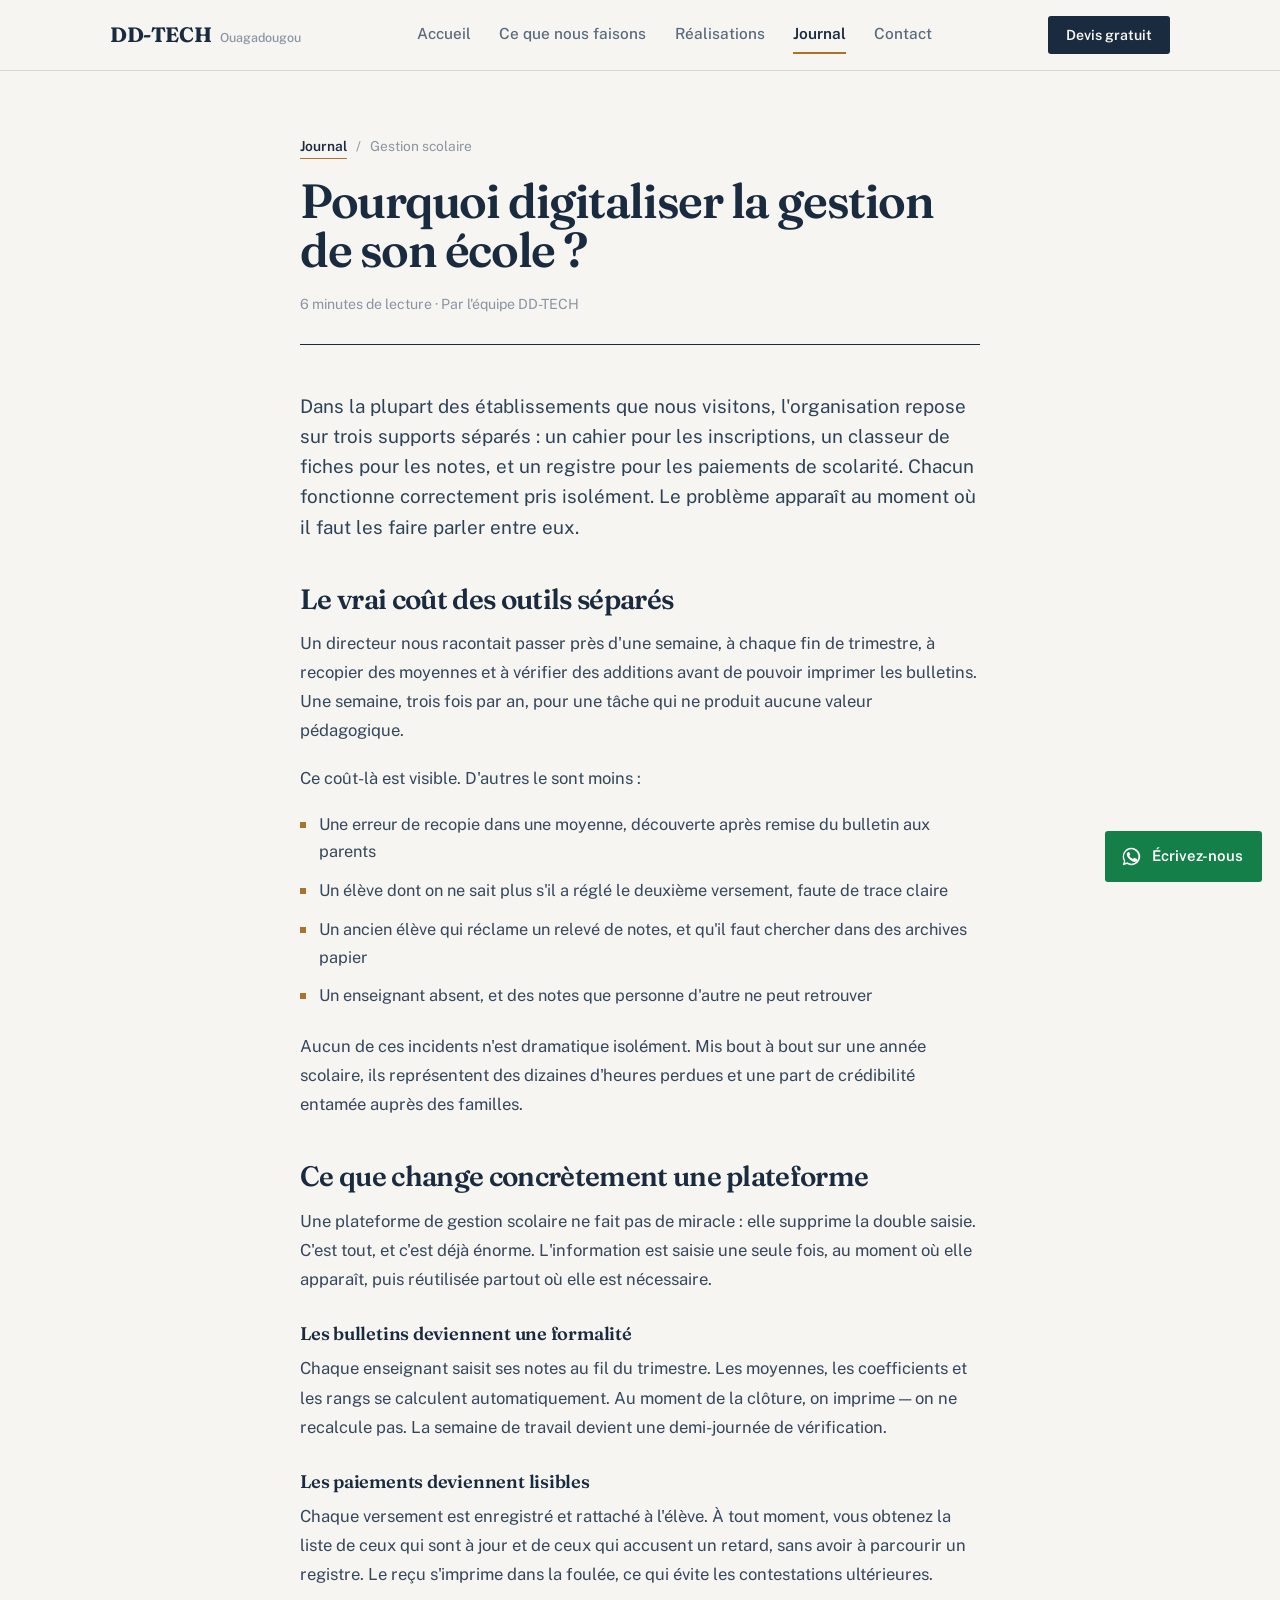
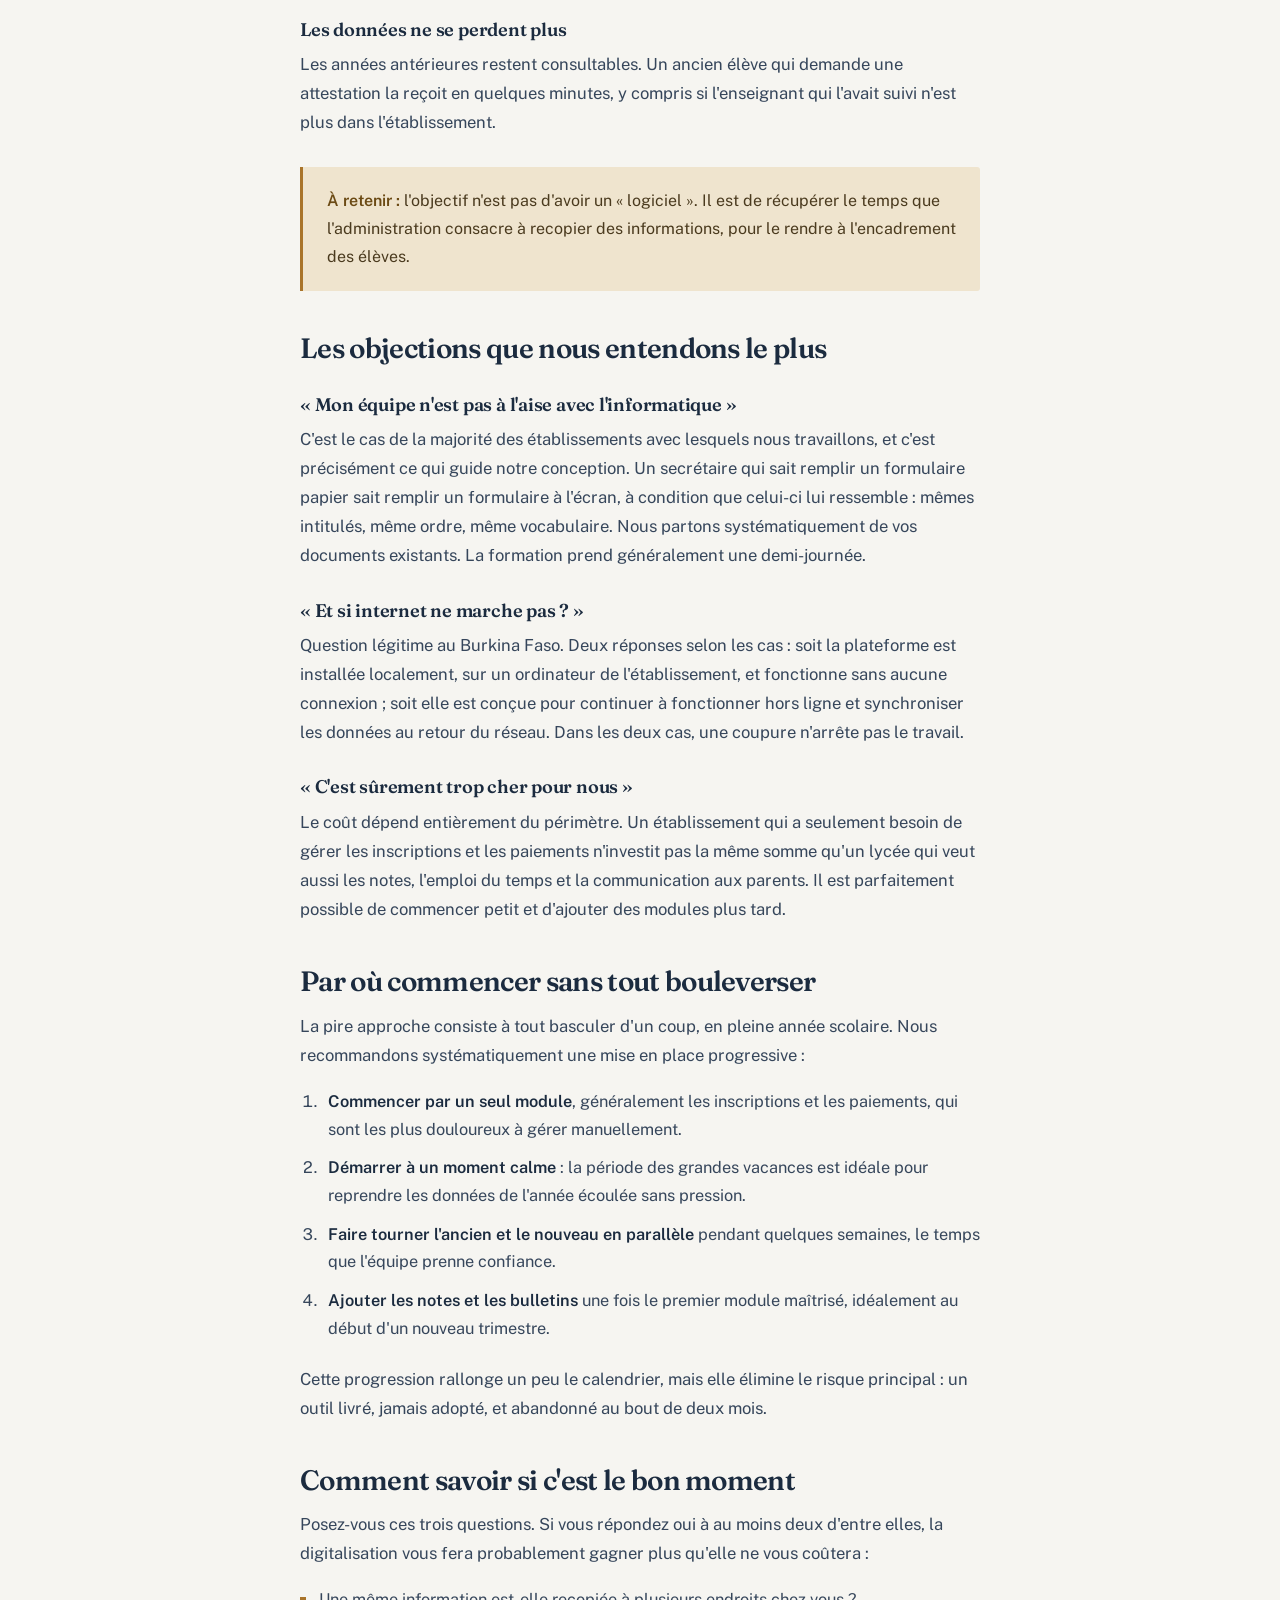
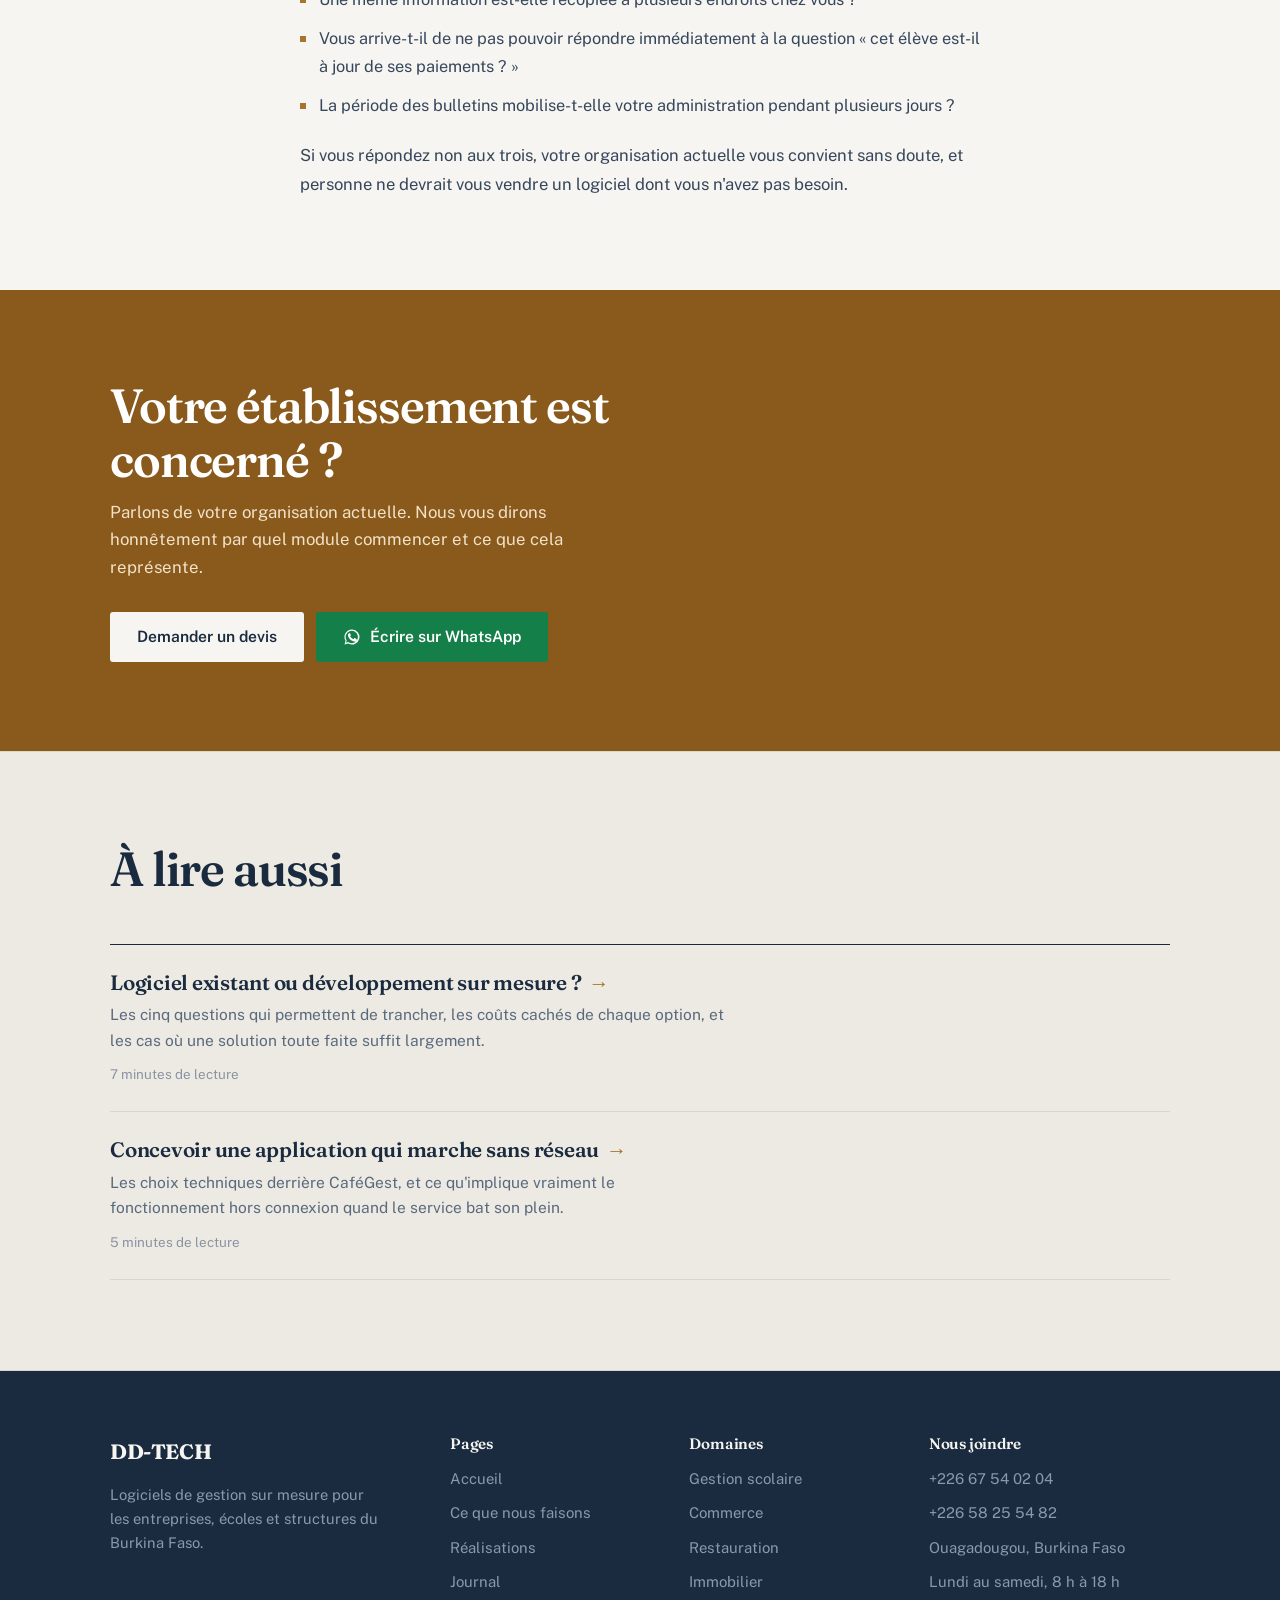
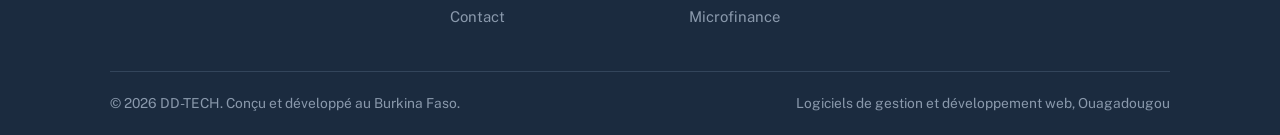
<file: blog/pourquoi-digitaliser-son-ecole.html>
<!doctype html>
<html lang="fr">
<head>
<meta charset="UTF-8">
<meta name="viewport" content="width=device-width, initial-scale=1">
<title>Pourquoi digitaliser la gestion de son école ? — DD-TECH</title>
<meta name="description" content="Bulletins, paiements, dossiers élèves : ce qu'une plateforme de gestion scolaire change concrètement dans un établissement au Burkina Faso, et comment démarrer sans tout bouleverser.">
<meta name="theme-color" content="#1B2B3F">
<link rel="canonical" href="https://dd-tech.bf/blog/pourquoi-digitaliser-son-ecole.html">

<meta property="og:type" content="article">
<meta property="og:locale" content="fr_FR">
<meta property="og:site_name" content="DD-TECH">
<meta property="og:title" content="Pourquoi digitaliser la gestion de son école ?">
<meta property="og:description" content="Ce qu'une plateforme scolaire change vraiment au quotidien, et comment démarrer sans tout bouleverser.">
<meta property="og:url" content="https://dd-tech.bf/blog/pourquoi-digitaliser-son-ecole.html">
<meta property="og:image" content="https://dd-tech.bf/og-image.png">
<meta name="twitter:card" content="summary_large_image">

<link rel="icon" href="../favicon.svg" type="image/svg+xml">
<link rel="preconnect" href="https://fonts.googleapis.com">
<link rel="preconnect" href="https://fonts.gstatic.com" crossorigin>
<link href="https://fonts.googleapis.com/css2?family=Fraunces:opsz,wght@9..144,500;9..144,600;9..144,700&family=Public+Sans:wght@400;500;600;700&display=swap" rel="stylesheet">
<link rel="stylesheet" href="../style.css">
</head>
<body>

<a href="#main" class="skip-link">Aller au contenu</a>

<header class="site-header">
  <div class="wrap">
    <a href="../index.html" class="brand" aria-label="DD-TECH, accueil">
      <span class="brand-name">DD-TECH</span>
      <span class="brand-place">Ouagadougou</span>
    </a>
    <nav class="nav-links" id="nav-menu" aria-label="Navigation principale">
      <a href="../index.html">Accueil</a>
      <a href="../services.html">Ce que nous faisons</a>
      <a href="../portfolio.html">Réalisations</a>
      <a href="../blog.html" class="active">Journal</a>
      <a href="../contact.html">Contact</a>
    </nav>
    <button class="nav-toggle" aria-label="Ouvrir le menu" aria-expanded="false" aria-controls="nav-menu"><i></i></button>
    <div class="nav-cta">
      <a class="btn btn-ink btn-sm" href="../contact.html">Devis gratuit</a>
    </div>
  </div>
</header>

<main id="main">

<article>
  <header class="article-hero">
    <div class="wrap wrap-narrow">
      <p class="article-fil"><a href="../blog.html">Journal</a><span aria-hidden="true">/</span>Gestion scolaire</p>
      <h1>Pourquoi digitaliser la gestion de son école ?</h1>
      <p class="article-temps">6 minutes de lecture · Par l'équipe DD-TECH</p>
      <hr class="article-rule">
    </div>
  </header>

  <div class="wrap">
    <div class="article-body">

      <p>Dans la plupart des établissements que nous visitons, l'organisation repose sur trois supports séparés : un cahier pour les inscriptions, un classeur de fiches pour les notes, et un registre pour les paiements de scolarité. Chacun fonctionne correctement pris isolément. Le problème apparaît au moment où il faut les faire parler entre eux.</p>

      <h2>Le vrai coût des outils séparés</h2>

      <p>Un directeur nous racontait passer près d'une semaine, à chaque fin de trimestre, à recopier des moyennes et à vérifier des additions avant de pouvoir imprimer les bulletins. Une semaine, trois fois par an, pour une tâche qui ne produit aucune valeur pédagogique.</p>

      <p>Ce coût-là est visible. D'autres le sont moins :</p>

      <ul>
        <li>Une erreur de recopie dans une moyenne, découverte après remise du bulletin aux parents</li>
        <li>Un élève dont on ne sait plus s'il a réglé le deuxième versement, faute de trace claire</li>
        <li>Un ancien élève qui réclame un relevé de notes, et qu'il faut chercher dans des archives papier</li>
        <li>Un enseignant absent, et des notes que personne d'autre ne peut retrouver</li>
      </ul>

      <p>Aucun de ces incidents n'est dramatique isolément. Mis bout à bout sur une année scolaire, ils représentent des dizaines d'heures perdues et une part de crédibilité entamée auprès des familles.</p>

      <h2>Ce que change concrètement une plateforme</h2>

      <p>Une plateforme de gestion scolaire ne fait pas de miracle : elle supprime la double saisie. C'est tout, et c'est déjà énorme. L'information est saisie une seule fois, au moment où elle apparaît, puis réutilisée partout où elle est nécessaire.</p>

      <h3>Les bulletins deviennent une formalité</h3>
      <p>Chaque enseignant saisit ses notes au fil du trimestre. Les moyennes, les coefficients et les rangs se calculent automatiquement. Au moment de la clôture, on imprime — on ne recalcule pas. La semaine de travail devient une demi-journée de vérification.</p>

      <h3>Les paiements deviennent lisibles</h3>
      <p>Chaque versement est enregistré et rattaché à l'élève. À tout moment, vous obtenez la liste de ceux qui sont à jour et de ceux qui accusent un retard, sans avoir à parcourir un registre. Le reçu s'imprime dans la foulée, ce qui évite les contestations ultérieures.</p>

      <h3>Les données ne se perdent plus</h3>
      <p>Les années antérieures restent consultables. Un ancien élève qui demande une attestation la reçoit en quelques minutes, y compris si l'enseignant qui l'avait suivi n'est plus dans l'établissement.</p>

      <div class="aparte">
        <p><strong>À retenir :</strong> l'objectif n'est pas d'avoir un « logiciel ». Il est de récupérer le temps que l'administration consacre à recopier des informations, pour le rendre à l'encadrement des élèves.</p>
      </div>

      <h2>Les objections que nous entendons le plus</h2>

      <h3>« Mon équipe n'est pas à l'aise avec l'informatique »</h3>
      <p>C'est le cas de la majorité des établissements avec lesquels nous travaillons, et c'est précisément ce qui guide notre conception. Un secrétaire qui sait remplir un formulaire papier sait remplir un formulaire à l'écran, à condition que celui-ci lui ressemble : mêmes intitulés, même ordre, même vocabulaire. Nous partons systématiquement de vos documents existants. La formation prend généralement une demi-journée.</p>

      <h3>« Et si internet ne marche pas ? »</h3>
      <p>Question légitime au Burkina Faso. Deux réponses selon les cas : soit la plateforme est installée localement, sur un ordinateur de l'établissement, et fonctionne sans aucune connexion ; soit elle est conçue pour continuer à fonctionner hors ligne et synchroniser les données au retour du réseau. Dans les deux cas, une coupure n'arrête pas le travail.</p>

      <h3>« C'est sûrement trop cher pour nous »</h3>
      <p>Le coût dépend entièrement du périmètre. Un établissement qui a seulement besoin de gérer les inscriptions et les paiements n'investit pas la même somme qu'un lycée qui veut aussi les notes, l'emploi du temps et la communication aux parents. Il est parfaitement possible de commencer petit et d'ajouter des modules plus tard.</p>

      <h2>Par où commencer sans tout bouleverser</h2>

      <p>La pire approche consiste à tout basculer d'un coup, en pleine année scolaire. Nous recommandons systématiquement une mise en place progressive :</p>

      <ol>
        <li><strong>Commencer par un seul module</strong>, généralement les inscriptions et les paiements, qui sont les plus douloureux à gérer manuellement.</li>
        <li><strong>Démarrer à un moment calme</strong> : la période des grandes vacances est idéale pour reprendre les données de l'année écoulée sans pression.</li>
        <li><strong>Faire tourner l'ancien et le nouveau en parallèle</strong> pendant quelques semaines, le temps que l'équipe prenne confiance.</li>
        <li><strong>Ajouter les notes et les bulletins</strong> une fois le premier module maîtrisé, idéalement au début d'un nouveau trimestre.</li>
      </ol>

      <p>Cette progression rallonge un peu le calendrier, mais elle élimine le risque principal : un outil livré, jamais adopté, et abandonné au bout de deux mois.</p>

      <h2>Comment savoir si c'est le bon moment</h2>

      <p>Posez-vous ces trois questions. Si vous répondez oui à au moins deux d'entre elles, la digitalisation vous fera probablement gagner plus qu'elle ne vous coûtera :</p>

      <ul>
        <li>Une même information est-elle recopiée à plusieurs endroits chez vous ?</li>
        <li>Vous arrive-t-il de ne pas pouvoir répondre immédiatement à la question « cet élève est-il à jour de ses paiements ? »</li>
        <li>La période des bulletins mobilise-t-elle votre administration pendant plusieurs jours ?</li>
      </ul>

      <p>Si vous répondez non aux trois, votre organisation actuelle vous convient sans doute, et personne ne devrait vous vendre un logiciel dont vous n'avez pas besoin.</p>

    </div>
  </div>
</article>

<section class="section band-ochre">
  <div class="wrap">
    <div class="cta">
      <div>
        <h2>Votre établissement est concerné ?</h2>
        <p>Parlons de votre organisation actuelle. Nous vous dirons honnêtement par quel module commencer et ce que cela représente.</p>
      </div>
      <div class="cta-actions">
        <a href="../contact.html" class="btn btn-paper">Demander un devis</a>
        <a href="https://wa.me/22667540204?text=Bonjour%20DD-TECH%2C%20je%20dirige%20un%20%C3%A9tablissement%20scolaire%20et%20je%20souhaite%20des%20informations." target="_blank" rel="noopener" class="btn btn-wa">
          <svg viewBox="0 0 24 24" fill="currentColor" aria-hidden="true"><path d="M17.5 14.4c-.3-.2-1.7-.9-2-1-.3-.1-.4-.2-.6.1-.2.3-.7.9-.9 1.1-.2.2-.3.2-.6.1-1.6-.8-2.7-1.5-3.8-3.3-.3-.5.3-.5.8-1.5.1-.2 0-.3 0-.5s-.6-1.5-.9-2.1c-.2-.5-.4-.4-.6-.4h-.5c-.2 0-.5.1-.8.4-.3.3-1 1-1 2.5s1.1 2.9 1.2 3.1c.1.2 2.1 3.2 5.1 4.5 1.9.8 2.6.9 3.5.7.6-.1 1.7-.7 1.9-1.4.2-.7.2-1.2.2-1.4-.1-.1-.3-.2-.6-.4M12 2a10 10 0 0 0-8.6 15.1L2 22l5-1.3A10 10 0 1 0 12 2m0 18.2c-1.6 0-3.2-.5-4.6-1.3l-.3-.2-3 .8.8-2.9-.2-.3A8.2 8.2 0 1 1 12 20.2"/></svg>
          Écrire sur WhatsApp
        </a>
      </div>
    </div>
  </div>
</section>

<section class="section band-paper">
  <div class="wrap">
    <div class="section-head">
      <h2>À lire aussi</h2>
    </div>
    <div class="posts">
      <a class="post" href="choisir-application-sur-mesure.html">
        <h3>Logiciel existant ou développement sur mesure ?</h3>
        <p>Les cinq questions qui permettent de trancher, les coûts cachés de chaque option, et les cas où une solution toute faite suffit largement.</p>
        <p class="temps">7 minutes de lecture</p>
      </a>
      <a class="post" href="dd-tech-cafegest.html">
        <h3>Concevoir une application qui marche sans réseau</h3>
        <p>Les choix techniques derrière CaféGest, et ce qu'implique vraiment le fonctionnement hors connexion quand le service bat son plein.</p>
        <p class="temps">5 minutes de lecture</p>
      </a>
    </div>
  </div>
</section>

</main>

<footer>
  <div class="wrap">
    <div class="foot-grid">
      <div class="foot-brand">
        <span class="brand-name">DD-TECH</span>
        <p>Logiciels de gestion sur mesure pour les entreprises, écoles et structures du Burkina Faso.</p>
      </div>
      <div class="foot-col">
        <h4>Pages</h4>
        <ul>
          <li><a href="../index.html">Accueil</a></li>
          <li><a href="../services.html">Ce que nous faisons</a></li>
          <li><a href="../portfolio.html">Réalisations</a></li>
          <li><a href="../blog.html">Journal</a></li>
          <li><a href="../contact.html">Contact</a></li>
        </ul>
      </div>
      <div class="foot-col">
        <h4>Domaines</h4>
        <ul>
          <li><a href="../services.html#scolaire">Gestion scolaire</a></li>
          <li><a href="../services.html#commerce">Commerce</a></li>
          <li><a href="../services.html#restauration">Restauration</a></li>
          <li><a href="../services.html#immobilier">Immobilier</a></li>
          <li><a href="../services.html#finance">Microfinance</a></li>
        </ul>
      </div>
      <div class="foot-col">
        <h4>Nous joindre</h4>
        <ul>
          <li><a href="tel:+22667540204">+226 67 54 02 04</a></li>
          <li><a href="tel:+22658255482">+226 58 25 54 82</a></li>
          <li>Ouagadougou, Burkina Faso</li>
          <li>Lundi au samedi, 8 h à 18 h</li>
        </ul>
      </div>
    </div>
    <div class="foot-bottom">
      <span>© <span class="year">2026</span> DD-TECH. Conçu et développé au Burkina Faso.</span>
      <span>Logiciels de gestion et développement web, Ouagadougou</span>
    </div>
  </div>
</footer>

<a class="wa-float" href="https://wa.me/22667540204?text=Bonjour%20DD-TECH%2C%20je%20souhaite%20discuter%20d%27un%20projet." target="_blank" rel="noopener" aria-label="Nous écrire sur WhatsApp">
  <svg viewBox="0 0 24 24" fill="currentColor" aria-hidden="true"><path d="M17.5 14.4c-.3-.2-1.7-.9-2-1-.3-.1-.4-.2-.6.1-.2.3-.7.9-.9 1.1-.2.2-.3.2-.6.1-1.6-.8-2.7-1.5-3.8-3.3-.3-.5.3-.5.8-1.5.1-.2 0-.3 0-.5s-.6-1.5-.9-2.1c-.2-.5-.4-.4-.6-.4h-.5c-.2 0-.5.1-.8.4-.3.3-1 1-1 2.5s1.1 2.9 1.2 3.1c.1.2 2.1 3.2 5.1 4.5 1.9.8 2.6.9 3.5.7.6-.1 1.7-.7 1.9-1.4.2-.7.2-1.2.2-1.4-.1-.1-.3-.2-.6-.4M12 2a10 10 0 0 0-8.6 15.1L2 22l5-1.3A10 10 0 1 0 12 2m0 18.2c-1.6 0-3.2-.5-4.6-1.3l-.3-.2-3 .8.8-2.9-.2-.3A8.2 8.2 0 1 1 12 20.2"/></svg>
  <span>Écrivez-nous</span>
</a>

<script src="../script.js"></script>
</body>
</html>
</file>
<file: style.css>
/* =========================================================
   DD-TECH — Feuille de style
   Concept : le registre. Encre sur papier, lignes réglées,
   colonnes alignées. Aplats uniquement, aucun dégradé.
   Fraunces (titres) · Public Sans (corps)
   ========================================================= */


:root{
  /* Papier */
  --paper:      #F6F5F1;
  --paper-2:    #ECEAE3;
  --paper-3:    #E3E0D7;
  --white:      #FCFCFA;

  /* Encre */
  --ink:        #1B2B3F;
  --ink-2:      #2E4257;
  --ink-soft:   #5A6A7D;
  --ink-faint:  #8A94A3;

  /* Filets */
  --rule:       #D9D6CD;
  --rule-soft:  #E6E3DB;

  /* Accents, à dose faible */
  --ink-deep:   #111C2B;
  --ochre:      #A9742A;
  --ochre-deep: #8A5A1C;
  --ochre-pale: #EFE4CE;
  --green:      #3E7A52;
  --clay:       #9C4B33;
  --whatsapp:   #157F4A;

  --display: 'Fraunces', Georgia, serif;
  --body:    'Public Sans', system-ui, -apple-system, sans-serif;

  --r: 3px;
  --measure: 66ch;
  --gut: clamp(18px, 4vw, 30px);
  --section-y: clamp(52px, 7vw, 92px);
}

*{ box-sizing:border-box; margin:0; padding:0; }
html{ scroll-behavior:smooth; -webkit-text-size-adjust:100%; }

body{
  font-family:var(--body);
  font-size:1.0625rem;
  line-height:1.65;
  color:var(--ink);
  background:var(--paper);
  -webkit-font-smoothing:antialiased;
  overflow-x:hidden;
}

img,svg{ max-width:100%; display:block; }
a{ color:inherit; text-decoration:none; }
ul{ list-style:none; }
button,input,textarea,select{ font:inherit; color:inherit; }
::selection{ background:var(--ink); color:var(--paper); }

:focus-visible{ outline:2px solid var(--ochre); outline-offset:3px; }

.skip-link{
  position:absolute; left:-9999px; top:0; z-index:200;
  background:var(--ink); color:var(--paper);
  padding:12px 20px; font-weight:600;
}
.skip-link:focus{ left:0; }

@media (prefers-reduced-motion: reduce){
  *,*::before,*::after{
    animation-duration:.001ms !important;
    animation-delay:0ms !important;
    transition-duration:.001ms !important;
    scroll-behavior:auto !important;
  }
}

/* ---------- Trame ---------- */
.wrap{ width:100%; max-width:1120px; margin:0 auto; padding:0 var(--gut); }
.wrap-narrow{ max-width:760px; }
.section{ padding:var(--section-y) 0; }
.section-tight{ padding:calc(var(--section-y) * .62) 0; }

/* ---------- Typographie ---------- */
h1,h2,h3,h4{
  font-family:var(--display);
  font-weight:600;
  color:var(--ink);
  line-height:1.12;
  letter-spacing:-.012em;
  font-variation-settings:"SOFT" 0,"WONK" 0;
}
h1{
  font-size:clamp(2.5rem, 1.5rem + 4.6vw, 5rem);
  line-height:1.02;
  letter-spacing:-.03em;
  max-width:17ch;
}
h2{
  font-size:clamp(1.85rem, 1.2rem + 2.6vw, 3rem);
  letter-spacing:-.024em;
  max-width:22ch;
}
h3{ font-size:1.22rem; }
h4{ font-size:1.02rem; }

p{ color:var(--ink-soft); max-width:var(--measure); }
.lead{
  font-size:clamp(1.08rem, 1rem + .4vw, 1.22rem);
  line-height:1.6;
  color:var(--ink-2);
  max-width:56ch;
}

.section-head{ margin-bottom:clamp(30px, 4vw, 48px); }
.section-head h2{ margin-bottom:14px; }
.section-head p{ font-size:1.05rem; }

/* ---------- Boutons ---------- */
.btn{
  display:inline-flex; align-items:center; justify-content:center; gap:9px;
  font-family:var(--body); font-weight:600; font-size:.98rem; line-height:1;
  padding:15px 26px; border:1.5px solid transparent; border-radius:var(--r);
  cursor:pointer; white-space:nowrap;
  transition:background .16s ease, color .16s ease, border-color .16s ease;
}
.btn svg{ width:18px; height:18px; flex-shrink:0; }

.btn-ink{ background:var(--ink); color:var(--paper); }
.btn-ink:hover{ background:var(--ink-2); }
.btn-line{ background:transparent; border-color:var(--ink); color:var(--ink); }
.btn-line:hover{ background:var(--ink); color:var(--paper); }
.btn-paper{ background:var(--paper); color:var(--ink); }
.btn-paper:hover{ background:var(--white); }
.btn-line-paper{ background:transparent; border-color:rgba(246,245,241,.45); color:var(--paper); }
.btn-line-paper:hover{ background:var(--paper); color:var(--ink); border-color:var(--paper); }
.btn-wa{ background:var(--whatsapp); color:#FFFFFF; }
.btn-wa:hover{ background:#126B3E; }
.btn-sm{ padding:11px 17px; font-size:.88rem; }
.btn-block{ width:100%; }

.link-ink{
  font-weight:600; color:var(--ink);
  border-bottom:1.5px solid var(--ochre); padding-bottom:2px;
  transition:color .16s ease, border-color .16s ease;
}
.link-ink:hover{ color:var(--ochre); }

/* =========================================================
   EN-TÊTE
   ========================================================= */
.site-header{
  position:sticky; top:0; z-index:80;
  background:var(--paper);
  border-bottom:1px solid var(--rule);
}
.site-header .wrap{
  display:flex; align-items:center; justify-content:space-between;
  gap:16px; height:70px;
}
.brand{ display:flex; align-items:baseline; gap:9px; flex-shrink:0; }
.brand-name{
  font-family:var(--display); font-weight:700; font-size:1.3rem;
  letter-spacing:-.02em; color:var(--ink);
}
.brand-place{ font-size:.78rem; color:var(--ink-faint); font-weight:500; }

.nav-links{ display:flex; align-items:center; gap:clamp(16px, 2.2vw, 30px); }
.nav-links a{
  font-size:.96rem; font-weight:500; color:var(--ink-soft);
  padding:5px 0; border-bottom:2px solid transparent;
  transition:color .16s ease, border-color .16s ease;
}
.nav-links a:hover{ color:var(--ink); }
.nav-links a.active{ color:var(--ink); font-weight:600; border-bottom-color:var(--ochre); }

.nav-cta{ display:flex; align-items:center; flex-shrink:0; }

.nav-toggle{
  display:none; width:42px; height:42px;
  border:1.5px solid var(--ink); border-radius:var(--r);
  background:transparent; cursor:pointer; flex-shrink:0;
  align-items:center; justify-content:center;
}
.nav-toggle i{ position:relative; width:18px; height:1.5px; background:var(--ink); display:block; }
.nav-toggle i::before,.nav-toggle i::after{
  content:""; position:absolute; left:0; width:18px; height:1.5px; background:var(--ink);
  transition:transform .22s ease;
}
.nav-toggle i::before{ top:-6px; }
.nav-toggle i::after{ top:6px; }
.nav-toggle[aria-expanded="true"] i{ background:transparent; }
.nav-toggle[aria-expanded="true"] i::before{ transform:translateY(6px) rotate(45deg); }
.nav-toggle[aria-expanded="true"] i::after{ transform:translateY(-6px) rotate(-45deg); }

/* =========================================================
   BANNIÈRE
   ========================================================= */
.hero{
  background:var(--ink-deep);
  color:var(--paper);
  padding:clamp(56px, 11vh, 120px) 0 clamp(150px, 20vh, 230px);
  display:flex; align-items:center;
  min-height:clamp(420px, 78vh, 760px);
}
.hero h1{ color:var(--paper); margin-bottom:26px; }
.hero .lead{ color:#A9B6C9; margin-bottom:38px; max-width:52ch; }
.hero-actions{ display:flex; gap:13px; flex-wrap:wrap; }

/* Le registre chevauche la bascule encre / papier */
.hero-suite{ padding:0 0 var(--section-y); }
.hero-suite .register-wrap{ margin-top:clamp(-210px, -17vh, -130px); }

/* --- Le registre : l'élément fort de la page --- */
.register-wrap{ position:relative; }
.register-wrap::before{
  content:""; position:absolute; inset:10px -8px -10px 8px;
  background:var(--paper-2); border:1px solid var(--rule);
  border-radius:var(--r); z-index:0;
}
.register{
  position:relative; z-index:1;
  background:var(--white);
  border:1px solid var(--rule);
  border-radius:var(--r);
  overflow:hidden;
}
.register-head{
  display:flex; align-items:baseline; justify-content:space-between;
  gap:14px; flex-wrap:wrap;
  padding:20px 24px; border-bottom:2px solid var(--ink);
}
.register-title{ font-family:var(--display); font-weight:600; font-size:1.25rem; color:var(--ink); }
.register-note{ font-size:.82rem; color:var(--ink-faint); }

table.reg{ width:100%; border-collapse:collapse; }
table.reg th{
  text-align:left; font-size:.78rem; font-weight:600; color:var(--ink-faint);
  padding:11px 20px; border-bottom:1px solid var(--rule);
}
table.reg td{
  padding:13px 20px; font-size:.94rem; color:var(--ink-2);
  border-bottom:1px solid var(--rule-soft);
}
table.reg tbody tr:last-child td{ border-bottom:1px solid var(--rule); }
table.reg .num{ text-align:right; font-variant-numeric:tabular-nums; white-space:nowrap; }
table.reg .nom{ font-weight:600; color:var(--ink); }
table.reg tfoot td{
  padding:14px 20px; font-size:.92rem; font-weight:700; color:var(--ink);
  font-variant-numeric:tabular-nums; border-top:1.5px solid var(--ink); border-bottom:none;
  white-space:normal;
}
.ctx-mob{ display:none; }

.statut{ display:inline-flex; align-items:center; gap:7px; font-size:.88rem; white-space:nowrap; }
.statut::before{ content:""; width:7px; height:7px; border-radius:50%; flex-shrink:0; }
.statut-ok{ color:var(--green); }
.statut-ok::before{ background:var(--green); }
.statut-du{ color:var(--clay); }
.statut-du::before{ background:var(--clay); }

/* Seul moment orchestré : les lignes s'inscrivent au chargement */
table.reg tbody tr{ opacity:0; animation:inscrire .42s ease-out forwards; }
table.reg tbody tr:nth-child(1){ animation-delay:.16s; }
table.reg tbody tr:nth-child(2){ animation-delay:.26s; }
table.reg tbody tr:nth-child(3){ animation-delay:.36s; }
table.reg tbody tr:nth-child(4){ animation-delay:.46s; }
table.reg tbody tr:nth-child(5){ animation-delay:.56s; }
table.reg tfoot{ opacity:0; animation:inscrire .42s ease-out .70s forwards; }
@keyframes inscrire{ from{ opacity:0; transform:translateY(5px); } to{ opacity:1; transform:none; } }
@media (prefers-reduced-motion: reduce){
  table.reg tbody tr, table.reg tfoot{ opacity:1; animation:none; }
}

/* --- Bandeau sous le registre --- */
.strip{
  display:grid; grid-template-columns:repeat(3,1fr);
  border:1px solid var(--rule); border-radius:var(--r);
  margin-top:clamp(28px, 3vw, 40px); background:var(--white);
}
.strip div{ padding:20px 22px; border-right:1px solid var(--rule); }
.strip div:last-child{ border-right:none; }
.strip b{ display:block; font-family:var(--display); font-weight:600; font-size:1.02rem; color:var(--ink); }
.strip span{ display:block; font-size:.9rem; color:var(--ink-soft); margin-top:4px; }

/* =========================================================
   BANDES
   ========================================================= */
.band-paper{ background:var(--paper-2); border-block:1px solid var(--rule); }
.band-ink{ background:var(--ink); color:var(--paper); }
.band-ink h1,.band-ink h2,.band-ink h3,.band-ink h4{ color:var(--paper); }
.band-ink p{ color:#AFBCCC; }

/* =========================================================
   GRILLE RÉGLÉE — remplace les cartes
   ========================================================= */
.ruled{
  display:grid; grid-template-columns:1fr 1fr;
  border-top:1.5px solid var(--ink);
}
.ruled-1{ grid-template-columns:1fr; }
.ruled > .row{
  padding:26px 0 26px 0;
  border-bottom:1px solid var(--rule);
}
.ruled > .row:nth-child(odd){ padding-right:clamp(20px, 3vw, 44px); border-right:1px solid var(--rule); }
.ruled > .row:nth-child(even){ padding-left:clamp(20px, 3vw, 44px); }
.ruled.ruled-1 > .row{ padding-right:0; padding-left:0; border-right:none; }

.row h3{ margin-bottom:9px; }
.row p{ font-size:.97rem; max-width:52ch; }
.row .outputs{
  margin-top:12px; font-size:.88rem; color:var(--ink-faint);
}
.band-ink .ruled{ border-top-color:var(--paper); }
.band-ink .ruled > .row{ border-bottom-color:#33455B; }
.band-ink .ruled > .row:nth-child(odd){ border-right-color:#33455B; }
.band-ink .row p{ color:#AFBCCC; }
.band-ink .row .outputs{ color:#7E8DA1; }

/* --- Étapes numérotées (vraie séquence) --- */
.steps{ border-top:1.5px solid var(--ink); }
.steps .step{
  display:grid; grid-template-columns:clamp(54px,7vw,96px) 1fr;
  gap:clamp(14px, 2.5vw, 34px); align-items:baseline;
  padding:30px 0; border-bottom:1px solid var(--rule);
}
.steps .n{
  font-family:var(--display); font-weight:600;
  font-size:clamp(2.1rem, 1rem + 2.6vw, 3.4rem);
  line-height:.9; color:var(--ochre); font-variant-numeric:tabular-nums;
}
.steps h4{ font-size:1.25rem; margin-bottom:9px; }
.steps p{ font-size:.97rem; max-width:62ch; }

/* Sur grand écran, les quatre étapes se lisent côte à côte, comme les colonnes d'un registre */
@media (min-width:901px){
  .steps{ display:grid; grid-template-columns:repeat(4,1fr); border-bottom:1px solid var(--rule); }
  .steps .step{
    grid-template-columns:1fr; gap:16px; align-items:start;
    padding:30px 26px 34px 0; border-bottom:none;
  }
  .steps .step + .step{ padding-left:26px; border-left:1px solid var(--rule); }
  .steps h4{ font-size:1.15rem; }
  .steps p{ font-size:.94rem; }
}

/* --- Réalisations --- */
.works{ border-top:1.5px solid var(--ink); }
.work{
  display:grid; grid-template-columns:minmax(150px,210px) 1fr auto;
  gap:clamp(16px, 3vw, 36px); align-items:baseline;
  padding:26px 0; border-bottom:1px solid var(--rule);
}
.work h3{ font-size:1.3rem; }
.work .secteur{ font-size:.85rem; color:var(--ink-faint); margin-top:5px; }
.work p{ font-size:.97rem; max-width:58ch; }
.work .go{ font-weight:600; font-size:.92rem; color:var(--ink); border-bottom:1.5px solid var(--ochre); padding-bottom:2px; white-space:nowrap; }
.work .go::after{ content:"\2192"; margin-left:.35em; display:inline-block; transition:transform .18s ease; }
.work .go:hover{ color:var(--ochre); }
.work:hover .go::after{ transform:translateX(4px); }

/* --- Détail projet (page réalisations) --- */
.project{
  border:1px solid var(--rule); border-radius:var(--r);
  background:var(--white); margin-bottom:clamp(20px,2.5vw,30px);
}
.project-head{ padding:22px 24px; border-bottom:1.5px solid var(--ink); }
.project-head h2{ font-size:1.55rem; max-width:none; }
.project-head .secteur{ font-size:.86rem; color:var(--ink-faint); margin-top:6px; }
.project-body{ padding:24px; }
.project-body p{ font-size:.98rem; margin-bottom:14px; }
.project-body p:last-of-type{ margin-bottom:0; }
.project-body strong{ color:var(--ink); font-weight:600; }
.project-facts{
  display:grid; grid-template-columns:repeat(3,1fr);
  border-top:1px solid var(--rule);
}
.project-facts div{ padding:16px 24px; border-right:1px solid var(--rule); }
.project-facts div:last-child{ border-right:none; }
.project-facts b{ display:block; font-family:var(--display); font-weight:600; font-size:1rem; color:var(--ink); }
.project-facts span{ font-size:.82rem; color:var(--ink-faint); }
/* Sur grand écran : le récit à gauche, ce que fait l'outil à droite (plus de grand vide) */
@media (min-width:901px){
  .project-body{
    display:grid; grid-template-columns:minmax(0,1.25fr) minmax(0,1fr);
    column-gap:clamp(30px,4vw,56px); align-items:start;
  }
  .project-body > p{ grid-column:1; }
  .project-body > .checks{
    grid-column:2; grid-row:1 / span 3; margin-top:0;
    padding-left:clamp(22px,3vw,36px); border-left:1px solid var(--rule);
  }
  .project-body > .checks:only-child{ grid-column:1 / -1; grid-row:auto; padding-left:0; border-left:none;
    display:grid; grid-template-columns:1fr 1fr; column-gap:40px; }
  .project-body p:last-of-type{ margin-bottom:0; }
}
/* --- Captures d'écran réelles --- */
.project-shots{
  display:grid; grid-template-columns:1fr 1fr; gap:clamp(16px,2vw,24px);
  padding:24px; border-top:1px solid var(--rule); background:var(--paper);
}
.shot{ margin:0; }
.shot a{
  display:block; overflow:hidden; background:#FFFFFF;
  border:1px solid var(--rule); border-radius:var(--r);
  transition:border-color .16s ease;
}
.shot a:hover{ border-color:var(--ink-faint); }
.shot img{ width:100%; height:auto; }
.shot figcaption{ font-size:.84rem; color:var(--ink-faint); margin-top:9px; max-width:60ch; }
.shot-phone{
  grid-column:1 / -1; display:grid; grid-template-columns:minmax(0,230px) 1fr;
  gap:clamp(20px,3vw,40px); align-items:center;
}
.shot-phone a{ border-radius:16px; border-color:var(--ink-2); border-width:5px; }
.shot-phone figcaption{ margin-top:0; font-size:.95rem; color:var(--ink-soft); }
.shot-phone figcaption strong{ display:block; color:var(--ink); font-weight:600; margin-bottom:6px; }
@media (max-width:680px){
  .project-shots{ grid-template-columns:1fr; padding:18px; }
  .shot-phone{ grid-template-columns:1fr; justify-items:center; text-align:center; }
  .shot-phone a{ max-width:230px; }
}
.checks{ margin-top:16px; display:flex; flex-direction:column; gap:9px; }
.checks li{ font-size:.95rem; color:var(--ink-soft); display:flex; gap:11px; align-items:flex-start; }
.checks li::before{ content:""; width:6px; height:6px; margin-top:9px; background:var(--ochre); flex-shrink:0; }

/* =========================================================
   FORMULES
   ========================================================= */
.plans{
  display:grid; grid-template-columns:repeat(3,1fr);
  border:1px solid var(--rule); border-radius:var(--r); background:var(--white);
}
.plan{ padding:clamp(24px,2.6vw,32px); border-right:1px solid var(--rule); display:flex; flex-direction:column; }
.plan:last-child{ border-right:none; }
.plan-mark{ background:var(--paper-2); }
.plan h3{ margin-bottom:8px; }
.plan .pitch{ font-size:.93rem; min-height:48px; }
.plan .price{
  font-family:var(--display); font-weight:600; font-size:1.5rem;
  color:var(--ink); margin:20px 0 4px;
}
.plan .price-note{ font-size:.82rem; color:var(--ink-faint); margin-bottom:22px; }
.plan ul{ display:flex; flex-direction:column; gap:10px; margin-bottom:26px; }
.plan li{ font-size:.92rem; color:var(--ink-soft); display:flex; gap:10px; align-items:flex-start; }
.plan li::before{ content:""; width:6px; height:6px; margin-top:8px; background:var(--ochre); flex-shrink:0; }
.plan .btn{ margin-top:auto; }
.plan-note{ font-size:.86rem; color:var(--ink-faint); margin-top:18px; }

/* =========================================================
   JOURNAL
   ========================================================= */
.posts{ border-top:1.5px solid var(--ink); }
.post{
  display:block; padding:26px 0; border-bottom:1px solid var(--rule);
  transition:background .16s ease;
}
.post:hover{ background:var(--paper-2); }
.band-paper .post:hover{ background:var(--paper-3); }
.post h3{ font-size:1.3rem; margin-bottom:8px; max-width:44ch; transition:color .16s ease; }
.post h3::after{ content:"\2192"; margin-left:.35em; color:var(--ochre); display:inline-block; transition:transform .18s ease; }
.post:hover h3::after{ transform:translateX(4px); }
.post p{ font-size:.97rem; max-width:62ch; }
.post .temps{ font-size:.84rem; color:var(--ink-faint); margin-top:10px; }

/* =========================================================
   QUESTIONS
   ========================================================= */
.qa{ border-top:1.5px solid var(--ink); }
.qa details{ border-bottom:1px solid var(--rule); }
.qa summary{
  list-style:none; cursor:pointer; padding:20px 44px 20px 0;
  font-family:var(--display); font-weight:600; font-size:1.08rem; color:var(--ink);
  position:relative;
}
.qa summary::-webkit-details-marker{ display:none; }
.qa summary::after{
  content:"+"; position:absolute; right:8px; top:17px;
  font-family:var(--body); font-size:1.5rem; font-weight:400; color:var(--ochre); line-height:1;
}
.qa details[open] summary::after{ content:"\2212"; }
.qa .answer{ padding:0 44px 22px 0; }
.qa .answer p{ font-size:.98rem; max-width:68ch; }

/* =========================================================
   APPEL À L'ACTION
   ========================================================= */
.band-ochre{ background:var(--ochre-deep); color:#FDF8EF; }
.cta{
  display:flex; align-items:center; justify-content:space-between;
  gap:30px; flex-wrap:wrap;
}
.cta h2{ color:#FFFFFF; margin-bottom:12px; }
.cta p{ color:#F2E2C8; max-width:50ch; font-size:1.05rem; }
.cta-actions{ display:flex; gap:12px; flex-wrap:wrap; }

/* =========================================================
   CONTACT
   ========================================================= */
.contact-grid{ display:grid; grid-template-columns:.85fr 1.15fr; gap:clamp(30px,4vw,56px); align-items:start; }
.coords{ border-top:1.5px solid var(--paper); }
.coord{ padding:18px 0; border-bottom:1px solid #33455B; }
.coord a,.coord strong{ font-weight:600; color:var(--paper); font-size:1.05rem; display:block; }
.coord a:hover{ color:#8FD3AC; }
.coord small{ display:block; color:#7E8DA1; font-size:.84rem; margin-top:3px; }

.form-panel{
  background:var(--white); border:1px solid var(--rule);
  border-radius:var(--r); padding:clamp(22px,3vw,32px);
}
.form-panel h2{ font-size:1.4rem; margin-bottom:8px; color:var(--ink); }
.form-panel > p{ font-size:.94rem; margin-bottom:22px; }
form.contact-form{ display:flex; flex-direction:column; }
.field{ display:flex; flex-direction:column; gap:7px; margin-bottom:16px; }
.field-row{ display:grid; grid-template-columns:1fr 1fr; gap:16px; }
.contact-form label{ font-size:.86rem; color:var(--ink-2); font-weight:600; }
.contact-form input,.contact-form textarea,.contact-form select{
  width:100%; background:var(--paper); color:var(--ink);
  border:1.5px solid var(--rule); border-radius:var(--r);
  padding:13px 15px; font-size:.96rem;
  transition:border-color .16s ease, background .16s ease;
}
.contact-form input:focus,.contact-form textarea:focus,.contact-form select:focus{
  border-color:var(--ink); background:var(--white); outline:none;
}
.contact-form input::placeholder,.contact-form textarea::placeholder{ color:var(--ink-faint); }
.contact-form textarea{ resize:vertical; min-height:118px; }
.field-error{ border-color:var(--clay) !important; }
.form-status{ font-size:.88rem; color:var(--clay); min-height:1.2em; margin-bottom:10px; }
.form-note{ font-size:.86rem; color:var(--ink-faint); margin-top:14px; text-align:center; }
.form-note a{ color:var(--ink); border-bottom:1.5px solid var(--ochre); font-weight:600; }

/* =========================================================
   ARTICLE
   ========================================================= */
.article-hero{ padding:clamp(40px,5vw,64px) 0 0; }
.article-hero h1{ font-size:clamp(1.9rem, 1.3rem + 2.6vw, 3rem); max-width:22ch; }
.article-fil{ font-size:.86rem; color:var(--ink-faint); margin-bottom:18px; display:flex; gap:9px; flex-wrap:wrap; }
.article-fil a{ color:var(--ink); font-weight:600; border-bottom:1.5px solid var(--ochre); }
.article-fil a:hover{ color:var(--ochre); }
.article-hero .wrap-narrow{ max-width:calc(68ch + 2 * var(--gut)); }
.article-temps{ font-size:.88rem; color:var(--ink-faint); margin-top:18px; }
.article-rule{ border:none; border-top:1.5px solid var(--ink); margin:28px 0 0; }
.article-body{ max-width:68ch; margin:0 auto; padding:clamp(30px,4vw,46px) 0 clamp(40px,6vw,72px); }
.article-body > p:first-child{ font-size:1.18rem; line-height:1.6; color:var(--ink-2); }
.article-body h2{ margin:42px 0 14px; font-size:clamp(1.35rem,1.1rem + 1vw,1.75rem); max-width:none; }
.article-body h3{ margin:30px 0 10px; font-size:1.14rem; }
.article-body p{ color:#36465B; font-size:1.04rem; line-height:1.75; margin-bottom:18px; max-width:none; }
.article-body ul{ margin:0 0 22px; display:flex; flex-direction:column; gap:11px; }
.article-body ul li{ color:#36465B; font-size:1.02rem; line-height:1.7; display:flex; gap:13px; align-items:flex-start; }
.article-body ul li::before{ content:""; width:6px; height:6px; margin-top:11px; background:var(--ochre); flex-shrink:0; }
.article-body ol{ margin:0 0 22px 22px; list-style:decimal; display:flex; flex-direction:column; gap:11px; }
.article-body ol li{ color:#36465B; font-size:1.02rem; line-height:1.7; padding-left:6px; }
.article-body strong{ color:var(--ink); font-weight:600; }
.aparte{
  border-left:3px solid var(--ochre); background:var(--ochre-pale);
  padding:20px 24px; margin:30px 0; border-radius:0 var(--r) var(--r) 0;
}
.aparte p{ margin:0; color:#4A3A1E; font-size:1rem; }
.aparte strong{ color:#6B4A14; }

/* =========================================================
   EN-TÊTE DE PAGE
   ========================================================= */
.page-hero{ padding:clamp(40px,5vw,66px) 0 clamp(14px,2vw,24px); }
.page-hero h1{ font-size:clamp(2rem, 1.4rem + 2.6vw, 3.1rem); }
.page-hero p{ margin-top:18px; font-size:1.08rem; max-width:58ch; }

/* =========================================================
   PIED DE PAGE
   ========================================================= */
footer{ background:var(--ink); color:#8A99AC; padding:clamp(44px,5vw,64px) 0 0; font-size:.94rem; }
.foot-grid{ display:grid; grid-template-columns:1.5fr 1fr 1fr 1.2fr; gap:clamp(24px,3vw,40px); padding-bottom:42px; }
.foot-brand .brand-name{ color:var(--paper); }
.foot-brand p{ margin-top:14px; font-size:.92rem; color:#8A99AC; max-width:30ch; }
.foot-col h4{ color:var(--paper); font-size:.95rem; margin-bottom:15px; }
.foot-col ul{ display:flex; flex-direction:column; gap:10px; }
.foot-col a{ color:#8A99AC; font-size:.93rem; transition:color .16s ease; }
.foot-col a:hover{ color:var(--paper); }
.foot-col li{ font-size:.93rem; }
.foot-bottom{
  border-top:1px solid #33455B; padding:20px 0;
  display:flex; justify-content:space-between; align-items:center;
  gap:14px; flex-wrap:wrap; font-size:.86rem;
}

/* =========================================================
   WHATSAPP FLOTTANT
   ========================================================= */
.wa-float{
  position:fixed; right:18px; bottom:18px; z-index:90;
  display:flex; align-items:center; gap:10px;
  background:var(--whatsapp); color:#FFFFFF;
  padding:13px 19px 13px 16px; border-radius:var(--r);
  font-weight:600; font-size:.93rem;
  transition:background .16s ease;
}
.wa-float:hover{ background:#126B3E; }
/* Masqué tant que la bannière (qui a déjà ses boutons) est à l'écran */
.wa-float{ transition:background .16s ease, opacity .25s ease, transform .25s ease; }
.wa-float.wa-hidden{ opacity:0; transform:translateY(12px); pointer-events:none; }
.wa-float svg{ width:21px; height:21px; flex-shrink:0; }

/* =========================================================
   404
   ========================================================= */
.nf{ min-height:58vh; display:flex; flex-direction:column; justify-content:center; }
.nf h1{ margin-bottom:18px; }

/* =========================================================
   RESPONSIF
   ========================================================= */
@media (max-width:900px){
  .nav-toggle{ display:flex; order:3; }
  .nav-cta{ order:2; }
  .nav-cta .btn{ padding:11px 15px; font-size:.85rem; }
  .brand-place{ display:none; }

  .nav-links{
    position:absolute; top:70px; left:0; right:0;
    flex-direction:column; align-items:stretch; gap:0;
    background:var(--paper); border-bottom:1px solid var(--rule);
    max-height:0; overflow:hidden; visibility:hidden;
    transition:max-height .28s ease, visibility .28s;
  }
  .nav-links.open{ max-height:340px; visibility:visible; }
  .nav-links a{
    padding:16px var(--gut); border-bottom:1px solid var(--rule-soft);
    border-left:3px solid transparent; font-size:1rem;
  }
  .nav-links a.active{ border-bottom-color:var(--rule-soft); border-left-color:var(--ochre); background:var(--paper-2); }

  .contact-grid{ grid-template-columns:1fr; }
  .plans{ grid-template-columns:1fr; }
  .plan{ border-right:none; border-bottom:1px solid var(--rule); }
  .plan:last-child{ border-bottom:none; }
  .work{ grid-template-columns:1fr; gap:10px; }
  .work .go{ justify-self:start; }
}

@media (max-width:680px){
  .ruled{ grid-template-columns:1fr; }
  .ruled > .row:nth-child(odd){ padding-right:0; border-right:none; }
  .ruled > .row:nth-child(even){ padding-left:0; }
  .strip{ grid-template-columns:1fr; }
  .strip div{ border-right:none; border-bottom:1px solid var(--rule); }
  .strip div:last-child{ border-bottom:none; }
  .project-facts{ grid-template-columns:1fr; }
  .project-facts div{ border-right:none; border-bottom:1px solid var(--rule); }
  .project-facts div:last-child{ border-bottom:none; }
  .field-row{ grid-template-columns:1fr; }
  .cta{ flex-direction:column; align-items:flex-start; }
  .foot-grid{ grid-template-columns:1fr 1fr; }
  .foot-bottom{ flex-direction:column; align-items:flex-start; }
  .steps .step{ grid-template-columns:38px 1fr; }
}

@media (max-width:560px){
  /* Sur telephone : on ne garde que l'eleve et sa situation.
     Le total est reporte dans la ligne de pied. */
  table.reg th:nth-child(2), table.reg td:nth-child(2),
  table.reg th:nth-child(3), table.reg td:nth-child(3),
  table.reg th:nth-child(4), table.reg td:nth-child(4){ display:none; }
  .ctx-bur{ display:none; }
  .ctx-mob{ display:block; font-weight:400; font-size:.84rem; color:var(--ink-faint); margin-top:3px; }
  .statut{ white-space:normal; align-items:flex-start; }
  .statut::before{ margin-top:7px; }
  table.reg th, table.reg td{ padding-left:14px; padding-right:14px; font-size:.93rem; }
  .register-head{ padding:14px; }
  .wa-float{ padding:13px; }
  .wa-float span{ display:none; }
  .foot-grid{ grid-template-columns:1fr; }
  .hero-actions .btn{ flex:1 1 auto; }
}
</file>
